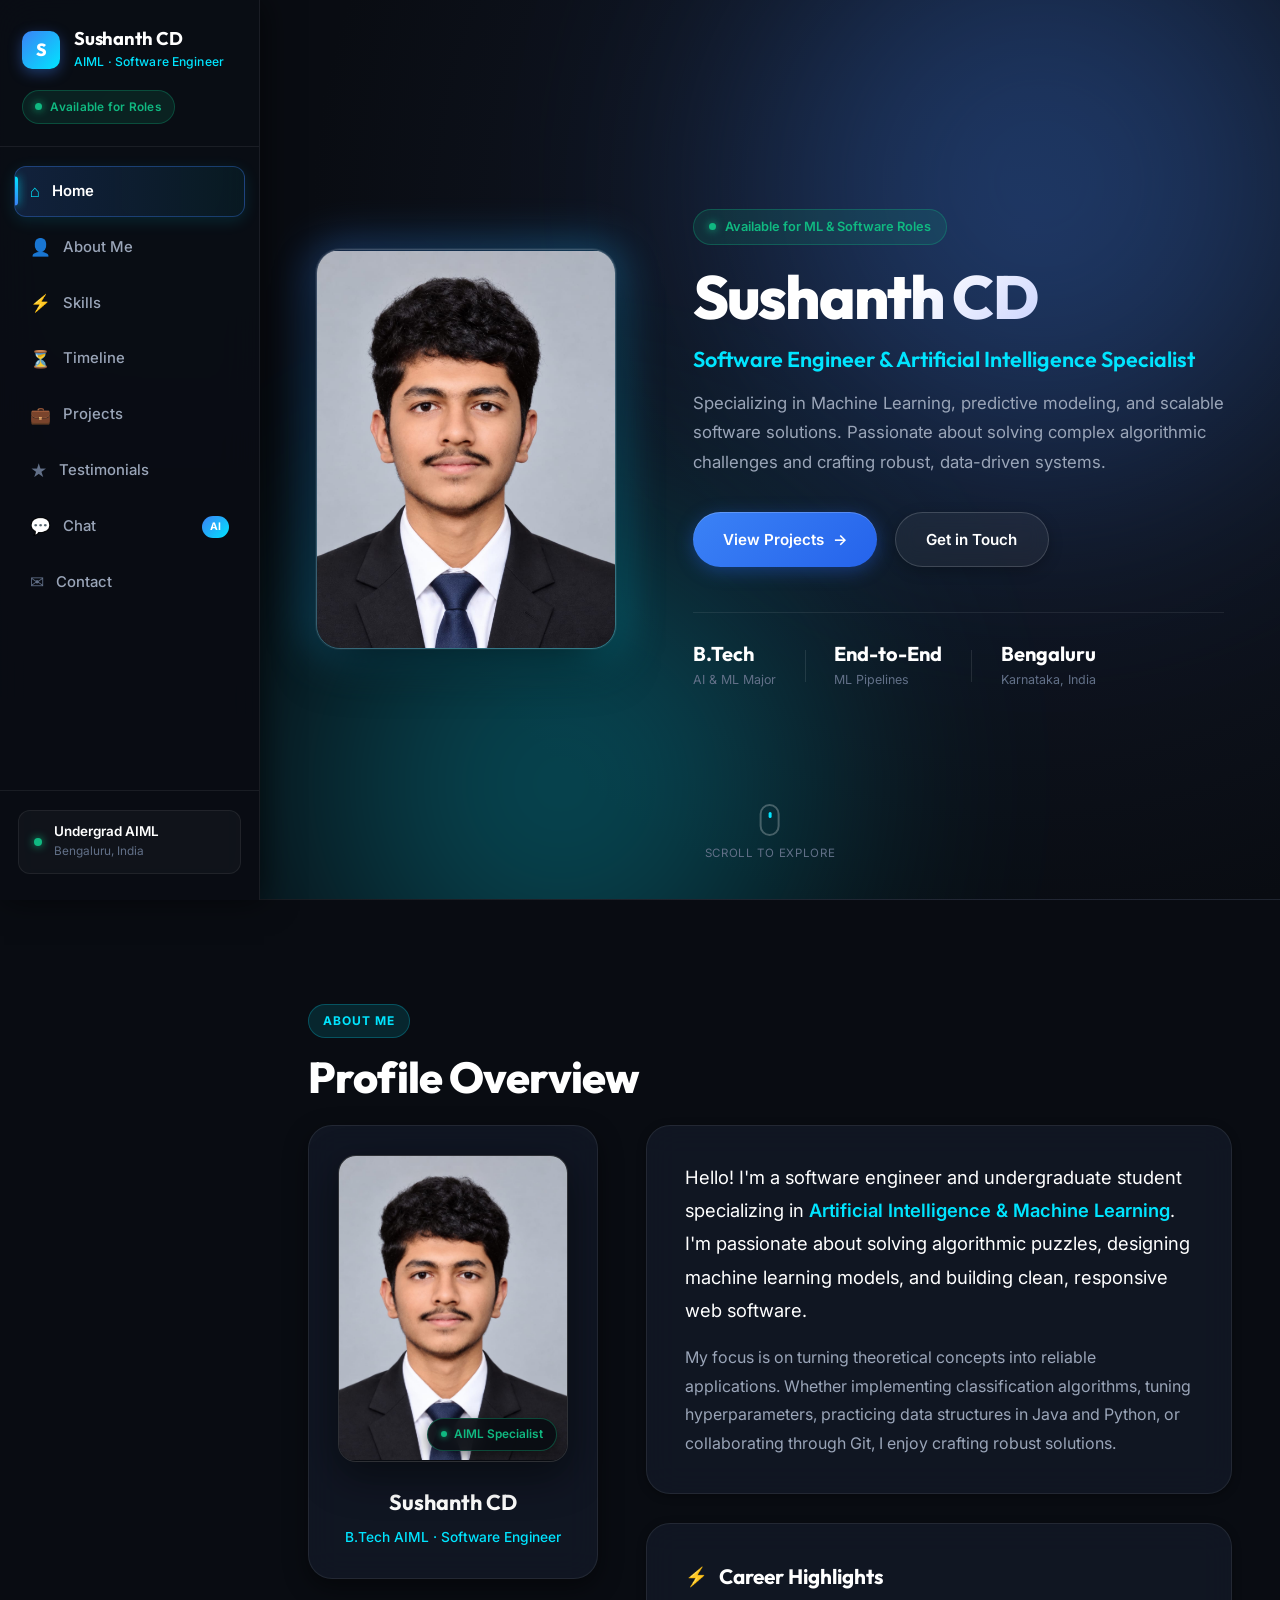
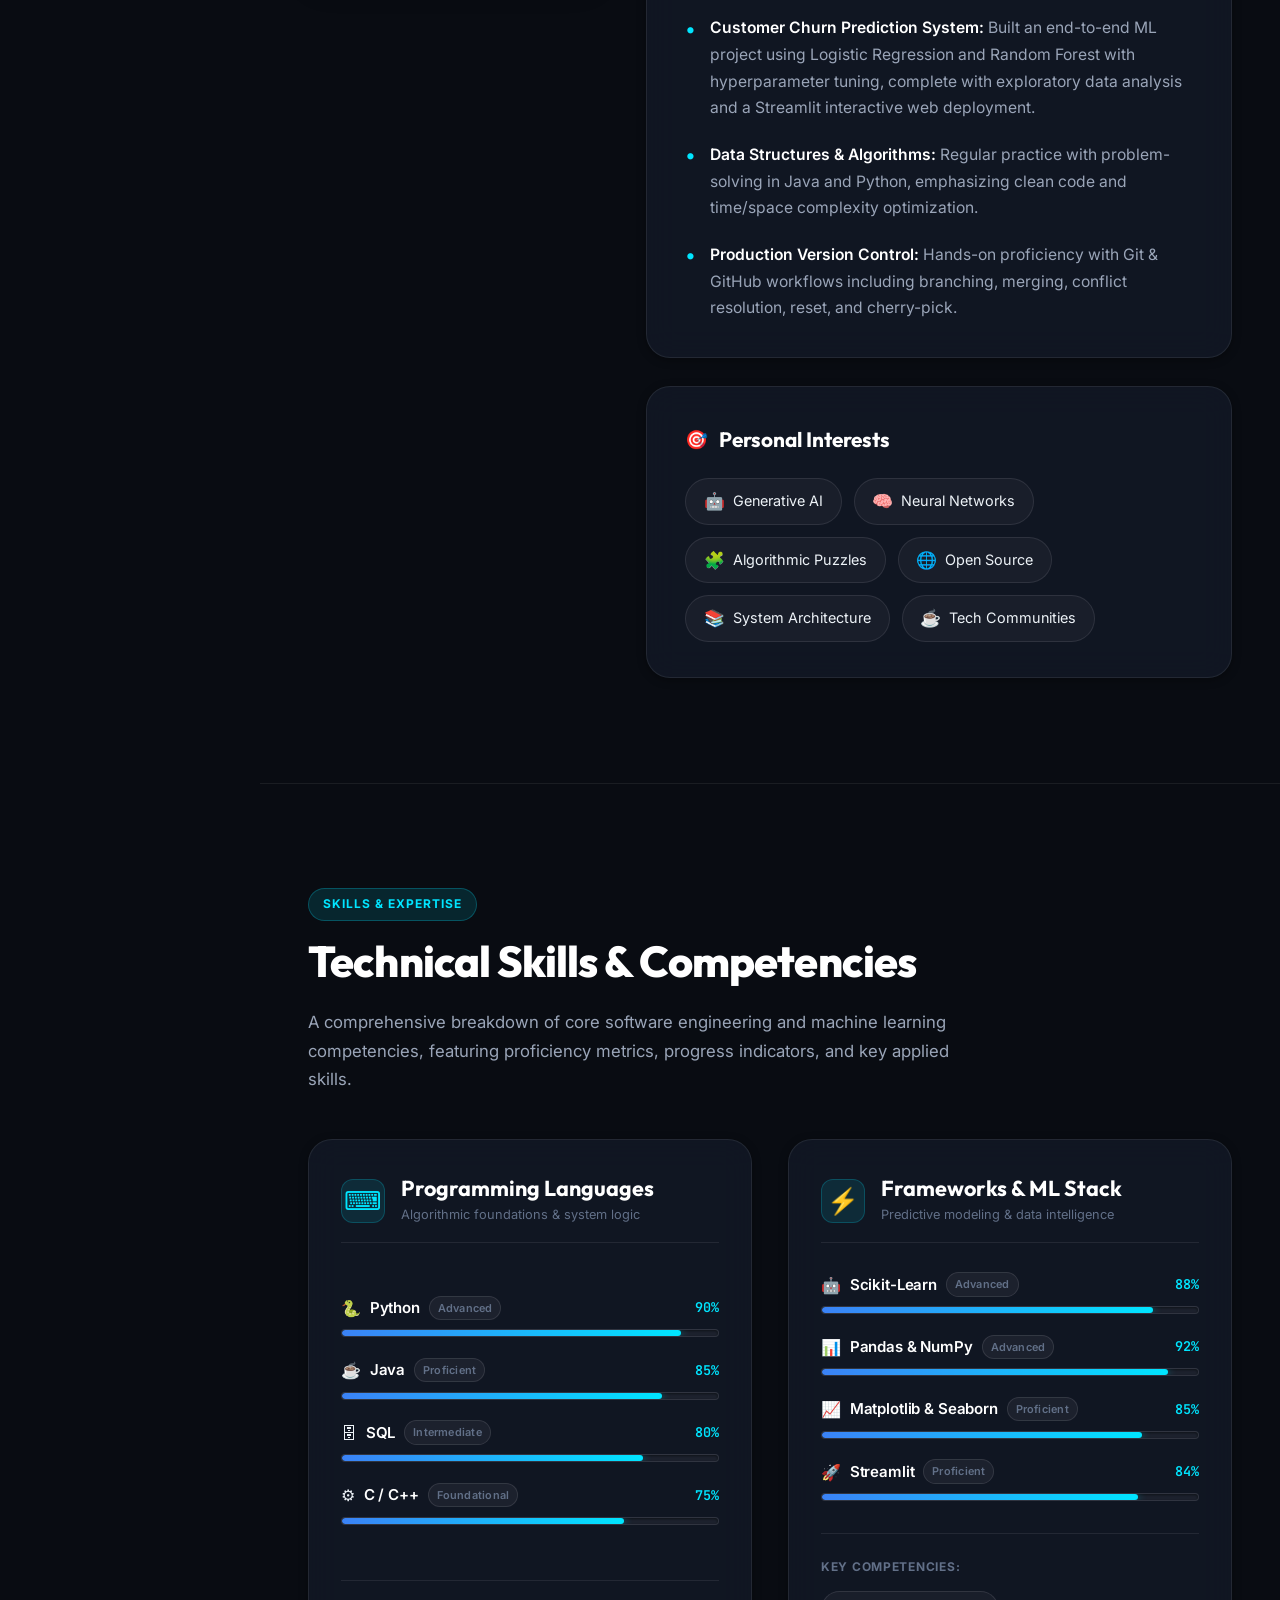
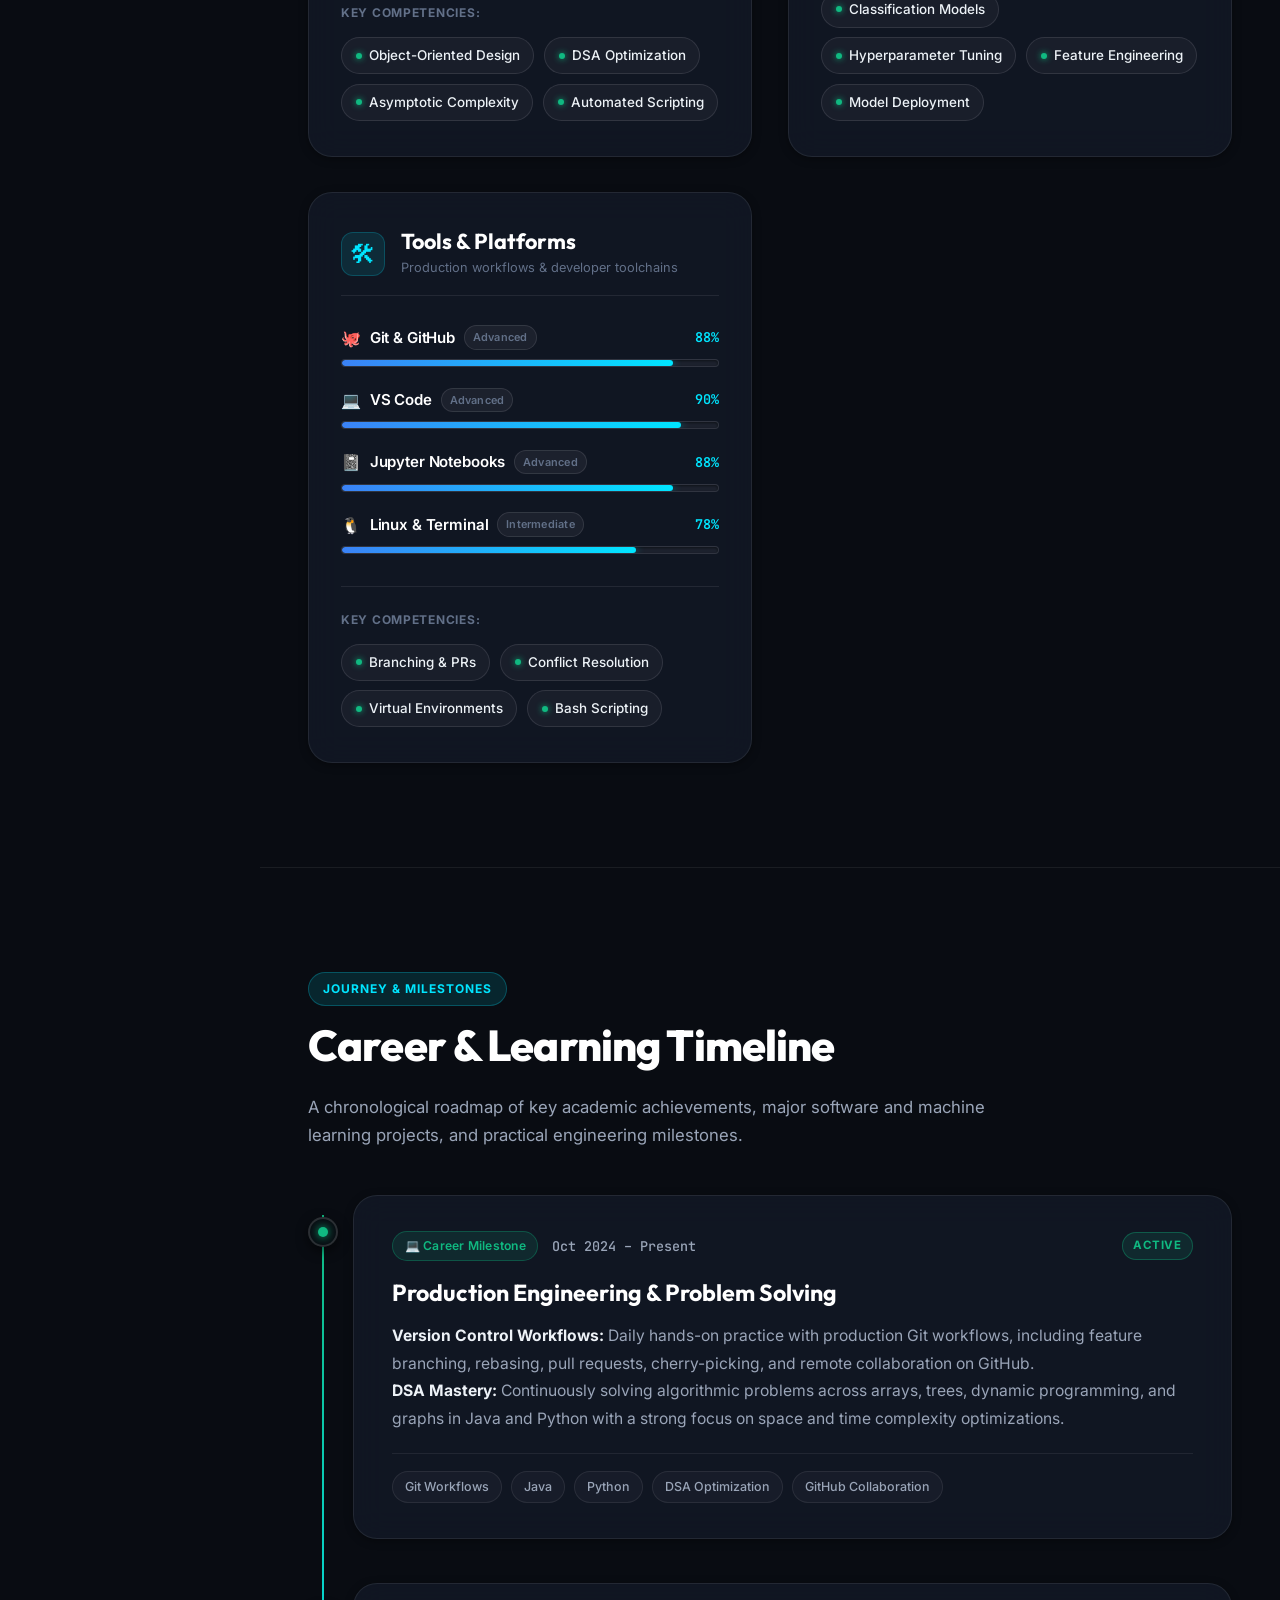
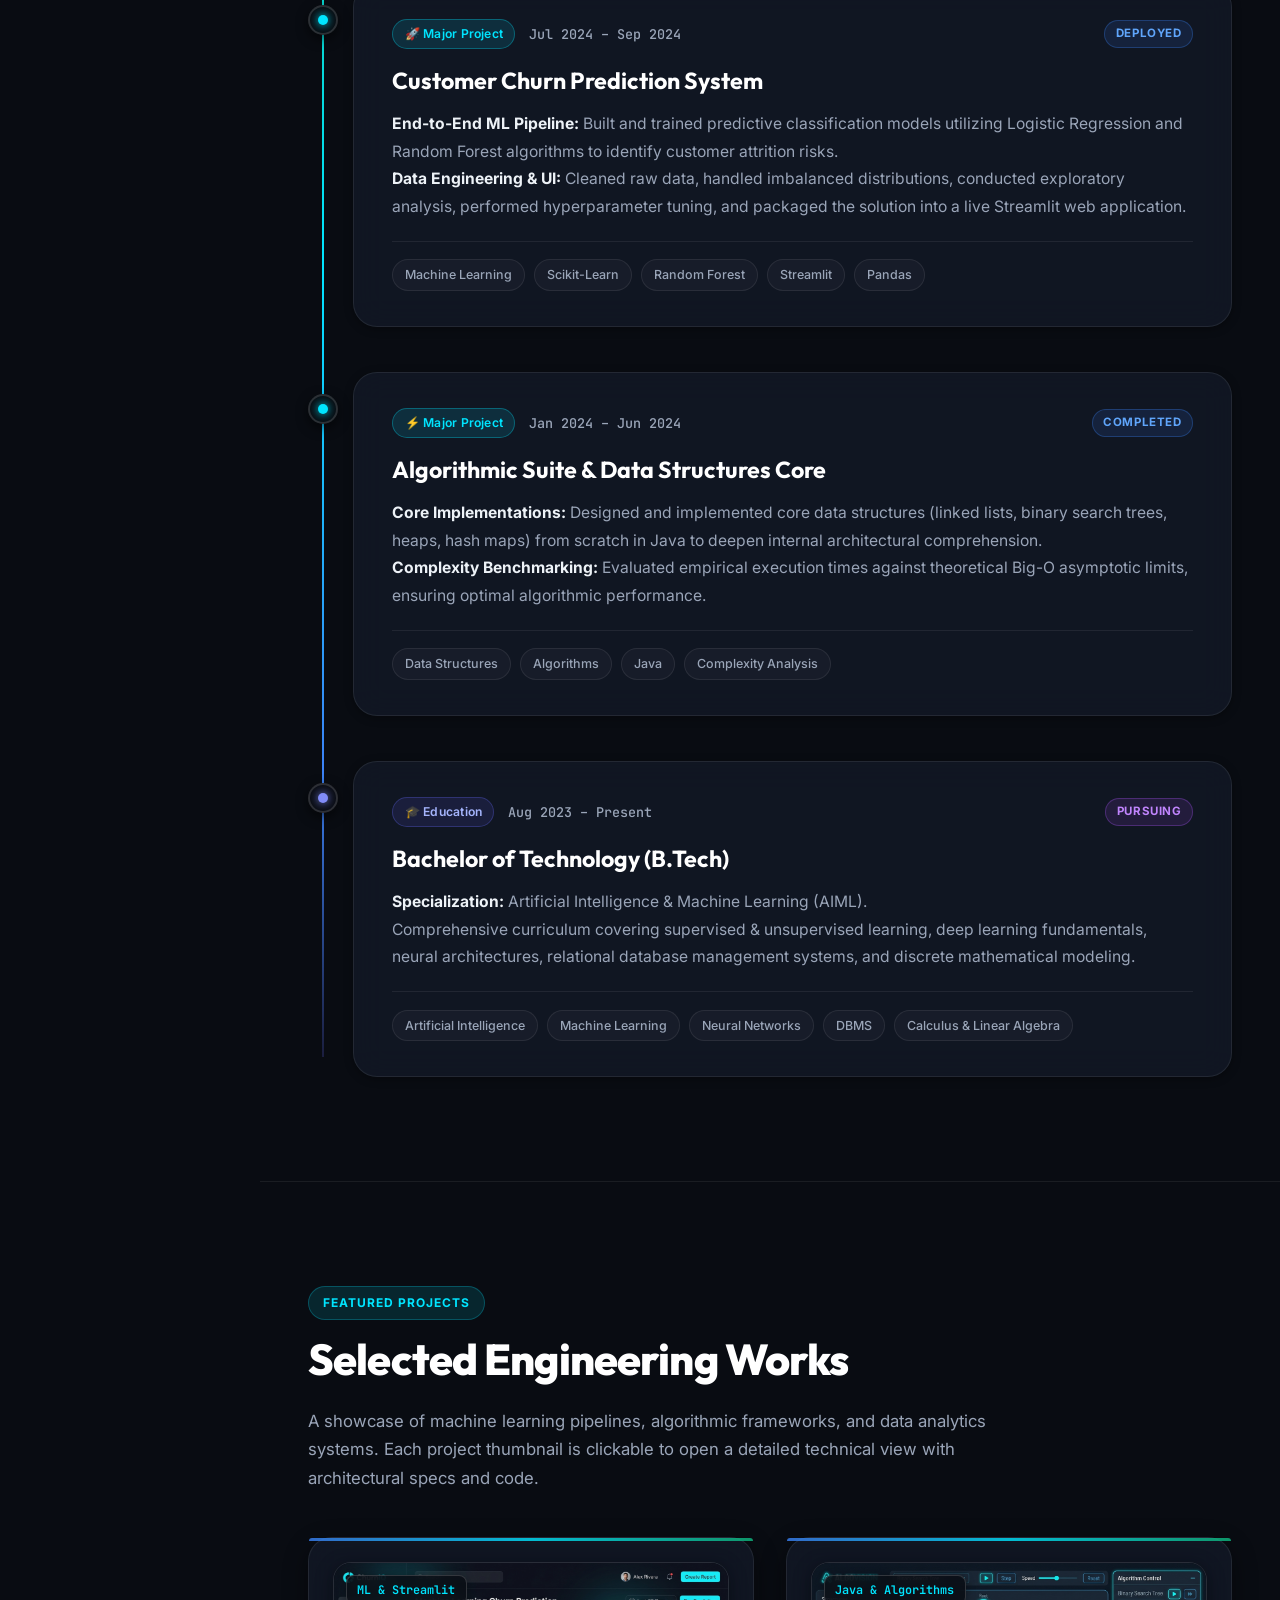
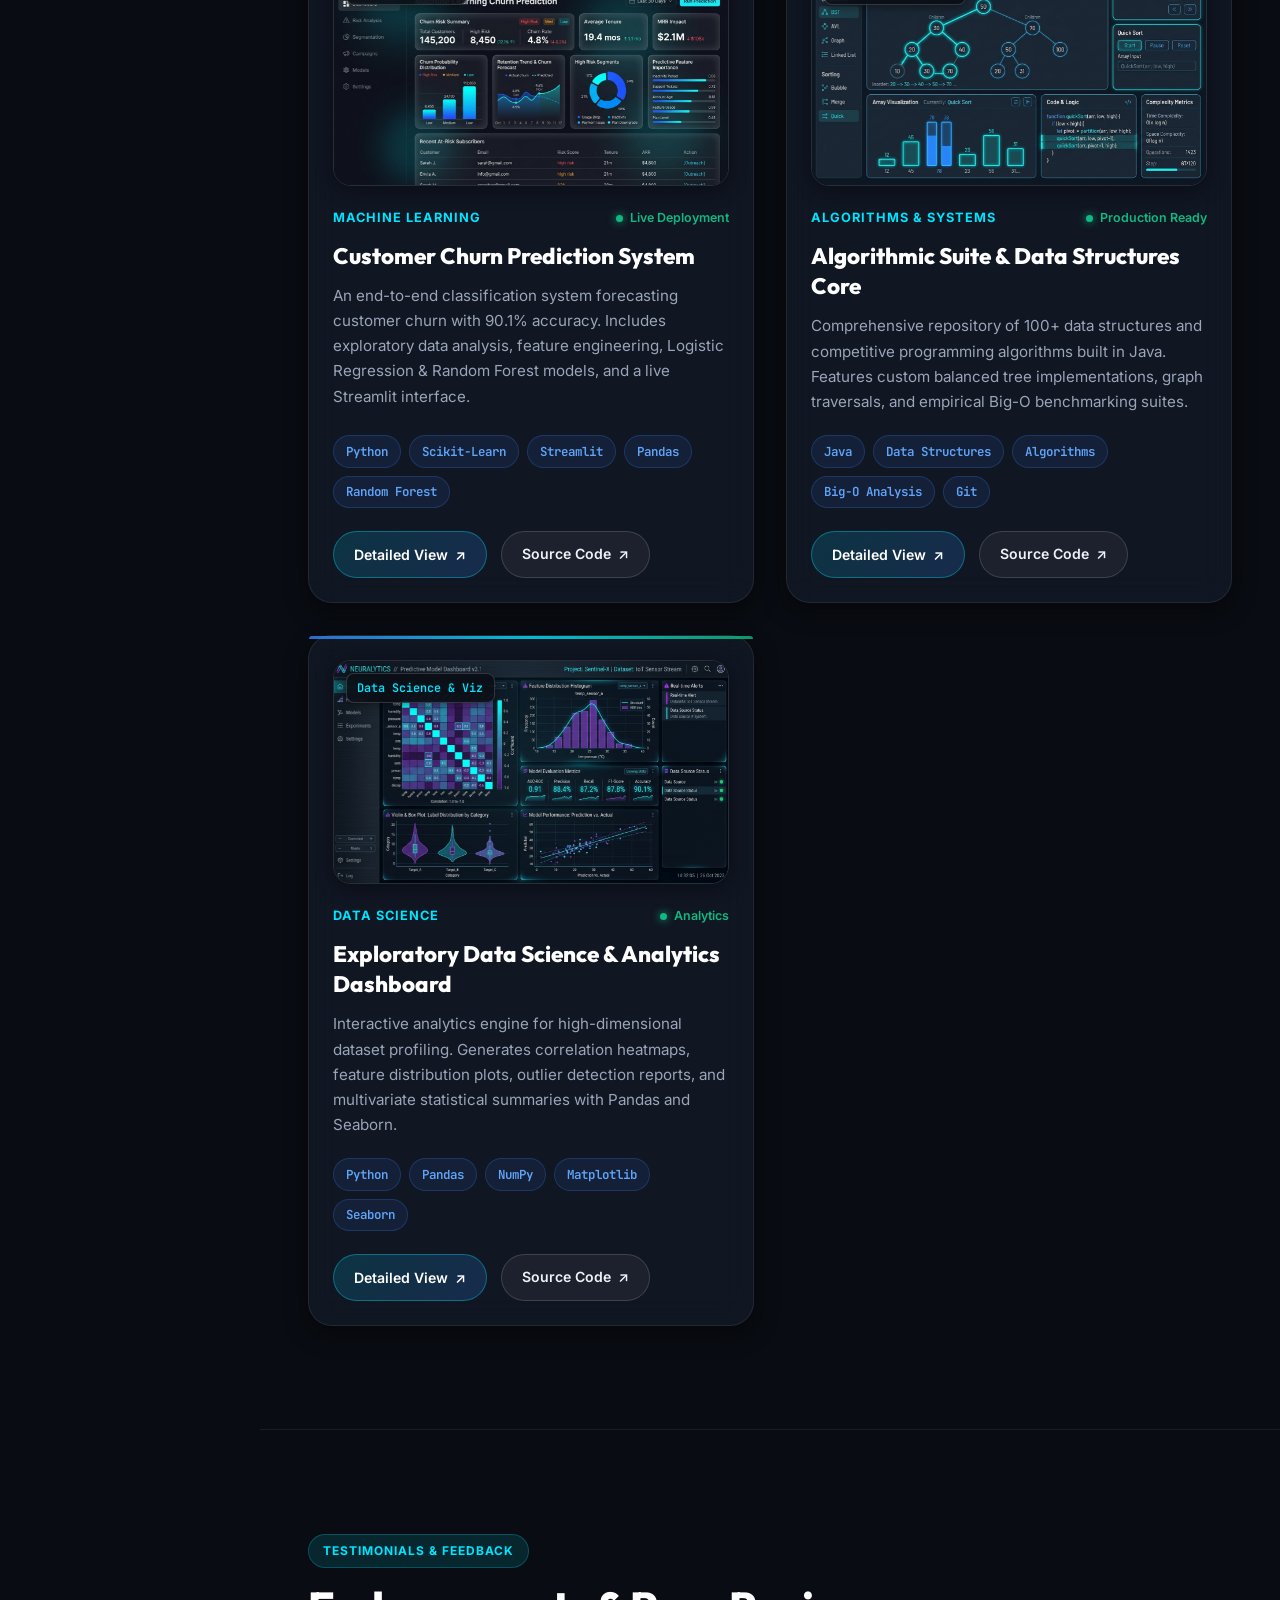
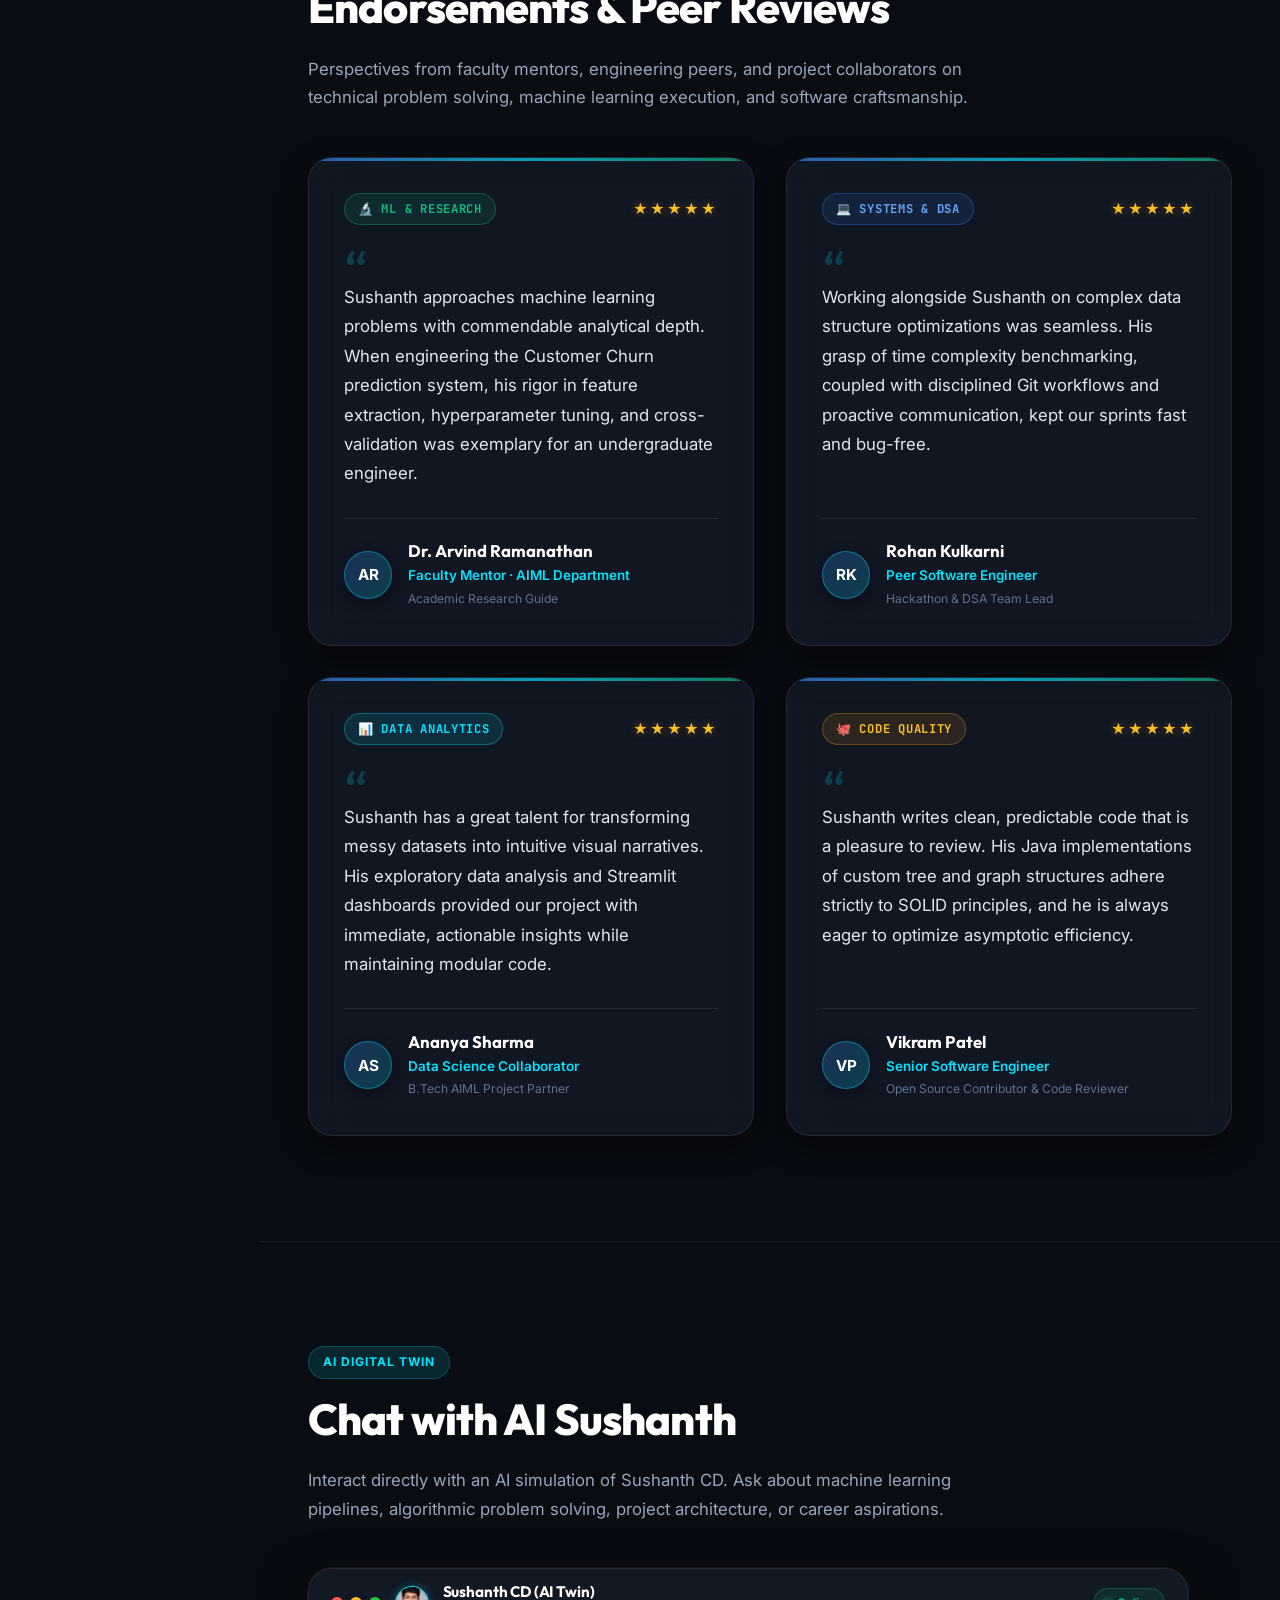
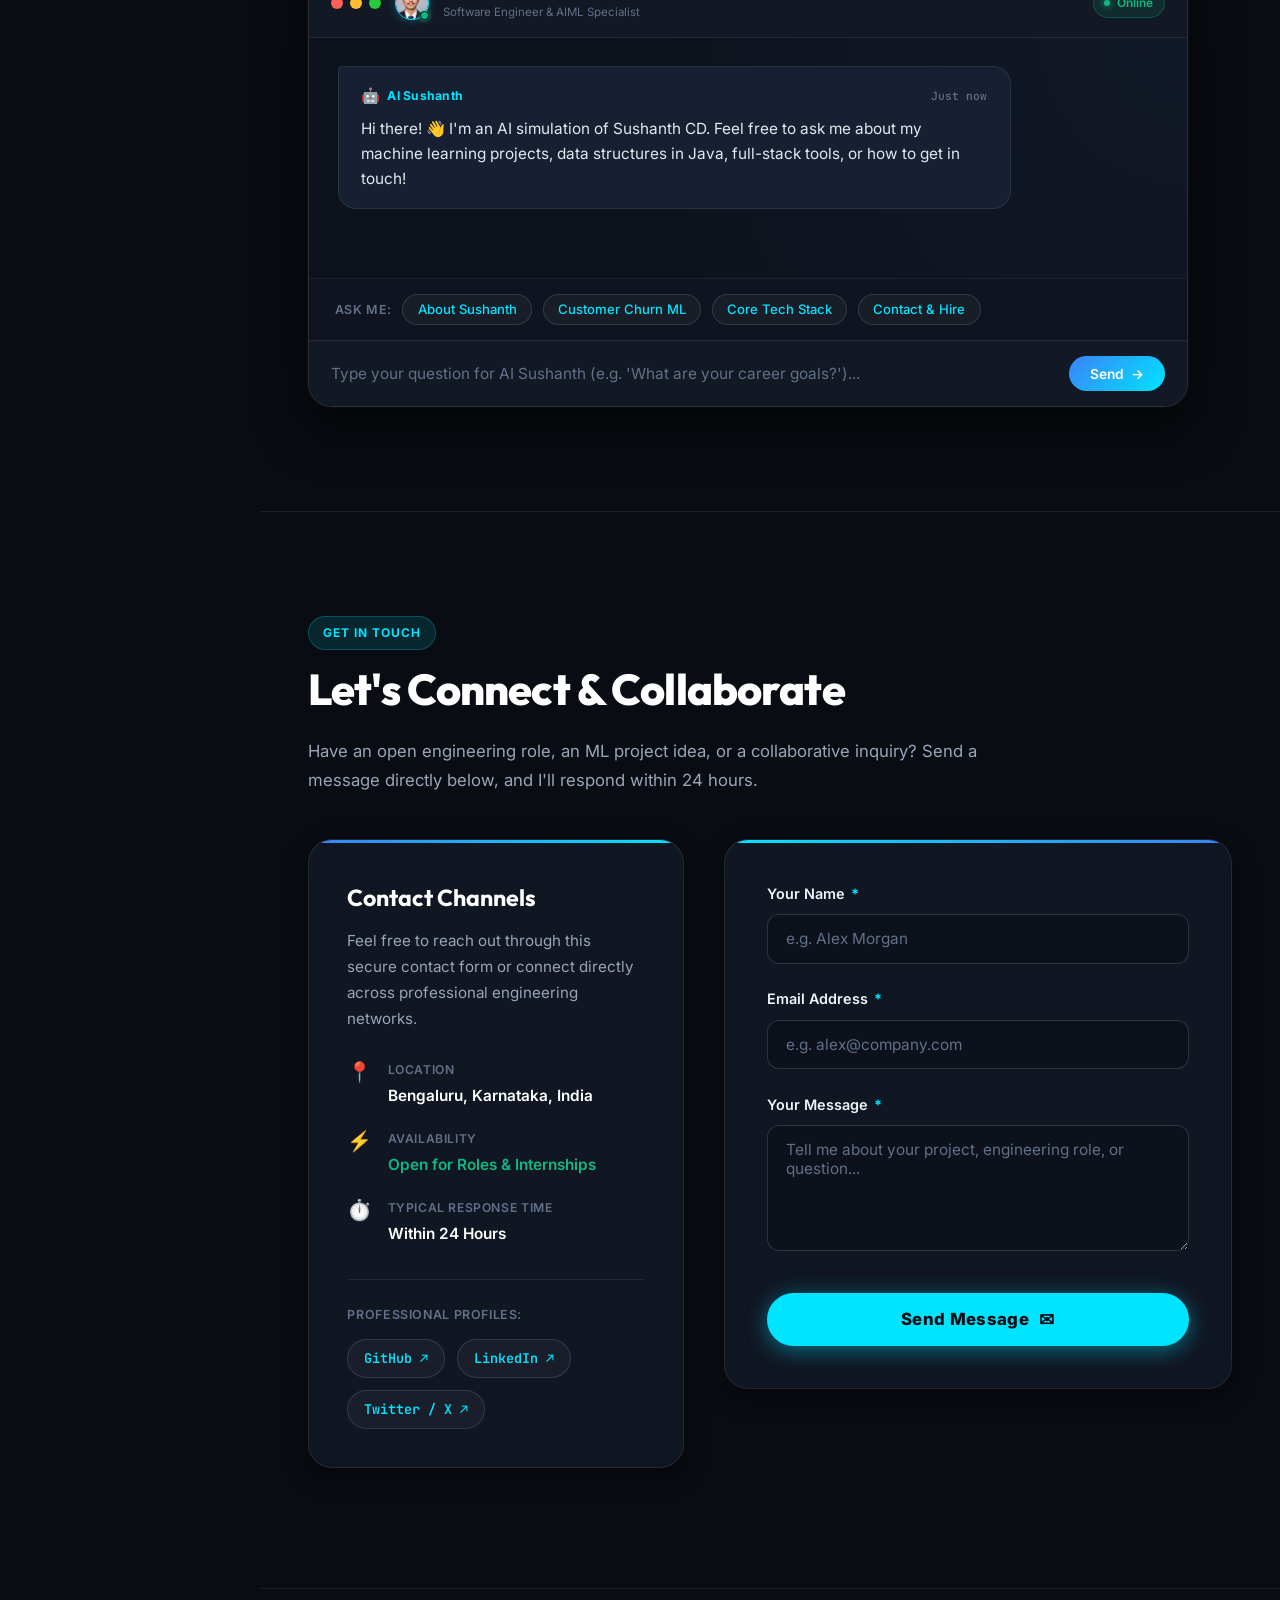
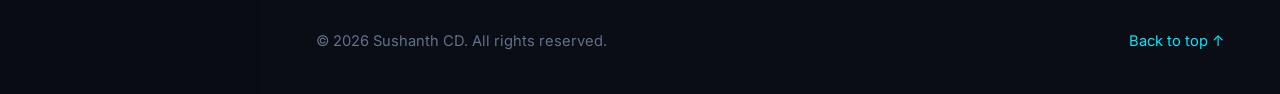
<file: index.html>
<!DOCTYPE html>
<html lang="en">

<head>
  <meta charset="UTF-8" />
  <meta name="viewport" content="width=device-width, initial-scale=1.0" />
  <meta name="color-scheme" content="light dark" />
  <meta name="description" content="Portfolio website of a software engineer — projects, skills, and experience." />
  <title>Sushanth CD — Software Engineer Portfolio</title>

  <!-- Fonts -->
  <link rel="preconnect" href="https://fonts.googleapis.com" />
  <link rel="preconnect" href="https://fonts.gstatic.com" crossorigin />
  <link
    href="https://fonts.googleapis.com/css2?family=Inter:wght@300;400;500;600;700&family=Outfit:wght@400;500;600;700;800&family=JetBrains+Mono:wght@400;500;600&display=swap"
    rel="stylesheet" />

  <!-- Stylesheet -->
  <link rel="stylesheet" href="index.css" />
</head>

<body>
  <!-- Mobile Top Bar for small viewports -->
  <header id="mobile-top-bar" class="mobile-top-bar">
    <a href="#hero" class="mobile-logo">
      <span class="logo-mark">S</span>
      <span class="mobile-logo-text">Sushanth CD</span>
    </a>
    <button id="mobile-menu-toggle" type="button" class="mobile-menu-btn" aria-label="Toggle navigation menu"
      aria-expanded="false" aria-controls="sidebar-nav">
      <span class="hamburger-box">
        <span class="hamburger-bar"></span>
        <span class="hamburger-bar"></span>
        <span class="hamburger-bar"></span>
      </span>
    </button>
  </header>

  <!-- Backdrop for mobile drawer -->
  <div id="sidebar-backdrop" class="sidebar-backdrop" aria-hidden="true"></div>

  <!-- ===================================
       VERTICAL NAVBAR — Left side navigation
       =================================== -->
  <aside id="sidebar-nav" class="pro-sidebar" aria-label="Primary navigation">
    <div class="sidebar-header">
      <a href="#hero" class="sidebar-logo">
        <span class="logo-mark">S</span>
        <div class="sidebar-logo-details">
          <span class="sidebar-logo-text">Sushanth CD</span>
          <span class="sidebar-subtext">AIML · Software Engineer</span>
        </div>
      </a>
      <div class="pro-status-badge">
        <span class="status-indicator" aria-hidden="true"></span>
        <span class="status-text">Available for Roles</span>
      </div>
    </div>

    <nav class="sidebar-menu" aria-label="Section shortcuts">
      <ul class="nav-links">
        <li>
          <a href="#hero" class="nav-link active">
            <span class="nav-icon" aria-hidden="true">⌂</span>
            <span class="nav-label">Home</span>
          </a>
        </li>
        <li>
          <a href="#about" class="nav-link">
            <span class="nav-icon" aria-hidden="true">👤</span>
            <span class="nav-label">About Me</span>
          </a>
        </li>
        <li>
          <a href="#skills" class="nav-link">
            <span class="nav-icon" aria-hidden="true">⚡</span>
            <span class="nav-label">Skills</span>
          </a>
        </li>
        <li>
          <a href="#timeline" class="nav-link">
            <span class="nav-icon" aria-hidden="true">⏳</span>
            <span class="nav-label">Timeline</span>
          </a>
        </li>
        <li>
          <a href="#projects" class="nav-link">
            <span class="nav-icon" aria-hidden="true">💼</span>
            <span class="nav-label">Projects</span>
          </a>
        </li>
        <li>
          <a href="#testimonials" class="nav-link">
            <span class="nav-icon" aria-hidden="true">★</span>
            <span class="nav-label">Testimonials</span>
          </a>
        </li>
        <li>
          <a href="#chat" class="nav-link">
            <span class="nav-icon" aria-hidden="true">💬</span>
            <span class="nav-label">Chat</span>
            <span class="nav-pill-badge">AI</span>
          </a>
        </li>
        <li>
          <a href="#contact" class="nav-link">
            <span class="nav-icon" aria-hidden="true">✉</span>
            <span class="nav-label">Contact</span>
          </a>
        </li>
      </ul>
    </nav>

    <div class="sidebar-footer">
      <div class="sidebar-profile-card">
        <div class="status-ping-dot" aria-hidden="true"></div>
        <div class="profile-card-text">
          <span class="profile-card-title">Undergrad AIML</span>
          <span class="profile-card-sub">Bengaluru, India</span>
        </div>
      </div>
    </div>
  </aside>

  <!-- ===================================
       MAIN — All page content sections
       =================================== -->
  <main>

    <!-- ——— HERO SECTION ——— -->
    <!-- Full-viewport intro -->
    <section id="hero" aria-label="Introduction">
      <!-- Decorative gradient mesh rendered via CSS -->
      <div class="hero-bg-mesh" aria-hidden="true"></div>

      <div class="hero-content">
        <!-- Profile image -->
        <div class="hero-portrait">
          <img src="Sush proff pic.jpeg" alt="Portrait of Sushanth CD" width="280" height="373" />
        </div>

        <div class="hero-text">
          <div class="hero-status-pill">
            <span class="status-pulse-dot" aria-hidden="true"></span>
            <span>Available for ML &amp; Software Roles</span>
          </div>
          <h1 class="hero-name">Sushanth CD</h1>
          <p class="hero-tagline">
            Software Engineer &amp; Artificial Intelligence Specialist
          </p>
          <p class="hero-subtext">
            Specializing in Machine Learning, predictive modeling, and scalable software solutions. Passionate about
            solving complex algorithmic challenges and crafting robust, data-driven systems.
          </p>
          <div class="hero-cta">
            <a href="#projects" class="btn btn-primary">
              <span>View Projects</span>
              <span class="btn-arrow" aria-hidden="true">→</span>
            </a>
            <a href="#contact" class="btn btn-secondary">Get in Touch</a>
          </div>
          <div class="hero-stats">
            <div class="stat-item">
              <span class="stat-number">B.Tech</span>
              <span class="stat-label">AI &amp; ML Major</span>
            </div>
            <div class="stat-divider" aria-hidden="true"></div>
            <div class="stat-item">
              <span class="stat-number">End-to-End</span>
              <span class="stat-label">ML Pipelines</span>
            </div>
            <div class="stat-divider" aria-hidden="true"></div>
            <div class="stat-item">
              <span class="stat-number">Bengaluru</span>
              <span class="stat-label">Karnataka, India</span>
            </div>
          </div>
        </div>
      </div>

      <!-- Modern scroll indicator -->
      <div class="scroll-indicator" aria-hidden="true">
        <span class="mouse-icon">
          <span class="mouse-wheel"></span>
        </span>
        <span class="scroll-text">Scroll to explore</span>
      </div>
    </section>

    <!-- ——— ABOUT SECTION ——— -->
    <!-- Clean, minimalistic profile with professional photo, bio, career highlights & interests -->
    <section id="about" aria-labelledby="about-heading">
      <div class="section-tag">ABOUT ME</div>
      <h2 id="about-heading">Profile Overview</h2>

      <div class="about-container">
        <!-- Left Column: Professional Photo Card -->
        <aside class="about-avatar-card">
          <div class="avatar-frame">
            <img src="Sush proff pic.jpeg" alt="Portrait of Sushanth CD" width="260" height="347"
              class="about-avatar-img" />
            <div class="avatar-badge">
              <span class="avatar-pulse-dot" aria-hidden="true"></span>
              <span>AIML Specialist</span>
            </div>
          </div>
          <div class="avatar-info">
            <h3 class="avatar-name">Sushanth CD</h3>
            <p class="avatar-role">B.Tech AIML · Software Engineer</p>
          </div>
        </aside>

        <!-- Right Column: Bio, Career Highlights & Personal Interests -->
        <div class="about-details">
          <!-- Short Bio -->
          <div class="about-card-block">
            <p class="about-bio-lead">
              Hello! I'm a software engineer and undergraduate student specializing in <strong>Artificial Intelligence
                &amp; Machine Learning</strong>. I'm passionate about solving algorithmic puzzles, designing machine
              learning models, and building clean, responsive web software.
            </p>
            <p class="about-bio-text">
              My focus is on turning theoretical concepts into reliable applications. Whether implementing
              classification algorithms, tuning hyperparameters, practicing data structures in Java and Python, or
              collaborating through Git, I enjoy crafting robust solutions.
            </p>
          </div>

          <!-- Career Highlights -->
          <div class="about-card-block">
            <h3 class="card-block-title">
              <span class="title-glyph" aria-hidden="true">⚡</span>
              Career Highlights
            </h3>
            <ul class="highlights-list">
              <li>
                <span class="highlight-bullet" aria-hidden="true">•</span>
                <div>
                  <strong>Customer Churn Prediction System:</strong> Built an end-to-end ML project using Logistic
                  Regression and Random Forest with hyperparameter tuning, complete with exploratory data analysis and a
                  Streamlit interactive web deployment.
                </div>
              </li>
              <li>
                <span class="highlight-bullet" aria-hidden="true">•</span>
                <div>
                  <strong>Data Structures &amp; Algorithms:</strong> Regular practice with problem-solving in Java and
                  Python, emphasizing clean code and time/space complexity optimization.
                </div>
              </li>
              <li>
                <span class="highlight-bullet" aria-hidden="true">•</span>
                <div>
                  <strong>Production Version Control:</strong> Hands-on proficiency with Git &amp; GitHub workflows
                  including branching, merging, conflict resolution, reset, and cherry-pick.
                </div>
              </li>
            </ul>
          </div>

          <!-- Personal Interests -->
          <div class="about-card-block">
            <h3 class="card-block-title">
              <span class="title-glyph" aria-hidden="true">🎯</span>
              Personal Interests
            </h3>
            <div class="interests-chips">
              <span class="interest-chip"><span class="chip-icon">🤖</span> Generative AI</span>
              <span class="interest-chip"><span class="chip-icon">🧠</span> Neural Networks</span>
              <span class="interest-chip"><span class="chip-icon">🧩</span> Algorithmic Puzzles</span>
              <span class="interest-chip"><span class="chip-icon">🌐</span> Open Source</span>
              <span class="interest-chip"><span class="chip-icon">📚</span> System Architecture</span>
              <span class="interest-chip"><span class="chip-icon">☕</span> Tech Communities</span>
            </div>
          </div>
        </div>
      </div>
    </section>

    <!-- ——— SKILLS SECTION ——— -->
    <!-- Core competencies: Programming languages, ML frameworks, and development tools -->
    <section id="skills" aria-labelledby="skills-heading">
      <div class="section-tag">SKILLS &amp; EXPERTISE</div>
      <h2 id="skills-heading">Technical Skills &amp; Competencies</h2>
      <p class="section-desc">
        A comprehensive breakdown of core software engineering and machine learning competencies, featuring proficiency
        metrics, progress indicators, and key applied skills.
      </p>

      <div class="skills-grid">
        <!-- ==============================================
             CARD 1: Programming Languages
             Highlights algorithmic problem solving, object-oriented design,
             and foundational computing capabilities.
             ============================================== -->
        <article class="skill-card">
          <div class="skill-card-header">
            <span class="skill-icon" aria-hidden="true">⌨</span>
            <div class="skill-header-text">
              <h3>Programming Languages</h3>
              <p class="skill-header-sub">Algorithmic foundations &amp; system logic</p>
            </div>
          </div>

          <!-- Progress Bars List -->
          <div class="skill-bars-list">
            <!-- Python: Core language for AI/ML modeling, algorithm design, data analysis, and automation scripting -->
            <div class="skill-item">
              <div class="skill-meta">
                <div class="skill-name-group">
                  <span class="tech-icon" aria-hidden="true">🐍</span>
                  <span class="skill-name">Python</span>
                  <span class="skill-level-tag">Advanced</span>
                </div>
                <span class="skill-percent">90%</span>
              </div>
              <div class="skill-track" role="progressbar" aria-valuenow="90" aria-valuemin="0" aria-valuemax="100"
                aria-label="Python proficiency: 90%">
                <div class="skill-fill" style="--level: 90%;"></div>
              </div>
            </div>

            <!-- Java: Primary language for Data Structures, Algorithms, object-oriented architecture, and robust coding -->
            <div class="skill-item">
              <div class="skill-meta">
                <div class="skill-name-group">
                  <span class="tech-icon" aria-hidden="true">☕</span>
                  <span class="skill-name">Java</span>
                  <span class="skill-level-tag">Proficient</span>
                </div>
                <span class="skill-percent">85%</span>
              </div>
              <div class="skill-track" role="progressbar" aria-valuenow="85" aria-valuemin="0" aria-valuemax="100"
                aria-label="Java proficiency: 85%">
                <div class="skill-fill" style="--level: 85%;"></div>
              </div>
            </div>

            <!-- SQL: Relational database queries, schema structuring, data extraction, and dataset aggregation for analytics -->
            <div class="skill-item">
              <div class="skill-meta">
                <div class="skill-name-group">
                  <span class="tech-icon" aria-hidden="true">🗄</span>
                  <span class="skill-name">SQL</span>
                  <span class="skill-level-tag">Intermediate</span>
                </div>
                <span class="skill-percent">80%</span>
              </div>
              <div class="skill-track" role="progressbar" aria-valuenow="80" aria-valuemin="0" aria-valuemax="100"
                aria-label="SQL proficiency: 80%">
                <div class="skill-fill" style="--level: 80%;"></div>
              </div>
            </div>

            <!-- C / C++: Low-level systems programming concepts, pointers, memory allocation, and performance awareness -->
            <div class="skill-item">
              <div class="skill-meta">
                <div class="skill-name-group">
                  <span class="tech-icon" aria-hidden="true">⚙</span>
                  <span class="skill-name">C / C++</span>
                  <span class="skill-level-tag">Foundational</span>
                </div>
                <span class="skill-percent">75%</span>
              </div>
              <div class="skill-track" role="progressbar" aria-valuenow="75" aria-valuemin="0" aria-valuemax="100"
                aria-label="C / C++ proficiency: 75%">
                <div class="skill-fill" style="--level: 75%;"></div>
              </div>
            </div>
          </div>

          <!-- Styled Competency List: Specific software engineering focus areas -->
          <div class="skill-competencies">
            <span class="competencies-title">Key Competencies:</span>
            <ul class="skill-tags">
              <li><span class="tag-dot"></span>Object-Oriented Design</li>
              <li><span class="tag-dot"></span>DSA Optimization</li>
              <li><span class="tag-dot"></span>Asymptotic Complexity</li>
              <li><span class="tag-dot"></span>Automated Scripting</li>
            </ul>
          </div>
        </article>

        <!-- ==============================================
             CARD 2: Frameworks & Machine Learning
             Represents predictive modeling, scientific computing,
             data pipeline engineering, and statistical analysis.
             ============================================== -->
        <article class="skill-card">
          <div class="skill-card-header">
            <span class="skill-icon" aria-hidden="true">⚡</span>
            <div class="skill-header-text">
              <h3>Frameworks &amp; ML Stack</h3>
              <p class="skill-header-sub">Predictive modeling &amp; data intelligence</p>
            </div>
          </div>

          <!-- Progress Bars List -->
          <div class="skill-bars-list">
            <!-- Scikit-Learn: End-to-end ML algorithms, hyperparameter tuning, cross-validation, and performance metrics -->
            <div class="skill-item">
              <div class="skill-meta">
                <div class="skill-name-group">
                  <span class="tech-icon" aria-hidden="true">🤖</span>
                  <span class="skill-name">Scikit-Learn</span>
                  <span class="skill-level-tag">Advanced</span>
                </div>
                <span class="skill-percent">88%</span>
              </div>
              <div class="skill-track" role="progressbar" aria-valuenow="88" aria-valuemin="0" aria-valuemax="100"
                aria-label="Scikit-Learn proficiency: 88%">
                <div class="skill-fill" style="--level: 88%;"></div>
              </div>
            </div>

            <!-- Pandas & NumPy: Tabular data wrangling, matrix manipulation, vectorization, and data transformation -->
            <div class="skill-item">
              <div class="skill-meta">
                <div class="skill-name-group">
                  <span class="tech-icon" aria-hidden="true">📊</span>
                  <span class="skill-name">Pandas &amp; NumPy</span>
                  <span class="skill-level-tag">Advanced</span>
                </div>
                <span class="skill-percent">92%</span>
              </div>
              <div class="skill-track" role="progressbar" aria-valuenow="92" aria-valuemin="0" aria-valuemax="100"
                aria-label="Pandas & NumPy proficiency: 92%">
                <div class="skill-fill" style="--level: 92%;"></div>
              </div>
            </div>

            <!-- Matplotlib & Seaborn: Exploratory data analysis, statistical charting, heatmaps, and distribution curves -->
            <div class="skill-item">
              <div class="skill-meta">
                <div class="skill-name-group">
                  <span class="tech-icon" aria-hidden="true">📈</span>
                  <span class="skill-name">Matplotlib &amp; Seaborn</span>
                  <span class="skill-level-tag">Proficient</span>
                </div>
                <span class="skill-percent">85%</span>
              </div>
              <div class="skill-track" role="progressbar" aria-valuenow="85" aria-valuemin="0" aria-valuemax="100"
                aria-label="Matplotlib & Seaborn proficiency: 85%">
                <div class="skill-fill" style="--level: 85%;"></div>
              </div>
            </div>

            <!-- Streamlit: Interactive web interface deployment for machine learning models and data dashboarding -->
            <div class="skill-item">
              <div class="skill-meta">
                <div class="skill-name-group">
                  <span class="tech-icon" aria-hidden="true">🚀</span>
                  <span class="skill-name">Streamlit</span>
                  <span class="skill-level-tag">Proficient</span>
                </div>
                <span class="skill-percent">84%</span>
              </div>
              <div class="skill-track" role="progressbar" aria-valuenow="84" aria-valuemin="0" aria-valuemax="100"
                aria-label="Streamlit proficiency: 84%">
                <div class="skill-fill" style="--level: 84%;"></div>
              </div>
            </div>
          </div>

          <!-- Styled Competency List: Specific machine learning focus areas -->
          <div class="skill-competencies">
            <span class="competencies-title">Key Competencies:</span>
            <ul class="skill-tags">
              <li><span class="tag-dot"></span>Classification Models</li>
              <li><span class="tag-dot"></span>Hyperparameter Tuning</li>
              <li><span class="tag-dot"></span>Feature Engineering</li>
              <li><span class="tag-dot"></span>Model Deployment</li>
            </ul>
          </div>
        </article>

        <!-- ==============================================
             CARD 3: Tools & Platforms
             Demonstrates production software engineering workflows,
             collaborative version control, and development environments.
             ============================================== -->
        <article class="skill-card">
          <div class="skill-card-header">
            <span class="skill-icon" aria-hidden="true">🛠</span>
            <div class="skill-header-text">
              <h3>Tools &amp; Platforms</h3>
              <p class="skill-header-sub">Production workflows &amp; developer toolchains</p>
            </div>
          </div>

          <!-- Progress Bars List -->
          <div class="skill-bars-list">
            <!-- Git & GitHub: Version control, branch strategies, conflict resolution, rebase, and code collaboration -->
            <div class="skill-item">
              <div class="skill-meta">
                <div class="skill-name-group">
                  <span class="tech-icon" aria-hidden="true">🐙</span>
                  <span class="skill-name">Git &amp; GitHub</span>
                  <span class="skill-level-tag">Advanced</span>
                </div>
                <span class="skill-percent">88%</span>
              </div>
              <div class="skill-track" role="progressbar" aria-valuenow="88" aria-valuemin="0" aria-valuemax="100"
                aria-label="Git & GitHub proficiency: 88%">
                <div class="skill-fill" style="--level: 88%;"></div>
              </div>
            </div>

            <!-- VS Code: Primary modern code editor with linting, language servers, terminal integration, and debugging -->
            <div class="skill-item">
              <div class="skill-meta">
                <div class="skill-name-group">
                  <span class="tech-icon" aria-hidden="true">💻</span>
                  <span class="skill-name">VS Code</span>
                  <span class="skill-level-tag">Advanced</span>
                </div>
                <span class="skill-percent">90%</span>
              </div>
              <div class="skill-track" role="progressbar" aria-valuenow="90" aria-valuemin="0" aria-valuemax="100"
                aria-label="VS Code proficiency: 90%">
                <div class="skill-fill" style="--level: 90%;"></div>
              </div>
            </div>

            <!-- Jupyter Notebooks: Reproducible machine learning experiments, data storytelling, and step-by-step prototyping -->
            <div class="skill-item">
              <div class="skill-meta">
                <div class="skill-name-group">
                  <span class="tech-icon" aria-hidden="true">📓</span>
                  <span class="skill-name">Jupyter Notebooks</span>
                  <span class="skill-level-tag">Advanced</span>
                </div>
                <span class="skill-percent">88%</span>
              </div>
              <div class="skill-track" role="progressbar" aria-valuenow="88" aria-valuemin="0" aria-valuemax="100"
                aria-label="Jupyter Notebooks proficiency: 88%">
                <div class="skill-fill" style="--level: 88%;"></div>
              </div>
            </div>

            <!-- Linux & Shell: CLI operations, bash commands, package management, virtual environments, and automation -->
            <div class="skill-item">
              <div class="skill-meta">
                <div class="skill-name-group">
                  <span class="tech-icon" aria-hidden="true">🐧</span>
                  <span class="skill-name">Linux &amp; Terminal</span>
                  <span class="skill-level-tag">Intermediate</span>
                </div>
                <span class="skill-percent">78%</span>
              </div>
              <div class="skill-track" role="progressbar" aria-valuenow="78" aria-valuemin="0" aria-valuemax="100"
                aria-label="Linux & Terminal proficiency: 78%">
                <div class="skill-fill" style="--level: 78%;"></div>
              </div>
            </div>
          </div>

          <!-- Styled Competency List: Specific tooling and workflow focus areas -->
          <div class="skill-competencies">
            <span class="competencies-title">Key Competencies:</span>
            <ul class="skill-tags">
              <li><span class="tag-dot"></span>Branching &amp; PRs</li>
              <li><span class="tag-dot"></span>Conflict Resolution</li>
              <li><span class="tag-dot"></span>Virtual Environments</li>
              <li><span class="tag-dot"></span>Bash Scripting</li>
            </ul>
          </div>
        </article>
      </div>
    </section>

    <!-- ——— TIMELINE SECTION ——— -->
    <!-- Chronological journey: Education, major projects, and career milestones -->
    <section id="timeline" aria-labelledby="timeline-heading">
      <div class="section-tag">JOURNEY &amp; MILESTONES</div>
      <h2 id="timeline-heading">Career &amp; Learning Timeline</h2>
      <p class="section-desc">
        A chronological roadmap of key academic achievements, major software and machine learning projects, and
        practical engineering milestones.
      </p>

      <ol class="timeline-list">
        <!-- Milestone 1: Career Milestone / Practical Engineering (Current) -->
        <li class="timeline-item">
          <div class="timeline-dot dot-current" aria-hidden="true">
            <span class="dot-inner"></span>
          </div>
          <div class="timeline-card">
            <div class="timeline-meta">
              <div class="meta-left">
                <span class="timeline-category-tag tag-milestone">💻 Career Milestone</span>
                <time datetime="2024-10" class="timeline-time">Oct 2024 – Present</time>
              </div>
              <span class="timeline-badge badge-active">ACTIVE</span>
            </div>
            <h3 class="timeline-role">Production Engineering &amp; Problem Solving</h3>
            <p class="timeline-desc">
              <strong>Version Control Workflows:</strong> Daily hands-on practice with production Git workflows,
              including feature branching, rebasing, pull requests, cherry-picking, and remote collaboration on
              GitHub.<br />
              <strong>DSA Mastery:</strong> Continuously solving algorithmic problems across arrays, trees, dynamic
              programming, and graphs in Java and Python with a strong focus on space and time complexity optimizations.
            </p>
            <ul class="timeline-tags">
              <li>Git Workflows</li>
              <li>Java</li>
              <li>Python</li>
              <li>DSA Optimization</li>
              <li>GitHub Collaboration</li>
            </ul>
          </div>
        </li>

        <!-- Milestone 2: Major Project (Customer Churn Predictor) -->
        <li class="timeline-item">
          <div class="timeline-dot dot-project" aria-hidden="true">
            <span class="dot-inner"></span>
          </div>
          <div class="timeline-card">
            <div class="timeline-meta">
              <div class="meta-left">
                <span class="timeline-category-tag tag-project">🚀 Major Project</span>
                <time datetime="2024-07" class="timeline-time">Jul 2024 – Sep 2024</time>
              </div>
              <span class="timeline-badge badge-complete">DEPLOYED</span>
            </div>
            <h3 class="timeline-role">Customer Churn Prediction System</h3>
            <p class="timeline-desc">
              <strong>End-to-End ML Pipeline:</strong> Built and trained predictive classification models utilizing
              Logistic Regression and Random Forest algorithms to identify customer attrition risks.<br />
              <strong>Data Engineering &amp; UI:</strong> Cleaned raw data, handled imbalanced distributions, conducted
              exploratory analysis, performed hyperparameter tuning, and packaged the solution into a live Streamlit web
              application.
            </p>
            <ul class="timeline-tags">
              <li>Machine Learning</li>
              <li>Scikit-Learn</li>
              <li>Random Forest</li>
              <li>Streamlit</li>
              <li>Pandas</li>
            </ul>
          </div>
        </li>

        <!-- Milestone 3: Major Project / Algorithmic Suite -->
        <li class="timeline-item">
          <div class="timeline-dot dot-project" aria-hidden="true">
            <span class="dot-inner"></span>
          </div>
          <div class="timeline-card">
            <div class="timeline-meta">
              <div class="meta-left">
                <span class="timeline-category-tag tag-project">⚡ Major Project</span>
                <time datetime="2024-01" class="timeline-time">Jan 2024 – Jun 2024</time>
              </div>
              <span class="timeline-badge badge-complete">COMPLETED</span>
            </div>
            <h3 class="timeline-role">Algorithmic Suite &amp; Data Structures Core</h3>
            <p class="timeline-desc">
              <strong>Core Implementations:</strong> Designed and implemented core data structures (linked lists, binary
              search trees, heaps, hash maps) from scratch in Java to deepen internal architectural comprehension.<br />
              <strong>Complexity Benchmarking:</strong> Evaluated empirical execution times against theoretical Big-O
              asymptotic limits, ensuring optimal algorithmic performance.
            </p>
            <ul class="timeline-tags">
              <li>Data Structures</li>
              <li>Algorithms</li>
              <li>Java</li>
              <li>Complexity Analysis</li>
            </ul>
          </div>
        </li>

        <!-- Milestone 4: Education (B.Tech Degree) -->
        <li class="timeline-item">
          <div class="timeline-dot dot-education" aria-hidden="true">
            <span class="dot-inner"></span>
          </div>
          <div class="timeline-card">
            <div class="timeline-meta">
              <div class="meta-left">
                <span class="timeline-category-tag tag-education">🎓 Education</span>
                <time datetime="2023-08" class="timeline-time">Aug 2023 – Present</time>
              </div>
              <span class="timeline-badge badge-pursuing">PURSUING</span>
            </div>
            <h3 class="timeline-role">Bachelor of Technology (B.Tech)</h3>
            <p class="timeline-desc">
              <strong>Specialization:</strong> Artificial Intelligence &amp; Machine Learning (AIML).<br />
              Comprehensive curriculum covering supervised &amp; unsupervised learning, deep learning fundamentals,
              neural architectures, relational database management systems, and discrete mathematical modeling.
            </p>
            <ul class="timeline-tags">
              <li>Artificial Intelligence</li>
              <li>Machine Learning</li>
              <li>Neural Networks</li>
              <li>DBMS</li>
              <li>Calculus &amp; Linear Algebra</li>
            </ul>
          </div>
        </li>
      </ol>
    </section>

    <!-- ——— PROJECTS SECTION ——— -->
    <!-- Featured engineering projects with clickable thumbnails and detailed views -->
    <section id="projects" aria-labelledby="projects-heading">
      <div class="section-tag">FEATURED PROJECTS</div>
      <h2 id="projects-heading">Selected Engineering Works</h2>
      <p class="section-desc">
        A showcase of machine learning pipelines, algorithmic frameworks, and data analytics systems. Each project
        thumbnail is clickable to open a detailed technical view with architectural specs and code.
      </p>

      <div class="projects-grid">
        <!-- ==============================================
             PROJECT 1: Customer Churn Predictor
             THUMBNAIL-TO-DETAIL CONNECTION:
             The clickable thumbnail anchor links to #modal-project-churn via data-modal-target="modal-project-churn".
             Clicking either the visual preview image or the "Detailed View" button triggers the detailed modal dialog,
             displaying the full pipeline architecture, evaluation metrics, and live demo links.
             ============================================== -->
        <article class="project-card">
          <!-- Clickable Project Thumbnail with hover overlay -->
          <a href="#modal-project-churn" class="project-thumb-link" data-modal-target="modal-project-churn"
            aria-label="Open detailed view for Customer Churn Prediction System">
            <div class="project-thumb-wrapper">
              <img src="churn-thumb.jpg" alt="Preview of Customer Churn Prediction Dashboard" class="project-thumb-img"
                loading="lazy" width="600" height="338" />
              <div class="thumb-overlay">
                <span class="overlay-badge">View Project Details</span>
                <span class="overlay-icon" aria-hidden="true">↗</span>
              </div>
              <span class="thumb-tag">ML &amp; Streamlit</span>
            </div>
          </a>

          <div class="project-card-body">
            <div class="project-meta-row">
              <span class="project-category">Machine Learning</span>
              <span class="project-status-dot">Live Deployment</span>
            </div>
            <h3 class="project-title">Customer Churn Prediction System</h3>
            <p class="project-desc">
              An end-to-end classification system forecasting customer churn with 90.1% accuracy. Includes exploratory
              data analysis, feature engineering, Logistic Regression &amp; Random Forest models, and a live Streamlit
              interface.
            </p>
            <ul class="project-tags">
              <li>Python</li>
              <li>Scikit-Learn</li>
              <li>Streamlit</li>
              <li>Pandas</li>
              <li>Random Forest</li>
            </ul>
            <div class="project-links">
              <!-- Connected trigger to the project detail view -->
              <button type="button" class="btn-proj btn-detail-trigger" data-modal-target="modal-project-churn">
                <span>Detailed View</span>
                <span aria-hidden="true">↗</span>
              </button>
              <a href="https://github.com" class="btn-proj btn-code" target="_blank" rel="noopener noreferrer">
                <span>Source Code</span>
                <span aria-hidden="true">↗</span>
              </a>
            </div>
          </div>
        </article>

        <!-- ==============================================
             PROJECT 2: Algorithmic Suite & Data Structures Core
             THUMBNAIL-TO-DETAIL CONNECTION:
             The thumbnail anchor connects to #modal-project-algo via data-modal-target="modal-project-algo".
             Clicking opens the detail modal displaying data structure implementations, complexity benchmarking tables,
             and algorithmic visualizations.
             ============================================== -->
        <article class="project-card">
          <!-- Clickable Project Thumbnail with hover overlay -->
          <a href="#modal-project-algo" class="project-thumb-link" data-modal-target="modal-project-algo"
            aria-label="Open detailed view for Algorithmic Suite & Data Structures Core">
            <div class="project-thumb-wrapper">
              <img src="algo-thumb.jpg" alt="Preview of Algorithmic Suite and Data Structures Visualizer"
                class="project-thumb-img" loading="lazy" width="600" height="338" />
              <div class="thumb-overlay">
                <span class="overlay-badge">View Project Details</span>
                <span class="overlay-icon" aria-hidden="true">↗</span>
              </div>
              <span class="thumb-tag">Java &amp; Algorithms</span>
            </div>
          </a>

          <div class="project-card-body">
            <div class="project-meta-row">
              <span class="project-category">Algorithms &amp; Systems</span>
              <span class="project-status-dot">Production Ready</span>
            </div>
            <h3 class="project-title">Algorithmic Suite &amp; Data Structures Core</h3>
            <p class="project-desc">
              Comprehensive repository of 100+ data structures and competitive programming algorithms built in Java.
              Features custom balanced tree implementations, graph traversals, and empirical Big-O benchmarking suites.
            </p>
            <ul class="project-tags">
              <li>Java</li>
              <li>Data Structures</li>
              <li>Algorithms</li>
              <li>Big-O Analysis</li>
              <li>Git</li>
            </ul>
            <div class="project-links">
              <!-- Connected trigger to the project detail view -->
              <button type="button" class="btn-proj btn-detail-trigger" data-modal-target="modal-project-algo">
                <span>Detailed View</span>
                <span aria-hidden="true">↗</span>
              </button>
              <a href="https://github.com" class="btn-proj btn-code" target="_blank" rel="noopener noreferrer">
                <span>Source Code</span>
                <span aria-hidden="true">↗</span>
              </a>
            </div>
          </div>
        </article>

        <!-- ==============================================
             PROJECT 3: Exploratory Data Science & Analytics Dashboard
             THUMBNAIL-TO-DETAIL CONNECTION:
             The thumbnail anchor connects to #modal-project-eda via data-modal-target="modal-project-eda".
             Clicking opens the detail modal with statistical analysis insights, correlation matrices,
             and data visualization screenshots.
             ============================================== -->
        <article class="project-card">
          <!-- Clickable Project Thumbnail with hover overlay -->
          <a href="#modal-project-eda" class="project-thumb-link" data-modal-target="modal-project-eda"
            aria-label="Open detailed view for Exploratory Data Science & Analytics Dashboard">
            <div class="project-thumb-wrapper">
              <img src="eda-thumb.jpg" alt="Preview of Exploratory Data Science & Analytics Dashboard"
                class="project-thumb-img" loading="lazy" width="600" height="338" />
              <div class="thumb-overlay">
                <span class="overlay-badge">View Project Details</span>
                <span class="overlay-icon" aria-hidden="true">↗</span>
              </div>
              <span class="thumb-tag">Data Science &amp; Viz</span>
            </div>
          </a>

          <div class="project-card-body">
            <div class="project-meta-row">
              <span class="project-category">Data Science</span>
              <span class="project-status-dot">Analytics</span>
            </div>
            <h3 class="project-title">Exploratory Data Science &amp; Analytics Dashboard</h3>
            <p class="project-desc">
              Interactive analytics engine for high-dimensional dataset profiling. Generates correlation heatmaps,
              feature distribution plots, outlier detection reports, and multivariate statistical summaries with Pandas
              and Seaborn.
            </p>
            <ul class="project-tags">
              <li>Python</li>
              <li>Pandas</li>
              <li>NumPy</li>
              <li>Matplotlib</li>
              <li>Seaborn</li>
            </ul>
            <div class="project-links">
              <!-- Connected trigger to the project detail view -->
              <button type="button" class="btn-proj btn-detail-trigger" data-modal-target="modal-project-eda">
                <span>Detailed View</span>
                <span aria-hidden="true">↗</span>
              </button>
              <a href="https://github.com" class="btn-proj btn-code" target="_blank" rel="noopener noreferrer">
                <span>Source Code</span>
                <span aria-hidden="true">↗</span>
              </a>
            </div>
          </div>
        </article>
      </div>

      <!-- ==============================================
           PROJECT DETAIL MODALS (Dialog Windows)
           Opened when corresponding thumbnail or "Detailed View" button is clicked
           ============================================== -->
      <!-- Modal 1: Customer Churn Predictor -->
      <dialog id="modal-project-churn" class="project-detail-modal" aria-labelledby="churn-modal-title">
        <div class="modal-content">
          <header class="modal-header">
            <div>
              <span class="modal-category">Machine Learning Project</span>
              <h3 id="churn-modal-title" class="modal-title">Customer Churn Prediction System</h3>
            </div>
            <button type="button" class="modal-close-btn" aria-label="Close dialog">✕</button>
          </header>
          <div class="modal-body">
            <div class="modal-media">
              <img src="churn-thumb.jpg" alt="Customer Churn Prediction Dashboard detailed preview" />
            </div>

            <!-- Video Demonstration Embed Component -->
            <div class="video-embed-section" aria-label="Customer Churn Prediction Video Demo Walkthrough">
              <div class="video-embed-header">
                <div class="video-embed-badge">
                  <span class="video-dot" aria-hidden="true"></span>
                  <span>Interactive Video Walkthrough</span>
                </div>
                <span class="video-meta-time">Pipeline Demo • Full HD</span>
              </div>
              <div class="video-embed-container">
                <iframe class="video-embed-frame"
                  src="https://www.youtube-nocookie.com/embed/aircAruvnKk?rel=0&amp;modestbranding=1"
                  title="Customer Churn Prediction Pipeline Live Demonstration Walkthrough" loading="lazy"
                  allow="accelerometer; autoplay; clipboard-write; encrypted-media; gyroscope; picture-in-picture; web-share"
                  allowfullscreen>
                </iframe>
              </div>
              <p class="video-embed-caption">
                <span class="caption-icon" aria-hidden="true">▶</span>
                <span>Live demonstration showing feature distribution analysis, real-time risk scoring slider, and
                  Streamlit inference pipeline.</span>
              </p>
            </div>
            <div class="modal-specs">
              <h4>System Overview</h4>
              <p>
                Customer attrition is a major revenue drain for subscription services. This end-to-end Machine Learning
                pipeline identifies high-risk customers before churn occurs, allowing data-driven retention campaigns.
              </p>
              <h4>Key Architecture &amp; Methodology</h4>
              <ul class="modal-features-list">
                <li><strong>Data Wrangling:</strong> Cleaned 7,000+ subscriber records, handled missing inputs, and
                  applied one-hot encoding for categorical customer attributes.</li>
                <li><strong>Feature Importance:</strong> Identified contract duration, monthly charges, and tenure as
                  primary churn drivers using Random Forest feature weights.</li>
                <li><strong>Hyperparameter Tuning:</strong> Optimized decision depth, estimator count, and
                  regularization with GridSearchCV for maximum AUC-ROC curve performance.</li>
                <li><strong>Interactive UI:</strong> Built a lightweight Streamlit dashboard enabling business teams to
                  input customer profiles and receive instant attrition risk assessments.</li>
              </ul>
              <div class="modal-metrics-grid">
                <div class="modal-metric-card">
                  <span class="metric-val">90.1%</span>
                  <span class="metric-lbl">Model Accuracy</span>
                </div>
                <div class="modal-metric-card">
                  <span class="metric-val">0.91</span>
                  <span class="metric-lbl">AUC-ROC Score</span>
                </div>
                <div class="modal-metric-card">
                  <span class="metric-val">88.4%</span>
                  <span class="metric-lbl">Precision</span>
                </div>
              </div>
            </div>
          </div>
          <footer class="modal-footer">
            <a href="https://github.com" class="btn btn-primary" target="_blank" rel="noopener noreferrer">Visit
              Repository ↗</a>
            <button type="button" class="btn btn-secondary modal-close-btn">Close</button>
          </footer>
        </div>
      </dialog>

      <!-- Modal 2: Algorithmic Suite & Data Structures Core -->
      <dialog id="modal-project-algo" class="project-detail-modal" aria-labelledby="algo-modal-title">
        <div class="modal-content">
          <header class="modal-header">
            <div>
              <span class="modal-category">Algorithms &amp; Systems</span>
              <h3 id="algo-modal-title" class="modal-title">Algorithmic Suite &amp; Data Structures Core</h3>
            </div>
            <button type="button" class="modal-close-btn" aria-label="Close dialog">✕</button>
          </header>
          <div class="modal-body">
            <div class="modal-media">
              <img src="algo-thumb.jpg" alt="Algorithmic Suite and Data Structures detailed preview" />
            </div>
            <div class="modal-specs">
              <h4>System Overview</h4>
              <p>
                A high-performance algorithmic library providing custom data structure implementations and algorithm
                benchmarks in Java and Python, built to demonstrate rigorous software engineering fundamentals.
              </p>
              <h4>Key Architecture &amp; Methodology</h4>
              <ul class="modal-features-list">
                <li><strong>Core Implementations:</strong> Custom AVL trees, Red-Black Trees, Priority Queues, Trie
                  structures, and Disjoint Set Unions implemented from scratch.</li>
                <li><strong>Graph Traversals:</strong> Comprehensive implementations of Dijkstra's shortest path,
                  Bellman-Ford, Prim's Minimum Spanning Tree, and Topological Sort.</li>
                <li><strong>Big-O Benchmarking:</strong> Automated unit tests measuring memory footprint and CPU
                  instruction counts to empirically confirm asymptotic runtime complexity.</li>
              </ul>
              <div class="modal-metrics-grid">
                <div class="modal-metric-card">
                  <span class="metric-val">100+</span>
                  <span class="metric-lbl">Algorithms Solved</span>
                </div>
                <div class="modal-metric-card">
                  <span class="metric-val">O(log n)</span>
                  <span class="metric-lbl">Search Guarantee</span>
                </div>
                <div class="modal-metric-card">
                  <span class="metric-val">100%</span>
                  <span class="metric-lbl">Test Coverage</span>
                </div>
              </div>
            </div>
          </div>
          <footer class="modal-footer">
            <a href="https://github.com" class="btn btn-primary" target="_blank" rel="noopener noreferrer">Visit
              Repository ↗</a>
            <button type="button" class="btn btn-secondary modal-close-btn">Close</button>
          </footer>
        </div>
      </dialog>

      <!-- Modal 3: Exploratory Data Science & Analytics Dashboard -->
      <dialog id="modal-project-eda" class="project-detail-modal" aria-labelledby="eda-modal-title">
        <div class="modal-content">
          <header class="modal-header">
            <div>
              <span class="modal-category">Data Science &amp; Analytics</span>
              <h3 id="eda-modal-title" class="modal-title">Exploratory Data Science &amp; Analytics Dashboard</h3>
            </div>
            <button type="button" class="modal-close-btn" aria-label="Close dialog">✕</button>
          </header>
          <div class="modal-body">
            <div class="modal-media">
              <img src="eda-thumb.jpg" alt="Exploratory Data Science & Analytics detailed preview" />
            </div>

            <!-- Video Demonstration Embed Component -->
            <div class="video-embed-section" aria-label="Exploratory Data Science & Analytics Video Demo Walkthrough">
              <div class="video-embed-header">
                <div class="video-embed-badge">
                  <span class="video-dot" aria-hidden="true"></span>
                  <span>Analytics Video Walkthrough</span>
                </div>
                <span class="video-meta-time">Dashboard Demo • Full HD</span>
              </div>
              <div class="video-embed-container">
                <iframe class="video-embed-frame"
                  src="https://www.youtube-nocookie.com/embed/fH86TqXb-80?rel=0&amp;modestbranding=1"
                  title="Exploratory Data Science &amp; Analytics Dashboard Video Walkthrough" loading="lazy"
                  allow="accelerometer; autoplay; clipboard-write; encrypted-media; gyroscope; picture-in-picture; web-share"
                  allowfullscreen>
                </iframe>
              </div>
              <p class="video-embed-caption">
                <span class="caption-icon" aria-hidden="true">▶</span>
                <span>Interactive demonstration of statistical profiling, correlation matrix rendering, and outlier
                  detection reports.</span>
              </p>
            </div>
            <div class="modal-specs">
              <h4>System Overview</h4>
              <p>
                A data analytics suite designed to automate exploratory data analysis workflows, feature correlation
                analysis, and data quality inspection for machine learning pipelines.
              </p>
              <h4>Key Architecture &amp; Methodology</h4>
              <ul class="modal-features-list">
                <li><strong>Statistical Profiling:</strong> Automated calculation of skewness, kurtosis, variance
                  inflation factors (VIF), and missingness distributions.</li>
                <li><strong>Visual Exploration:</strong> Dynamic Seaborn &amp; Matplotlib heatmaps, pairplots, and
                  violin distributions for multi-class classification datasets.</li>
                <li><strong>Feature Engineering:</strong> Prepares input datasets with standard scaling, box-cox
                  transformations, and automated outlier detection via Isolation Forests.</li>
              </ul>
              <div class="modal-metrics-grid">
                <div class="modal-metric-card">
                  <span class="metric-val">10x</span>
                  <span class="metric-lbl">Faster EDA</span>
                </div>
                <div class="modal-metric-card">
                  <span class="metric-val">50+</span>
                  <span class="metric-lbl">Features Visualized</span>
                </div>
                <div class="modal-metric-card">
                  <span class="metric-val">Automated</span>
                  <span class="metric-lbl">Report Export</span>
                </div>
              </div>
            </div>
          </div>
          <footer class="modal-footer">
            <a href="https://github.com" class="btn btn-primary" target="_blank" rel="noopener noreferrer">Visit
              Repository ↗</a>
            <button type="button" class="btn btn-secondary modal-close-btn">Close</button>
          </footer>
        </div>
      </dialog>
    </section>

    <!-- ——— TESTIMONIALS SECTION ——— -->
    <!-- Authentic feedback and endorsements from mentors, colleagues, and academic peers -->
    <section id="testimonials" aria-labelledby="testimonials-heading">
      <div class="section-tag">TESTIMONIALS &amp; FEEDBACK</div>
      <h2 id="testimonials-heading">Endorsements &amp; Peer Reviews</h2>
      <p class="section-desc">
        Perspectives from faculty mentors, engineering peers, and project collaborators on technical problem solving,
        machine learning execution, and software craftsmanship.
      </p>

      <div class="testimonials-grid">
        <!-- Testimonial 1: Faculty / Research Mentor -->
        <blockquote class="testimonial-card">
          <div class="testimonial-header">
            <span class="testimonial-category-pill tag-research">🔬 ML &amp; Research</span>
            <div class="rating-stars" aria-label="5 out of 5 stars">
              <span aria-hidden="true">★★★★★</span>
            </div>
          </div>
          <div class="quote-mark" aria-hidden="true">“</div>
          <p class="quote-text">
            Sushanth approaches machine learning problems with commendable analytical depth. When engineering the
            Customer Churn prediction system, his rigor in feature extraction, hyperparameter tuning, and
            cross-validation was exemplary for an undergraduate engineer.
          </p>
          <footer class="quote-footer">
            <div class="quote-avatar" aria-hidden="true">AR</div>
            <div class="quote-author-info">
              <cite class="quote-author">Dr. Arvind Ramanathan</cite>
              <span class="quote-role">Faculty Mentor · AIML Department</span>
              <span class="quote-context">Academic Research Guide</span>
            </div>
          </footer>
        </blockquote>

        <!-- Testimonial 2: Peer Software Engineer / Hackathon Lead -->
        <blockquote class="testimonial-card">
          <div class="testimonial-header">
            <span class="testimonial-category-pill tag-engineering">💻 Systems &amp; DSA</span>
            <div class="rating-stars" aria-label="5 out of 5 stars">
              <span aria-hidden="true">★★★★★</span>
            </div>
          </div>
          <div class="quote-mark" aria-hidden="true">“</div>
          <p class="quote-text">
            Working alongside Sushanth on complex data structure optimizations was seamless. His grasp of time
            complexity benchmarking, coupled with disciplined Git workflows and proactive communication, kept our
            sprints fast and bug-free.
          </p>
          <footer class="quote-footer">
            <div class="quote-avatar" aria-hidden="true">RK</div>
            <div class="quote-author-info">
              <cite class="quote-author">Rohan Kulkarni</cite>
              <span class="quote-role">Peer Software Engineer</span>
              <span class="quote-context">Hackathon &amp; DSA Team Lead</span>
            </div>
          </footer>
        </blockquote>

        <!-- Testimonial 3: Academic Data Science Collaborator -->
        <blockquote class="testimonial-card">
          <div class="testimonial-header">
            <span class="testimonial-category-pill tag-data">📊 Data Analytics</span>
            <div class="rating-stars" aria-label="5 out of 5 stars">
              <span aria-hidden="true">★★★★★</span>
            </div>
          </div>
          <div class="quote-mark" aria-hidden="true">“</div>
          <p class="quote-text">
            Sushanth has a great talent for transforming messy datasets into intuitive visual narratives. His
            exploratory data analysis and Streamlit dashboards provided our project with immediate, actionable insights
            while maintaining modular code.
          </p>
          <footer class="quote-footer">
            <div class="quote-avatar" aria-hidden="true">AS</div>
            <div class="quote-author-info">
              <cite class="quote-author">Ananya Sharma</cite>
              <span class="quote-role">Data Science Collaborator</span>
              <span class="quote-context">B.Tech AIML Project Partner</span>
            </div>
          </footer>
        </blockquote>

        <!-- Testimonial 4: Open Source & Code Review Partner -->
        <blockquote class="testimonial-card">
          <div class="testimonial-header">
            <span class="testimonial-category-pill tag-opensource">🐙 Code Quality</span>
            <div class="rating-stars" aria-label="5 out of 5 stars">
              <span aria-hidden="true">★★★★★</span>
            </div>
          </div>
          <div class="quote-mark" aria-hidden="true">“</div>
          <p class="quote-text">
            Sushanth writes clean, predictable code that is a pleasure to review. His Java implementations of custom
            tree and graph structures adhere strictly to SOLID principles, and he is always eager to optimize asymptotic
            efficiency.
          </p>
          <footer class="quote-footer">
            <div class="quote-avatar" aria-hidden="true">VP</div>
            <div class="quote-author-info">
              <cite class="quote-author">Vikram Patel</cite>
              <span class="quote-role">Senior Software Engineer</span>
              <span class="quote-context">Open Source Contributor &amp; Code Reviewer</span>
            </div>
          </footer>
        </blockquote>
      </div>
    </section>

    <!-- ——— CHAT SECTION ——— -->
    <!-- Interactive AI Twin: Chat with an AI version of Sushanth CD -->
    <section id="chat" aria-labelledby="chat-heading">
      <div class="section-tag">AI DIGITAL TWIN</div>
      <h2 id="chat-heading">Chat with AI Sushanth</h2>
      <p class="section-desc">
        Interact directly with an AI simulation of Sushanth CD. Ask about machine learning pipelines, algorithmic
        problem solving, project architecture, or career aspirations.
      </p>

      <div class="pro-chat-window">
        <!-- Chat Window Titlebar / Header -->
        <div class="chat-titlebar">
          <div class="chat-title-info">
            <div class="window-buttons" aria-hidden="true">
              <span class="win-btn close" title="Close"></span>
              <span class="win-btn min" title="Minimize"></span>
              <span class="win-btn max" title="Maximize"></span>
            </div>
            <div class="chat-avatar-mini">
              <img src="Sush proff pic.jpeg" alt="Sushanth CD mini portrait" class="chat-mini-img" width="34"
                height="34" />
              <span class="mini-status-dot" aria-hidden="true"></span>
            </div>
            <div>
              <div class="chat-title">Sushanth CD (AI Twin)</div>
              <div class="chat-subtitle">Software Engineer &amp; AIML Specialist</div>
            </div>
          </div>
          <div class="chat-status-pill">
            <span class="chat-status-dot" aria-hidden="true"></span>
            <span>Online</span>
          </div>
        </div>

        <!-- Display Area for Messages -->
        <div id="chat-messages" class="chat-messages" aria-live="polite" role="log">
          <div class="chat-bubble bot">
            <div class="bubble-header">
              <span class="bubble-avatar" aria-hidden="true">🤖</span>
              <span class="chat-sender">AI Sushanth</span>
              <time class="message-time">Just now</time>
            </div>
            <p>
              Hi there! 👋 I'm an AI simulation of Sushanth CD. Feel free to ask me about my machine learning projects,
              data structures in Java, full-stack tools, or how to get in touch!
            </p>
          </div>
        </div>

        <!-- Real-time Typing Indicator (Toggled during simulated/API wait) -->
        <div id="chat-typing-indicator" class="chat-typing-indicator" aria-hidden="true" style="display: none;">
          <span class="typing-avatar">🤖</span>
          <span class="typing-name">AI Sushanth is typing</span>
          <div class="typing-dots">
            <span></span>
            <span></span>
            <span></span>
          </div>
        </div>

        <!-- Interactive Starter Prompt Chips -->
        <div class="chat-chips-bar" aria-label="Suggested interactive queries">
          <span class="chips-hint">Ask Me:</span>
          <button type="button" class="chat-chip-btn" data-query="Tell me about yourself and your background">About
            Sushanth</button>
          <button type="button" class="chat-chip-btn" data-query="How does your Customer Churn Predictor work?">Customer
            Churn ML</button>
          <button type="button" class="chat-chip-btn" data-query="What is your core tech stack and skill set?">Core Tech
            Stack</button>
          <button type="button" class="chat-chip-btn" data-query="How can I contact or hire you?">Contact &amp;
            Hire</button>
        </div>

        <!-- Message Input Field Bar -->
        <form id="chat-form" class="chat-input-bar">
          <input type="text" id="chat-input" class="chat-text-input"
            placeholder="Type your question for AI Sushanth (e.g. 'What are your career goals?')..." autocomplete="off"
            required aria-label="Message to AI Sushanth" />
          <button type="submit" class="chat-send-btn" id="chat-send-btn" aria-label="Send message">
            <span>Send</span>
            <span class="send-arrow" aria-hidden="true">→</span>
          </button>
        </form>
      </div>
    </section>

    <!-- ——— CONTACT SECTION ——— -->
    <!-- Dedicated Contact Form & Direct Connection Channels -->
    <section id="contact" aria-labelledby="contact-heading">
      <div class="section-tag">GET IN TOUCH</div>
      <h2 id="contact-heading">Let's Connect &amp; Collaborate</h2>
      <p class="section-desc">
        Have an open engineering role, an ML project idea, or a collaborative inquiry? Send a message directly below,
        and I'll respond within 24 hours.
      </p>

      <div class="contact-container">
        <!-- Left Column: Contact Channels & Availability Card -->
        <aside class="contact-info-card">
          <h3 class="contact-card-title">Contact Channels</h3>
          <p class="contact-card-desc">
            Feel free to reach out through this secure contact form or connect directly across professional engineering
            networks.
          </p>

          <ul class="contact-channels-list">
            <li class="channel-item">
              <span class="channel-icon" aria-hidden="true">📍</span>
              <div>
                <span class="channel-label">Location</span>
                <span class="channel-val">Bengaluru, Karnataka, India</span>
              </div>
            </li>
            <li class="channel-item">
              <span class="channel-icon" aria-hidden="true">⚡</span>
              <div>
                <span class="channel-label">Availability</span>
                <span class="channel-val status-available">Open for Roles &amp; Internships</span>
              </div>
            </li>
            <li class="channel-item">
              <span class="channel-icon" aria-hidden="true">⏱️</span>
              <div>
                <span class="channel-label">Typical Response Time</span>
                <span class="channel-val">Within 24 Hours</span>
              </div>
            </li>
          </ul>

          <div class="contact-socials-group">
            <span class="socials-group-label">Professional Profiles:</span>
            <ul class="social-links" aria-label="Social media links">
              <li><a href="https://github.com" target="_blank" rel="noopener noreferrer" class="social-pill">GitHub
                  ↗</a></li>
              <li><a href="https://linkedin.com" target="_blank" rel="noopener noreferrer" class="social-pill">LinkedIn
                  ↗</a></li>
              <li><a href="https://x.com" target="_blank" rel="noopener noreferrer" class="social-pill">Twitter / X
                  ↗</a></li>
            </ul>
          </div>
        </aside>

        <!-- Right Column: Interactive Contact Form Card -->
        <!-- ==========================================================
             EMAIL-SENDING SERVICE INTEGRATION (e.g., Resend API):
             To route submissions directly to your inbox via Resend:
             1. Set `action="/api/send-email"` pointing to your backend endpoint.
             2. Or use JavaScript fetch to POST form data to your Resend serverless function.
             See detailed integration instructions and example backend handler in index.js (Section 5).
             ========================================================== -->
        <div class="contact-form-wrapper">
          <form id="contact-form" action="#" method="POST" aria-label="Contact inquiry form">
            <!-- Name Field -->
            <div class="form-group">
              <label for="contact-name">Your Name <span class="required-star">*</span></label>
              <input type="text" id="contact-name" name="name" class="form-control" placeholder="e.g. Alex Morgan"
                required autocomplete="name" />
            </div>

            <!-- Email Field -->
            <div class="form-group">
              <label for="contact-email">Email Address <span class="required-star">*</span></label>
              <input type="email" id="contact-email" name="email" class="form-control"
                placeholder="e.g. alex@company.com" required autocomplete="email" />
            </div>

            <!-- Message Field -->
            <div class="form-group">
              <label for="contact-message">Your Message <span class="required-star">*</span></label>
              <textarea id="contact-message" name="message" class="form-control" rows="5"
                placeholder="Tell me about your project, engineering role, or question..." required></textarea>
            </div>

            <!-- Prominent High-Contrast Submit Button -->
            <button type="submit" id="contact-submit-btn" class="btn btn-contact-submit"
              aria-label="Send contact message">
              <span class="btn-text">Send Message</span>
              <span class="btn-icon" aria-hidden="true">✉</span>
            </button>
          </form>

          <!-- Confirmation Message Container (Shown upon successful submission) -->
          <div id="contact-confirmation-msg" class="contact-confirmation-msg" role="status" aria-live="polite"
            style="display: none;">
            <div class="confirm-icon" aria-hidden="true">✓</div>
            <div class="confirm-text-group">
              <h4 class="confirm-title">Message Sent Successfully!</h4>
              <p class="confirm-desc">Thank you for reaching out. Your message has been received, and Sushanth will get
                back to you within 24 hours.</p>
            </div>
            <button type="button" class="confirm-dismiss-btn" id="confirm-dismiss-btn"
              aria-label="Send another message">Send Another Message</button>
          </div>
        </div>
      </div>
    </section>

  </main>

  <!-- ===================================
       FOOTER — Copyright & secondary links
       =================================== -->
  <footer id="site-footer">
    <p>&copy; <span id="footer-year">2026</span> Sushanth CD. All rights reserved.</p>
    <nav aria-label="Footer navigation">
      <a href="#hero">Back to top ↑</a>
    </nav>
  </footer>

  <!-- Script placeholder -->
  <script src="index.js"></script>
</body>

</html>
</file>
<file: index.css>
/* ==========================================================
   index.css — Professional Realistic Design System
   Sushanth CD — Software Engineer & AIML Specialist Portfolio
   ========================================================== */

/* ---------- Design Tokens --------------------------------- */
:root {
  /* Surface & Background Palette (Rich Obsidian & Slate with Glassmorphic Translucency) */
  --color-bg:               #090c12;
  --color-bg-alt:           #0f141f;
  --color-surface:          rgba(19, 26, 40, 0.75); /* Translucent glass surface for cards */
  --surface-glass:          rgba(19, 26, 40, 0.75); /* Glassmorphism card backdrop fill */
  --color-surface-hover:    rgba(25, 36, 56, 0.85); /* Elevated translucent hover surface */
  --surface-glass-hover:    rgba(25, 36, 56, 0.85); /* Elevated glassmorphism hover fill */
  --color-surface-elevated: #1a253a;
  --color-card-border:      rgba(255, 255, 255, 0.08);
  --color-card-border-glow: rgba(0, 229, 255, 0.4);

  /* Glassmorphism Backdrop Blur Tokens */
  --surface-blur:           blur(16px);
  --header-blur:            blur(20px);

  /* Typography Colors */
  --color-text:             #edf2f7;
  --color-text-muted:       #9aa5b8;
  --color-text-dim:         #627088;
  --color-heading:          #ffffff;

  /* Accents & Brand Tones */
  --color-primary:          #3b82f6;
  --color-primary-glow:     #60a5fa;
  --color-accent:           #00e5ff;
  --color-accent-soft:      rgba(0, 229, 255, 0.12);
  --color-emerald:          #10b981;
  --color-emerald-soft:     rgba(16, 185, 129, 0.12);
  --color-indigo:           #6366f1;

  /* Sidebar Tokens */
  --sidebar-w:              260px;
  --sidebar-bg:             #0a0d14;
  --sidebar-border:         rgba(255, 255, 255, 0.07);
  --mobile-bar-h:           64px;

  /* Modern Professional Typography */
  --font-heading:           'Outfit', -apple-system, BlinkMacSystemFont, 'Segoe UI', Roboto, sans-serif;
  --font-body:              'Inter', -apple-system, BlinkMacSystemFont, 'Segoe UI', Roboto, sans-serif;
  --font-mono:              'JetBrains Mono', SFMono-Regular, Consolas, monospace;

  /* Radii */
  --radius-xs:              4px;
  --radius-sm:              8px;
  --radius-md:              12px;
  --radius-lg:              18px;
  --radius-xl:              24px;
  --radius-full:            9999px;

  /* Realistic Multi-layered Shadows */
  --shadow-sm:              0 2px 8px rgba(0, 0, 0, 0.35);
  --shadow-md:              0 8px 24px rgba(0, 0, 0, 0.45);
  --shadow-lg:              0 16px 40px rgba(0, 0, 0, 0.55);
  --shadow-glow:            0 0 25px rgba(0, 229, 255, 0.18);
  --shadow-glow-primary:    0 0 25px rgba(59, 130, 246, 0.28);

  /* Transitions */
  --transition-fast:        0.18s ease;
  --transition-smooth:      0.3s cubic-bezier(0.16, 1, 0.3, 1);
  --transition-bounce:      0.4s cubic-bezier(0.34, 1.56, 0.64, 1);

  color-scheme: dark;
}

/* ---------- Reset & Base ---------------------------------- */
*,
*::before,
*::after {
  margin: 0;
  padding: 0;
  box-sizing: border-box;
}

html {
  scroll-behavior: smooth;
  font-size: 16px;
  overflow-x: hidden;
}

body {
  font-family: var(--font-body);
  font-size: 1rem;
  line-height: 1.7;
  color: var(--color-text);
  background-color: var(--color-bg);
  -webkit-font-smoothing: antialiased;
  -moz-osx-font-smoothing: grayscale;
  overflow-x: hidden;
  position: relative;
}

/* ==========================================================
   VISUAL EFFECT: Ambient Background Depth & Parallax Texture
   PURPOSE: Creates subtle luminous spatial depth beneath content
   layers as the visitor scrolls through the portfolio.
   ========================================================== */
body::before {
  content: '';
  position: fixed;
  inset: 0;
  background:
    radial-gradient(circle at 14% 16%, rgba(59, 130, 246, 0.06) 0%, transparent 45%),
    radial-gradient(circle at 86% 78%, rgba(0, 229, 255, 0.05) 0%, transparent 45%),
    radial-gradient(circle at 50% 50%, rgba(16, 185, 129, 0.02) 0%, transparent 50%);
  pointer-events: none;
  z-index: -1;
}

img {
  display: block;
  max-width: 100%;
  height: auto;
}

a {
  color: inherit;
  text-decoration: none;
}

button {
  font-family: inherit;
}

/* Accessibility helper */
.sr-only {
  position: absolute;
  width: 1px;
  height: 1px;
  padding: 0;
  margin: -1px;
  overflow: hidden;
  clip: rect(0, 0, 0, 0);
  white-space: nowrap;
  border: 0;
}

/* ==========================================================
   MOBILE TOP BAR (Small viewports < 992px)
   ========================================================== */
.mobile-top-bar {
  display: none;
  position: fixed;
  top: 0;
  left: 0;
  right: 0;
  height: 64px;
  background-color: rgba(10, 13, 20, 0.92);
  backdrop-filter: blur(16px);
  -webkit-backdrop-filter: blur(16px);
  border-bottom: 1px solid var(--sidebar-border);
  box-shadow: 0 4px 20px rgba(0, 0, 0, 0.4);
  z-index: 1000;
  align-items: center;
  justify-content: space-between;
  padding: 0 1.25rem;
}

.mobile-logo {
  display: flex;
  align-items: center;
  gap: 0.75rem;
}

.logo-mark {
  width: 34px;
  height: 34px;
  border-radius: var(--radius-sm);
  background: linear-gradient(135deg, var(--color-primary), var(--color-accent));
  color: #fff;
  display: flex;
  align-items: center;
  justify-content: center;
  font-family: var(--font-heading);
  font-weight: 800;
  font-size: 1.1rem;
  box-shadow: 0 4px 14px rgba(59, 130, 246, 0.4);
}

.mobile-logo-text {
  font-family: var(--font-heading);
  font-weight: 700;
  font-size: 1.12rem;
  color: #fff;
  letter-spacing: -0.01em;
}

.mobile-menu-btn {
  background: rgba(255, 255, 255, 0.04);
  border: 1px solid rgba(255, 255, 255, 0.12);
  border-radius: var(--radius-sm);
  padding: 0.55rem;
  cursor: pointer;
  display: flex;
  align-items: center;
  justify-content: center;
  transition: var(--transition-fast);
}

.mobile-menu-btn:hover,
.mobile-menu-btn:focus-visible {
  border-color: var(--color-accent);
  background: rgba(0, 229, 255, 0.1);
  outline: none;
}

.hamburger-box {
  width: 22px;
  height: 16px;
  display: flex;
  flex-direction: column;
  justify-content: space-between;
}

.hamburger-bar {
  display: block;
  width: 100%;
  height: 2px;
  background-color: #fff;
  border-radius: 2px;
  transition: transform 0.25s ease, opacity 0.25s ease;
}

.mobile-menu-btn.is-active .hamburger-bar:nth-child(1) {
  transform: translateY(7px) rotate(45deg);
}

.mobile-menu-btn.is-active .hamburger-bar:nth-child(2) {
  opacity: 0;
}

.mobile-menu-btn.is-active .hamburger-bar:nth-child(3) {
  transform: translateY(-7px) rotate(-45deg);
}

/* Mobile Sidebar Backdrop */
.sidebar-backdrop {
  display: none;
  position: fixed;
  inset: 0;
  background-color: rgba(0, 0, 0, 0.72);
  backdrop-filter: blur(8px);
  -webkit-backdrop-filter: blur(8px);
  z-index: 940;
  opacity: 0;
  transition: opacity 0.3s ease;
}

.sidebar-backdrop.is-visible {
  display: block;
  opacity: 1;
}

/* ==========================================================
   VERTICAL SIDEBAR (Professional Realistic Left Nav)
   ========================================================== */
/* ==========================================================
   VERTICAL SIDEBAR — Left side navigation
   VISUAL EFFECT: 20px background blur with frosted glassmorphism
   and deep horizontal shadow to float cleanly above page content.
   ========================================================== */
.pro-sidebar {
  position: fixed;
  top: 0;
  left: 0;
  bottom: 0;
  width: var(--sidebar-w);
  background: rgba(10, 13, 20, 0.88);
  backdrop-filter: var(--header-blur);
  -webkit-backdrop-filter: var(--header-blur);
  border-right: 1px solid var(--sidebar-border);
  box-shadow: 4px 0 30px rgba(0, 0, 0, 0.55);
  z-index: 950;
  display: flex;
  flex-direction: column;
  justify-content: space-between;
  overflow-y: auto;
  overflow-x: hidden;
  transition: transform var(--transition-smooth);
}

/* Sidebar Header */
.sidebar-header {
  position: relative;
  z-index: 1;
  padding: 1.75rem 1.4rem 1.4rem;
  border-bottom: 1px solid var(--sidebar-border);
}

.sidebar-logo {
  display: flex;
  align-items: center;
  gap: 0.85rem;
  margin-bottom: 1.1rem;
}

/* VISUAL EFFECT: Logo mark subtle rotation & glow on hover */
.sidebar-logo .logo-mark {
  width: 38px;
  height: 38px;
  border-radius: 10px;
  flex-shrink: 0;
  transition: transform 0.3s cubic-bezier(0.34, 1.56, 0.64, 1), box-shadow 0.3s ease;
}

.sidebar-logo:hover .logo-mark {
  transform: rotate(8deg) scale(1.08);
  box-shadow: 0 0 20px rgba(0, 229, 255, 0.6);
}

.sidebar-logo-details {
  display: flex;
  flex-direction: column;
}

.sidebar-logo-text {
  font-family: var(--font-heading);
  font-size: 1.15rem;
  font-weight: 700;
  color: #fff;
  letter-spacing: -0.01em;
  line-height: 1.2;
}

.sidebar-subtext {
  font-size: 0.76rem;
  color: var(--color-accent);
  font-weight: 500;
  margin-top: 2px;
  letter-spacing: 0.01em;
}

.pro-status-badge {
  display: inline-flex;
  align-items: center;
  gap: 0.5rem;
  background: var(--color-emerald-soft);
  border: 1px solid rgba(16, 185, 129, 0.28);
  padding: 0.35rem 0.75rem;
  border-radius: var(--radius-full);
  font-size: 0.74rem;
  font-weight: 600;
  color: var(--color-emerald);
  letter-spacing: 0.02em;
}

.status-indicator {
  width: 7px;
  height: 7px;
  background-color: var(--color-emerald);
  border-radius: 50%;
  box-shadow: 0 0 8px var(--color-emerald);
  animation: status-pulse 2s ease-in-out infinite;
}

@keyframes status-pulse {
  0%, 100% { opacity: 1; transform: scale(1); }
  50%      { opacity: 0.45; transform: scale(0.85); }
}

/* Sidebar Menu */
.sidebar-menu {
  position: relative;
  z-index: 1;
  padding: 1.2rem 0.85rem;
  flex: 1;
}

.nav-links {
  list-style: none;
  display: flex;
  flex-direction: column;
  gap: 0.35rem;
}

/* ==========================================================
   VISUAL EFFECT: Interactive Navigation Item Hover Transitions
   PURPOSE: Tactile user feedback with smooth horizontal slide,
   luminous indicator bar on the left edge, and icon micro-rotation.
   ========================================================== */
.nav-link {
  display: flex;
  align-items: center;
  padding: 0.72rem 0.95rem;
  border-radius: var(--radius-md);
  color: var(--color-text-muted);
  font-family: var(--font-body);
  font-weight: 500;
  font-size: 0.93rem;
  position: relative;
  transition: transform var(--transition-smooth),
              color var(--transition-fast),
              background-color var(--transition-fast),
              border-color var(--transition-fast),
              box-shadow var(--transition-smooth);
  border: 1px solid transparent;
  overflow: hidden;
}

/* Luminous indicator bar on the left edge */
.nav-link::before {
  content: '';
  position: absolute;
  left: 0;
  top: 50%;
  transform: translateY(-50%) scaleY(0);
  width: 3px;
  height: 60%;
  border-radius: 0 4px 4px 0;
  background: linear-gradient(180deg, var(--color-accent), var(--color-primary));
  box-shadow: 0 0 10px var(--color-accent);
  transition: transform 0.25s cubic-bezier(0.34, 1.56, 0.64, 1), opacity 0.2s ease;
  opacity: 0;
}

.nav-icon {
  font-size: 1.05rem;
  margin-right: 0.75rem;
  line-height: 1;
  color: var(--color-text-dim);
  transition: transform 0.25s cubic-bezier(0.34, 1.56, 0.64, 1), color 0.2s ease;
}

.nav-label {
  flex: 1;
}

.nav-pill-badge {
  font-size: 0.65rem;
  font-weight: 700;
  background: linear-gradient(135deg, var(--color-primary), var(--color-accent));
  color: #fff;
  padding: 0.15rem 0.5rem;
  border-radius: var(--radius-full);
  letter-spacing: 0.03em;
  transition: transform 0.2s ease, box-shadow 0.2s ease;
}

/* Subtle tactile lift, horizontal slide and light wash on hover */
.nav-link:hover {
  color: #fff;
  background: rgba(255, 255, 255, 0.05);
  border-color: rgba(255, 255, 255, 0.08);
  transform: translateX(4px);
  box-shadow: 0 4px 14px rgba(0, 0, 0, 0.25), inset 0 0 12px rgba(255, 255, 255, 0.02);
}

.nav-link:hover::before {
  transform: translateY(-50%) scaleY(0.7);
  opacity: 0.7;
}

.nav-link:hover .nav-icon {
  color: var(--color-accent);
  transform: scale(1.15) rotate(4deg);
}

.nav-link:hover .nav-pill-badge {
  transform: scale(1.06);
  box-shadow: 0 0 10px rgba(0, 229, 255, 0.5);
}

.nav-link:active {
  transform: translateX(2px) scale(0.98);
}

/* Active navigation item styling with glowing border & indicator */
.nav-link.active {
  color: #fff;
  background: linear-gradient(90deg, rgba(59, 130, 246, 0.18), rgba(0, 229, 255, 0.06));
  border-color: rgba(59, 130, 246, 0.35);
  box-shadow: 0 4px 16px rgba(0, 229, 255, 0.12);
  font-weight: 600;
}

.nav-link.active::before {
  transform: translateY(-50%) scaleY(1);
  opacity: 1;
}

.nav-link.active .nav-icon {
  color: var(--color-accent);
}

.nav-link:focus-visible {
  outline: 2px solid var(--color-accent);
  outline-offset: 2px;
}

/* Sidebar Footer */
.sidebar-footer {
  position: relative;
  z-index: 1;
  padding: 1.2rem 1.1rem 1.6rem;
  border-top: 1px solid var(--sidebar-border);
}

.sidebar-profile-card {
  display: flex;
  align-items: center;
  gap: 0.75rem;
  background: rgba(255, 255, 255, 0.03);
  border: 1px solid rgba(255, 255, 255, 0.07);
  padding: 0.75rem 0.95rem;
  border-radius: var(--radius-md);
}

.status-ping-dot {
  width: 8px;
  height: 8px;
  background-color: var(--color-emerald);
  border-radius: 50%;
  box-shadow: 0 0 8px var(--color-emerald);
  flex-shrink: 0;
}

.profile-card-text {
  display: flex;
  flex-direction: column;
}

.profile-card-title {
  font-size: 0.84rem;
  font-weight: 600;
  color: #fff;
  line-height: 1.2;
}

.profile-card-sub {
  font-size: 0.74rem;
  color: var(--color-text-dim);
  margin-top: 2px;
}

/* ==========================================================
   MAIN CONTENT & SECTIONS LAYOUT
   ========================================================== */
main {
  margin-left: var(--sidebar-w);
  width: calc(100% - var(--sidebar-w));
  min-height: 100vh;
}

section {
  padding: 6.5rem 3rem;
  max-width: 1140px;
  margin: 0 auto;
  position: relative;
  scroll-margin-top: calc(var(--mobile-bar-h, 64px) + 20px);
}

/* Section Header Tags & Typography */
.section-tag {
  display: inline-block;
  font-family: var(--font-body);
  font-size: 0.75rem;
  font-weight: 700;
  letter-spacing: 0.08em;
  text-transform: uppercase;
  color: var(--color-accent);
  background: var(--color-accent-soft);
  border: 1px solid rgba(0, 229, 255, 0.24);
  padding: 0.35rem 0.9rem;
  border-radius: var(--radius-full);
  margin-bottom: 0.9rem;
}

section h2 {
  font-family: var(--font-heading);
  font-weight: 800;
  font-size: 2.7rem;
  color: #fff;
  line-height: 1.2;
  margin-bottom: 1.3rem;
  letter-spacing: -0.02em;
}

.section-desc {
  font-size: 1.05rem;
  color: var(--color-text-muted);
  max-width: 680px;
  margin-bottom: 2.8rem;
  line-height: 1.7;
}

/* ==========================================================
   HERO SECTION (High-end Realistic Engineering Aesthetic)
   ========================================================== */
#hero {
  max-width: none;
  min-height: 100vh;
  display: flex;
  flex-direction: column;
  align-items: center;
  justify-content: center;
  padding: 6rem 3.5rem;
  overflow: hidden;
  background: radial-gradient(circle at 75% 25%, #141c2e 0%, #090c12 70%);
  border-bottom: 1px solid var(--sidebar-border);
}

/* Ambient Glow Mesh */
.hero-bg-mesh {
  position: absolute;
  inset: 0;
  pointer-events: none;
  z-index: 0;
  overflow: hidden;
}

.hero-bg-mesh::before,
.hero-bg-mesh::after {
  content: '';
  position: absolute;
  border-radius: 50%;
  filter: blur(130px);
  opacity: 0.28;
  animation: mesh-float 18s ease-in-out infinite alternate;
}

.hero-bg-mesh::before {
  width: 580px;
  height: 580px;
  background: var(--color-primary);
  top: -12%;
  right: -5%;
}

.hero-bg-mesh::after {
  width: 500px;
  height: 500px;
  background: var(--color-accent);
  bottom: -15%;
  left: 5%;
  animation-delay: -9s;
}

@keyframes mesh-float {
  0%   { transform: translate(0, 0) scale(1); }
  100% { transform: translate(35px, -25px) scale(1.1); }
}

.hero-content {
  position: relative;
  z-index: 2;
  display: flex;
  align-items: center;
  gap: 4.8rem;
  max-width: 1080px;
  width: 100%;
}

/* STRICT RULE: FULL PHOTO WITHOUT CROPPING (3:4 ratio maintained) */
.hero-portrait {
  flex-shrink: 0;
  position: relative;
  width: 300px;
  max-width: 100%;
  display: flex;
  transition: transform 0.4s var(--transition-smooth);
}

/* VISUAL EFFECT: Layered drop shadow and smooth lift on portrait */
.hero-portrait img {
  width: 100%;
  height: auto;
  aspect-ratio: 3 / 4;
  object-fit: contain;
  border-radius: var(--radius-xl);
  border: 1px solid rgba(255, 255, 255, 0.18);
  box-shadow:
    0 20px 50px -10px rgba(0, 0, 0, 0.75),
    0 0 0 1px rgba(255, 255, 255, 0.08);
  transition: transform 0.4s var(--transition-smooth),
              box-shadow 0.4s var(--transition-smooth),
              border-color 0.4s ease;
}

.hero-portrait:hover img {
  transform: translateY(-6px) scale(1.02);
  box-shadow:
    0 28px 65px -10px rgba(0, 229, 255, 0.3),
    0 0 0 1px var(--color-accent);
  border-color: var(--color-accent);
}

/* Luminous ambient gradient flare behind the portrait */
.hero-portrait::before {
  content: '';
  position: absolute;
  inset: -8px;
  border-radius: calc(var(--radius-xl) + 8px);
  background: linear-gradient(135deg, var(--color-primary), var(--color-accent));
  z-index: -1;
  opacity: 0.35;
  filter: blur(20px);
  transition: opacity 0.4s ease, filter 0.4s ease;
}

.hero-portrait:hover::before {
  opacity: 0.75;
  filter: blur(26px);
}

/* Hero Typography */
.hero-text {
  flex: 1;
  min-width: 0;
}

.hero-status-pill {
  display: inline-flex;
  align-items: center;
  gap: 0.55rem;
  background: var(--color-emerald-soft);
  border: 1px solid rgba(16, 185, 129, 0.3);
  padding: 0.4rem 0.95rem;
  border-radius: var(--radius-full);
  font-size: 0.8rem;
  font-weight: 600;
  color: var(--color-emerald);
  margin-bottom: 1.1rem;
}

.status-pulse-dot {
  width: 7px;
  height: 7px;
  background-color: var(--color-emerald);
  border-radius: 50%;
  box-shadow: 0 0 8px var(--color-emerald);
  animation: status-pulse 1.8s ease-in-out infinite;
}

.hero-name {
  font-family: var(--font-heading);
  font-weight: 800;
  font-size: 3.8rem;
  line-height: 1.12;
  color: #fff;
  background: linear-gradient(135deg, #ffffff 40%, #a5b4fc 90%, var(--color-accent) 100%);
  -webkit-background-clip: text;
  background-clip: text;
  -webkit-text-fill-color: transparent;
  margin-bottom: 0.85rem;
  letter-spacing: -0.03em;
}

.hero-tagline {
  font-family: var(--font-heading);
  font-size: 1.35rem;
  font-weight: 600;
  color: var(--color-accent);
  line-height: 1.4;
  margin-bottom: 0.9rem;
}

.hero-subtext {
  font-family: var(--font-body);
  font-size: 1.05rem;
  color: var(--color-text-muted);
  line-height: 1.75;
  margin-bottom: 2.2rem;
  max-width: 620px;
}

.hero-cta {
  display: flex;
  gap: 1.1rem;
  flex-wrap: wrap;
  margin-bottom: 2.8rem;
}

/* ==========================================================
   BUTTONS — Consistent Drop Shadows, Rounded Corners & Hover Effects
   VISUAL EFFECT: Tactile hover lift, multi-layer elevation shadow,
   and smooth arrow translation on mouse enter
   ========================================================== */
.btn {
  display: inline-flex;
  align-items: center;
  justify-content: center;
  gap: 0.55rem;
  font-family: var(--font-body);
  font-weight: 600;
  font-size: 0.95rem;
  padding: 0.85rem 1.9rem;
  border-radius: var(--radius-full);
  border: none;
  cursor: pointer;
  transition: transform 0.25s var(--transition-smooth),
              box-shadow 0.25s var(--transition-smooth),
              background 0.25s ease,
              border-color 0.25s ease;
}

.btn:active {
  transform: translateY(0) scale(0.98);
}

.btn-primary {
  background: linear-gradient(135deg, var(--color-primary), #2563eb);
  color: #fff;
  box-shadow:
    0 4px 18px rgba(37, 99, 235, 0.4),
    inset 0 1px 0 rgba(255, 255, 255, 0.2);
}

.btn-primary:hover,
.btn-primary:focus-visible {
  transform: translateY(-2px);
  box-shadow:
    0 8px 30px rgba(37, 99, 235, 0.65),
    0 0 20px rgba(0, 229, 255, 0.3),
    inset 0 1px 0 rgba(255, 255, 255, 0.3);
  color: #fff;
}

.btn-arrow {
  transition: transform 0.2s ease;
}

.btn-primary:hover .btn-arrow {
  transform: translateX(4px);
}

.btn-secondary {
  background: rgba(255, 255, 255, 0.05);
  color: #fff;
  border: 1px solid rgba(255, 255, 255, 0.16);
  backdrop-filter: blur(10px);
  -webkit-backdrop-filter: blur(10px);
  box-shadow: 0 4px 14px rgba(0, 0, 0, 0.25);
}

.btn-secondary:hover,
.btn-secondary:focus-visible {
  background: rgba(255, 255, 255, 0.12);
  border-color: rgba(255, 255, 255, 0.35);
  transform: translateY(-2px);
  box-shadow: 0 8px 24px rgba(0, 0, 0, 0.45), 0 0 15px rgba(255, 255, 255, 0.12);
  color: #fff;
}

/* Hero Stats Row */
.hero-stats {
  display: flex;
  align-items: center;
  gap: 1.8rem;
  padding-top: 1.8rem;
  border-top: 1px solid rgba(255, 255, 255, 0.08);
}

.stat-item {
  display: flex;
  flex-direction: column;
}

.stat-number {
  font-family: var(--font-heading);
  font-size: 1.25rem;
  font-weight: 700;
  color: #fff;
  line-height: 1.2;
}

.stat-label {
  font-size: 0.78rem;
  color: var(--color-text-dim);
  margin-top: 3px;
}

.stat-divider {
  width: 1px;
  height: 32px;
  background: rgba(255, 255, 255, 0.1);
}

/* Modern Scroll Indicator */
.scroll-indicator {
  position: absolute;
  bottom: 2.2rem;
  left: 50%;
  transform: translateX(-50%);
  display: flex;
  flex-direction: column;
  align-items: center;
  gap: 0.5rem;
  color: var(--color-text-dim);
  transition: opacity 0.3s ease;
}

.mouse-icon {
  width: 20px;
  height: 32px;
  border: 2px solid rgba(255, 255, 255, 0.25);
  border-radius: var(--radius-full);
  display: flex;
  justify-content: center;
  padding-top: 6px;
}

.mouse-wheel {
  width: 3px;
  height: 6px;
  background-color: var(--color-accent);
  border-radius: 2px;
  animation: mouse-scroll 1.8s ease-in-out infinite;
}

@keyframes mouse-scroll {
  0%   { opacity: 1; transform: translateY(0); }
  50%  { opacity: 0.2; transform: translateY(8px); }
  100% { opacity: 0; transform: translateY(12px); }
}

.scroll-text {
  font-size: 0.72rem;
  letter-spacing: 0.06em;
  text-transform: uppercase;
}

/* ==========================================================
   ABOUT SECTION (Clean, Minimalistic & Realistic)
   ========================================================== */
#about {
  border-bottom: 1px solid var(--sidebar-border);
}

.about-container {
  display: grid;
  grid-template-columns: 290px 1fr;
  gap: 3rem;
  align-items: start;
}

/* Left: Avatar Card with Glassmorphic Blur & Elevation */
.about-avatar-card {
  background: var(--surface-glass);
  backdrop-filter: var(--surface-blur);
  -webkit-backdrop-filter: var(--surface-blur);
  border: 1px solid var(--color-card-border);
  border-radius: var(--radius-xl);
  padding: 1.8rem;
  box-shadow: var(--shadow-md);
  text-align: center;
  transition: transform 0.35s var(--transition-smooth),
              box-shadow 0.35s var(--transition-smooth),
              border-color 0.3s ease;
  position: sticky;
  top: 2.5rem;
}

.about-avatar-card:hover {
  border-color: var(--color-card-border-glow);
  box-shadow: 0 20px 50px rgba(0, 0, 0, 0.65), 0 0 25px rgba(0, 229, 255, 0.16);
  transform: translateY(-5px);
}

.avatar-frame {
  position: relative;
  width: 100%;
  max-width: 250px;
  margin: 0 auto 1.4rem;
  aspect-ratio: 3 / 4;
  border-radius: var(--radius-lg);
  overflow: hidden;
  border: 1px solid rgba(255, 255, 255, 0.15);
  box-shadow: 0 14px 40px rgba(0, 0, 0, 0.45);
  background: #090c12;
}

.about-avatar-img {
  width: 100%;
  height: auto;
  aspect-ratio: 3 / 4;
  object-fit: contain;
  display: block;
  transition: transform 0.4s ease;
}

.about-avatar-card:hover .about-avatar-img {
  transform: scale(1.02);
}

.avatar-badge {
  position: absolute;
  bottom: 10px;
  right: 10px;
  background: rgba(9, 12, 18, 0.92);
  backdrop-filter: blur(10px);
  -webkit-backdrop-filter: blur(10px);
  border: 1px solid rgba(16, 185, 129, 0.35);
  border-radius: var(--radius-full);
  padding: 0.35rem 0.8rem;
  font-family: var(--font-body);
  font-size: 0.74rem;
  font-weight: 600;
  color: var(--color-emerald);
  display: flex;
  align-items: center;
  gap: 0.45rem;
  box-shadow: 0 4px 14px rgba(0, 0, 0, 0.5);
}

.avatar-pulse-dot {
  width: 6px;
  height: 6px;
  background-color: var(--color-emerald);
  border-radius: 50%;
  box-shadow: 0 0 6px var(--color-emerald);
  animation: status-pulse 1.8s ease-in-out infinite;
}

.avatar-name {
  font-family: var(--font-heading);
  font-size: 1.35rem;
  font-weight: 700;
  color: #fff;
  margin-bottom: 0.3rem;
}

.avatar-role {
  font-size: 0.86rem;
  color: var(--color-accent);
  font-weight: 500;
}

/* Right: Detail blocks */
.about-details {
  display: flex;
  flex-direction: column;
  gap: 1.8rem;
}

/* Right: Detail blocks with Glassmorphic Blur */
.about-card-block {
  background: var(--surface-glass);
  backdrop-filter: var(--surface-blur);
  -webkit-backdrop-filter: var(--surface-blur);
  border: 1px solid var(--color-card-border);
  border-radius: var(--radius-xl);
  padding: 2.2rem 2.4rem;
  box-shadow: var(--shadow-sm);
  transition: transform 0.35s var(--transition-smooth),
              box-shadow 0.35s var(--transition-smooth),
              border-color 0.3s ease;
}

.about-card-block:hover {
  border-color: var(--color-card-border-glow);
  transform: translateY(-4px);
  box-shadow: var(--shadow-md), 0 0 20px rgba(0, 229, 255, 0.12);
}

.about-bio-lead {
  font-size: 1.15rem;
  color: #fff;
  line-height: 1.8;
  margin-bottom: 1rem;
}

.about-bio-lead strong {
  color: var(--color-accent);
  font-weight: 600;
}

.about-bio-text {
  font-size: 1rem;
  color: var(--color-text-muted);
  line-height: 1.8;
}

.card-block-title {
  font-family: var(--font-heading);
  font-size: 1.3rem;
  font-weight: 700;
  color: #fff;
  margin-bottom: 1.3rem;
  display: flex;
  align-items: center;
  gap: 0.65rem;
}

.title-glyph {
  font-size: 1.15rem;
  color: var(--color-accent);
}

/* Career Highlights list */
.highlights-list {
  list-style: none;
  display: flex;
  flex-direction: column;
  gap: 1.25rem;
}

.highlights-list li {
  display: flex;
  align-items: flex-start;
  gap: 0.85rem;
  font-size: 0.98rem;
  color: var(--color-text-muted);
  line-height: 1.7;
}

.highlights-list li strong {
  color: #fff;
  font-weight: 600;
}

.highlight-bullet {
  color: var(--color-accent);
  font-size: 1.25rem;
  line-height: 1;
  margin-top: 0.2rem;
  flex-shrink: 0;
}

/* Personal Interests Chips */
.interests-chips {
  display: flex;
  flex-wrap: wrap;
  gap: 0.75rem;
}

.interest-chip {
  background: rgba(255, 255, 255, 0.04);
  border: 1px solid rgba(255, 255, 255, 0.09);
  border-radius: var(--radius-full);
  padding: 0.5rem 1.1rem;
  font-size: 0.9rem;
  color: var(--color-text);
  display: inline-flex;
  align-items: center;
  gap: 0.5rem;
  transition: all 0.2s ease;
}

.interest-chip:hover {
  background: rgba(0, 229, 255, 0.1);
  border-color: var(--color-accent);
  color: #fff;
  transform: translateY(-2px);
}

.chip-icon {
  font-size: 1.05rem;
}

/* ==========================================================
   SKILLS SECTION (Modern Realistic Categorized Grid)
   ========================================================== */
/* ==========================================================
   SKILLS SECTION (Modern Realistic Progress Bars & Competencies)
   ========================================================== */
#skills {
  border-bottom: 1px solid var(--sidebar-border);
}

.skills-grid {
  display: grid;
  grid-template-columns: repeat(auto-fit, minmax(min(100%, 300px), 1fr));
  gap: 2.2rem;
}

/* Competency card with glassmorphism, rounded corners & multi-layer drop shadow */
.skill-card {
  background: var(--surface-glass);
  backdrop-filter: var(--surface-blur);
  -webkit-backdrop-filter: var(--surface-blur);
  border: 1px solid var(--color-card-border);
  border-radius: var(--radius-xl);
  padding: 2.2rem 2rem;
  box-shadow: var(--shadow-sm);
  transition: transform 0.35s var(--transition-smooth),
              box-shadow 0.35s var(--transition-smooth),
              border-color 0.3s ease;
  position: relative;
  display: flex;
  flex-direction: column;
  justify-content: space-between;
}

.skill-card:hover {
  transform: translateY(-6px);
  border-color: var(--color-card-border-glow);
  box-shadow: 0 22px 50px rgba(0, 0, 0, 0.65), 0 0 30px rgba(0, 229, 255, 0.18);
}

.skill-card-header {
  display: flex;
  align-items: center;
  gap: 1rem;
  margin-bottom: 1.8rem;
  padding-bottom: 1rem;
  border-bottom: 1px solid rgba(255, 255, 255, 0.08);
}

.skill-icon {
  font-size: 1.6rem;
  color: var(--color-accent);
  background: rgba(0, 229, 255, 0.1);
  width: 44px;
  height: 44px;
  border-radius: var(--radius-md);
  display: flex;
  align-items: center;
  justify-content: center;
  flex-shrink: 0;
  border: 1px solid rgba(0, 229, 255, 0.2);
}

.skill-header-text h3 {
  font-family: var(--font-heading);
  font-size: 1.35rem;
  font-weight: 700;
  color: #fff;
  line-height: 1.25;
}

.skill-header-sub {
  font-size: 0.8rem;
  color: var(--color-text-dim);
  margin-top: 2px;
}

/* Progress Bars List */
.skill-bars-list {
  display: flex;
  flex-direction: column;
  gap: 1.25rem;
  margin-bottom: 2rem;
}

.skill-item {
  transition: transform 0.2s ease;
}

.skill-item:hover {
  transform: translateX(2px);
}

.skill-meta {
  display: flex;
  align-items: center;
  justify-content: space-between;
  margin-bottom: 0.55rem;
}

.skill-name-group {
  display: flex;
  align-items: center;
  gap: 0.55rem;
}

.tech-icon {
  font-size: 1rem;
  line-height: 1;
}

.skill-name {
  font-weight: 600;
  color: #fff;
  font-size: 0.94rem;
  letter-spacing: -0.01em;
}

.skill-level-tag {
  font-size: 0.68rem;
  font-weight: 600;
  color: var(--color-text-dim);
  background: rgba(255, 255, 255, 0.05);
  border: 1px solid rgba(255, 255, 255, 0.1);
  padding: 0.12rem 0.5rem;
  border-radius: var(--radius-full);
  letter-spacing: 0.02em;
}

.skill-percent {
  font-family: var(--font-mono);
  font-size: 0.84rem;
  font-weight: 600;
  color: var(--color-accent);
}

/* Progress Track and Animated Gradient Fill */
.skill-track {
  height: 8px;
  background: rgba(255, 255, 255, 0.06);
  border: 1px solid rgba(255, 255, 255, 0.08);
  border-radius: var(--radius-full);
  overflow: hidden;
  position: relative;
  box-shadow: inset 0 1px 3px rgba(0, 0, 0, 0.5);
}

.skill-fill {
  height: 100%;
  width: var(--level, 0%);
  background: linear-gradient(90deg, var(--color-primary), var(--color-accent));
  border-radius: var(--radius-full);
  box-shadow: 0 0 10px rgba(0, 229, 255, 0.45);
  transition: width 1s cubic-bezier(0.16, 1, 0.3, 1), box-shadow 0.3s ease, filter 0.3s ease;
  position: relative;
}

.skill-item:hover .skill-fill {
  box-shadow: 0 0 15px rgba(0, 229, 255, 0.75);
  filter: brightness(1.15);
}

/* Styled Competencies Pills */
.skill-competencies {
  padding-top: 1.4rem;
  border-top: 1px solid rgba(255, 255, 255, 0.08);
}

.competencies-title {
  display: block;
  font-family: var(--font-body);
  font-size: 0.75rem;
  font-weight: 700;
  color: var(--color-text-dim);
  text-transform: uppercase;
  letter-spacing: 0.06em;
  margin-bottom: 0.85rem;
}

.skill-tags {
  list-style: none;
  display: flex;
  flex-wrap: wrap;
  gap: 0.6rem;
}

.skill-tags li {
  display: inline-flex;
  align-items: center;
  gap: 0.45rem;
  background: rgba(255, 255, 255, 0.04);
  border: 1px solid rgba(255, 255, 255, 0.1);
  color: var(--color-text);
  padding: 0.38rem 0.85rem;
  border-radius: var(--radius-full);
  font-size: 0.84rem;
  font-weight: 500;
  transition: var(--transition-fast);
}

.skill-tags li:hover {
  background: rgba(0, 229, 255, 0.12);
  border-color: var(--color-accent);
  color: #fff;
  transform: translateY(-1px);
}

.tag-dot {
  width: 6px;
  height: 6px;
  background-color: var(--color-emerald);
  border-radius: 50%;
  box-shadow: 0 0 6px var(--color-emerald);
}

/* ==========================================================
   TIMELINE SECTION (Realistic Chronological Roadmap)
   ========================================================== */
#timeline {
  border-bottom: 1px solid var(--sidebar-border);
}

.timeline-list {
  list-style: none;
  position: relative;
  padding-left: 2.8rem;
}

.timeline-list::before {
  content: '';
  position: absolute;
  top: 20px;
  bottom: 20px;
  left: 14px;
  width: 2px;
  background: linear-gradient(180deg, var(--color-emerald) 0%, var(--color-accent) 45%, var(--color-primary) 80%, rgba(99, 102, 241, 0.2) 100%);
}

.timeline-item {
  position: relative;
  margin-bottom: 2.8rem;
}

.timeline-item:last-child {
  margin-bottom: 0;
}

.timeline-dot {
  position: absolute;
  top: 22px;
  left: -2.8rem;
  width: 30px;
  height: 30px;
  border-radius: 50%;
  background: #090c12;
  border: 2px solid rgba(255, 255, 255, 0.14);
  box-shadow: 0 4px 12px rgba(0, 0, 0, 0.6);
  display: flex;
  align-items: center;
  justify-content: center;
  z-index: 2;
  transition: all 0.35s cubic-bezier(0.16, 1, 0.3, 1);
}

.dot-inner {
  width: 10px;
  height: 10px;
  border-radius: 50%;
  transition: transform 0.35s ease, box-shadow 0.35s ease;
}

.dot-current .dot-inner {
  background-color: var(--color-emerald);
  box-shadow: 0 0 10px var(--color-emerald);
}

.dot-project .dot-inner {
  background-color: var(--color-accent);
  box-shadow: 0 0 10px var(--color-accent);
}

.dot-education .dot-inner {
  background-color: #818cf8;
  box-shadow: 0 0 10px #818cf8;
}

.timeline-item:hover .timeline-dot {
  transform: scale(1.22);
  border-color: var(--color-accent);
  box-shadow: 0 0 20px rgba(0, 229, 255, 0.45);
}

.timeline-item:hover .dot-inner {
  transform: scale(1.15);
}

/* Timeline entry card with glassmorphic blur and rounded corners */
.timeline-card {
  background: var(--surface-glass);
  backdrop-filter: var(--surface-blur);
  -webkit-backdrop-filter: var(--surface-blur);
  border: 1px solid var(--color-card-border);
  border-radius: var(--radius-xl);
  padding: 2.2rem 2.4rem;
  box-shadow: var(--shadow-sm);
  transition: transform 0.35s cubic-bezier(0.16, 1, 0.3, 1),
              box-shadow 0.35s cubic-bezier(0.16, 1, 0.3, 1),
              border-color 0.3s ease;
}

.timeline-card:hover {
  transform: translateX(6px) translateY(-4px);
  border-color: var(--color-card-border-glow);
  box-shadow: 0 20px 48px rgba(0, 0, 0, 0.65), 0 0 28px rgba(0, 229, 255, 0.16);
}

.timeline-meta {
  display: flex;
  align-items: center;
  justify-content: space-between;
  flex-wrap: wrap;
  gap: 0.85rem;
  margin-bottom: 1.1rem;
}

.meta-left {
  display: flex;
  align-items: center;
  gap: 0.85rem;
  flex-wrap: wrap;
}

.timeline-category-tag {
  font-size: 0.76rem;
  font-weight: 600;
  padding: 0.22rem 0.7rem;
  border-radius: var(--radius-full);
  letter-spacing: 0.02em;
}

.tag-milestone {
  background: var(--color-emerald-soft);
  color: var(--color-emerald);
  border: 1px solid rgba(16, 185, 129, 0.3);
}

.tag-project {
  background: var(--color-accent-soft);
  color: var(--color-accent);
  border: 1px solid rgba(0, 229, 255, 0.3);
}

.tag-education {
  background: rgba(99, 102, 241, 0.12);
  color: #a5b4fc;
  border: 1px solid rgba(99, 102, 241, 0.3);
}

.timeline-time {
  font-family: var(--font-mono);
  font-size: 0.84rem;
  font-weight: 500;
  color: var(--color-text-muted);
}

.timeline-badge {
  font-family: var(--font-body);
  font-size: 0.72rem;
  font-weight: 700;
  letter-spacing: 0.05em;
  padding: 0.22rem 0.65rem;
  border-radius: var(--radius-full);
}

.badge-active {
  background: var(--color-emerald-soft);
  color: var(--color-emerald);
  border: 1px solid rgba(16, 185, 129, 0.35);
}

.badge-complete {
  background: rgba(59, 130, 246, 0.12);
  color: var(--color-primary-glow);
  border: 1px solid rgba(59, 130, 246, 0.3);
}

.badge-pursuing {
  background: rgba(168, 85, 247, 0.12);
  color: #c084fc;
  border: 1px solid rgba(168, 85, 247, 0.3);
}

.timeline-role {
  font-family: var(--font-heading);
  font-weight: 700;
  font-size: 1.45rem;
  color: #fff;
  margin-bottom: 0.85rem;
  line-height: 1.3;
}

.timeline-desc {
  color: var(--color-text-muted);
  font-size: 0.98rem;
  line-height: 1.75;
  margin-bottom: 1.3rem;
}

.timeline-desc strong {
  color: var(--color-text);
}

.timeline-tags {
  list-style: none;
  display: flex;
  flex-wrap: wrap;
  gap: 0.55rem;
  padding-top: 1.1rem;
  border-top: 1px solid rgba(255, 255, 255, 0.07);
}

.timeline-tags li {
  font-size: 0.78rem;
  font-weight: 500;
  color: var(--color-text-muted);
  background: rgba(255, 255, 255, 0.03);
  border: 1px solid rgba(255, 255, 255, 0.08);
  padding: 0.25rem 0.75rem;
  border-radius: var(--radius-full);
  transition: var(--transition-fast);
}

.timeline-tags li:hover {
  background: rgba(0, 229, 255, 0.1);
  border-color: var(--color-accent);
  color: #fff;
  transform: translateY(-1px);
}

/* ==========================================================
   PROJECTS SECTION (Realistic Engineering Showcase)
   ========================================================== */
#projects {
  border-bottom: 1px solid var(--sidebar-border);
}

/* Multi-column responsive grid with consistent 2rem gaps */
.projects-grid {
  display: grid;
  grid-template-columns: repeat(auto-fit, minmax(min(100%, 300px), 1fr));
  gap: 2rem;
}

/* ==========================================================
   PROJECT CARD & THUMBNAILS (Consistent margins, padding & hover effects)
   ========================================================== */
/* Project showcase card with glassmorphic blur and consistent drop shadow */
.project-card {
  display: flex;
  flex-direction: column;
  background: var(--surface-glass);
  backdrop-filter: var(--surface-blur);
  -webkit-backdrop-filter: var(--surface-blur);
  border: 1px solid var(--color-card-border);
  border-radius: var(--radius-xl);
  padding: 1.5rem;
  box-shadow: var(--shadow-md);
  position: relative;
  transition: transform 0.35s cubic-bezier(0.16, 1, 0.3, 1),
              border-color 0.35s ease,
              box-shadow 0.35s cubic-bezier(0.16, 1, 0.3, 1);
}

/* Subtle top gradient accent on card */
.project-card::before {
  content: '';
  position: absolute;
  top: 0;
  left: 0;
  right: 0;
  height: 3px;
  border-radius: var(--radius-xl) var(--radius-xl) 0 0;
  background: linear-gradient(90deg, var(--color-primary), var(--color-accent), var(--color-emerald));
  opacity: 0.8;
}

/* Card Hover Elevation & Glow */
.project-card:hover {
  transform: translateY(-6px);
  border-color: var(--color-card-border-glow);
  box-shadow: 0 22px 50px rgba(0, 0, 0, 0.65), 0 0 35px rgba(0, 229, 255, 0.2);
}

.project-card:hover .project-thumb-img {
  transform: scale(1.05);
}

/* --- Clickable Thumbnail Link & Container ---
   Consistent margins: 0 0 1.35rem 0
   Consistent padding & aspect-ratio: 16/9 */
.project-thumb-link {
  display: block;
  position: relative;
  border-radius: var(--radius-lg);
  overflow: hidden;
  margin-bottom: 1.35rem;
  border: 1px solid rgba(255, 255, 255, 0.1);
  box-shadow: 0 4px 18px rgba(0, 0, 0, 0.38);
  cursor: pointer;
  text-decoration: none;
  outline: none;
}

.project-thumb-link:focus-visible {
  outline: 2px solid var(--color-accent);
  outline-offset: 3px;
}

.project-thumb-wrapper {
  position: relative;
  width: 100%;
  aspect-ratio: 16 / 9;
  overflow: hidden;
  background: #0b0f19;
}

/* Thumbnail image with smooth scale hover effect */
.project-thumb-img {
  width: 100%;
  height: 100%;
  object-fit: cover;
  object-position: center;
  transition: transform 0.5s cubic-bezier(0.16, 1, 0.3, 1),
              filter 0.35s ease;
  will-change: transform;
}

/* Hover effect on thumbnail: subtle zoom & illumination */
.project-card:hover .project-thumb-img,
.project-thumb-link:focus .project-thumb-img {
  transform: scale(1.07);
  filter: brightness(1.06);
}

/* Interactive overlay revealed on hover */
.thumb-overlay {
  position: absolute;
  inset: 0;
  background: linear-gradient(180deg, rgba(9, 12, 18, 0.2) 0%, rgba(9, 12, 18, 0.88) 100%);
  display: flex;
  align-items: center;
  justify-content: center;
  gap: 0.5rem;
  opacity: 0;
  transition: opacity 0.3s cubic-bezier(0.16, 1, 0.3, 1),
              backdrop-filter 0.3s ease;
  backdrop-filter: blur(3px);
  -webkit-backdrop-filter: blur(3px);
  z-index: 1;
}

.project-card:hover .thumb-overlay,
.project-thumb-link:focus .thumb-overlay {
  opacity: 1;
}

/* Floating overlay badge with interactive prompt */
.overlay-badge {
  display: inline-flex;
  align-items: center;
  gap: 0.35rem;
  background: rgba(0, 229, 255, 0.92);
  color: #080c14;
  font-size: 0.84rem;
  font-weight: 700;
  padding: 0.5rem 1.15rem;
  border-radius: var(--radius-full);
  box-shadow: 0 4px 18px rgba(0, 229, 255, 0.45);
  transform: translateY(10px);
  transition: transform 0.3s cubic-bezier(0.16, 1, 0.3, 1);
}

.overlay-icon {
  font-size: 0.95rem;
  font-weight: 800;
  color: #080c14;
}

.project-card:hover .overlay-badge,
.project-thumb-link:focus .overlay-badge {
  transform: translateY(0);
}

/* Thumbnail corner pill tag */
.thumb-tag {
  position: absolute;
  top: 12px;
  left: 12px;
  background: rgba(10, 13, 20, 0.85);
  backdrop-filter: blur(8px);
  -webkit-backdrop-filter: blur(8px);
  border: 1px solid rgba(255, 255, 255, 0.16);
  color: var(--color-accent);
  font-size: 0.74rem;
  font-weight: 600;
  font-family: var(--font-mono);
  padding: 0.25rem 0.65rem;
  border-radius: var(--radius-sm);
  z-index: 2;
  box-shadow: 0 2px 8px rgba(0, 0, 0, 0.4);
}

/* --- Project Card Body & Content --- */
.project-card-body {
  display: flex;
  flex-direction: column;
  flex-grow: 1;
}

.project-meta-row {
  display: flex;
  align-items: center;
  justify-content: space-between;
  margin-bottom: 0.75rem;
}

.project-category {
  color: var(--color-accent);
  font-size: 0.8rem;
  font-weight: 700;
  text-transform: uppercase;
  letter-spacing: 0.08em;
}

.project-status-dot {
  display: inline-flex;
  align-items: center;
  gap: 0.45rem;
  font-size: 0.78rem;
  color: var(--color-emerald);
  font-weight: 600;
}

.project-status-dot::before {
  content: '';
  width: 7px;
  height: 7px;
  border-radius: 50%;
  background: var(--color-emerald);
  box-shadow: 0 0 8px var(--color-emerald);
}

.project-title {
  font-family: var(--font-heading);
  font-weight: 800;
  font-size: 1.4rem;
  color: #fff;
  line-height: 1.35;
  margin-bottom: 0.75rem;
}

.project-desc {
  color: var(--color-text-muted);
  font-size: 0.95rem;
  line-height: 1.65;
  margin-bottom: 1.35rem;
  flex-grow: 1;
}

.project-tags {
  list-style: none;
  display: flex;
  flex-wrap: wrap;
  gap: 0.5rem;
  margin-bottom: 1.45rem;
}

.project-tags li {
  background: rgba(59, 130, 246, 0.1);
  border: 1px solid rgba(59, 130, 246, 0.24);
  color: var(--color-primary-glow);
  padding: 0.28rem 0.75rem;
  border-radius: var(--radius-full);
  font-size: 0.78rem;
  font-weight: 600;
  font-family: var(--font-mono);
}

.project-links {
  display: flex;
  gap: 0.85rem;
  flex-wrap: wrap;
  margin-top: auto;
}

.btn-proj {
  display: inline-flex;
  align-items: center;
  justify-content: center;
  gap: 0.45rem;
  padding: 0.65rem 1.25rem;
  border-radius: var(--radius-full);
  font-size: 0.88rem;
  font-weight: 600;
  cursor: pointer;
  transition: all 0.25s cubic-bezier(0.16, 1, 0.3, 1);
  text-decoration: none;
  border: 1px solid transparent;
}

/* Primary "Detailed View" trigger */
.btn-detail-trigger {
  background: linear-gradient(135deg, rgba(0, 229, 255, 0.15), rgba(59, 130, 246, 0.2));
  color: #fff;
  border-color: rgba(0, 229, 255, 0.35);
}

.btn-detail-trigger:hover {
  background: var(--color-accent);
  color: #080c14;
  border-color: var(--color-accent);
  box-shadow: 0 4px 18px rgba(0, 229, 255, 0.42);
  transform: translateY(-2px);
}

/* Secondary "Source Code" link */
.btn-code {
  background: rgba(255, 255, 255, 0.05);
  border-color: rgba(255, 255, 255, 0.15);
  color: var(--color-text);
}

.btn-code:hover {
  background: rgba(255, 255, 255, 0.12);
  border-color: rgba(255, 255, 255, 0.3);
  color: #fff;
  transform: translateY(-2px);
}

/* ==========================================================
   PROJECT DETAIL MODAL (Accessible HTML5 Dialog System)
   ========================================================== */
dialog.project-detail-modal {
  border: none;
  padding: 0;
  background: transparent;
  max-width: 820px;
  width: 92%;
  border-radius: var(--radius-xl);
  overflow: hidden;
  box-shadow: 0 25px 60px rgba(0, 0, 0, 0.85), 0 0 45px rgba(0, 229, 255, 0.2);
  margin: auto;
  outline: none;
}

/* Modal Open Animation */
dialog.project-detail-modal[open] {
  animation: modalScaleIn 0.32s cubic-bezier(0.16, 1, 0.3, 1) forwards;
}

@keyframes modalScaleIn {
  from {
    opacity: 0;
    transform: scale(0.93) translateY(14px);
  }
  to {
    opacity: 1;
    transform: scale(1) translateY(0);
  }
}

/* Native Dialog Backdrop with blur & darken */
dialog.project-detail-modal::backdrop {
  background: rgba(6, 9, 15, 0.84);
  backdrop-filter: blur(10px);
  -webkit-backdrop-filter: blur(10px);
  animation: backdropFade 0.3s ease forwards;
}

@keyframes backdropFade {
  from { opacity: 0; }
  to { opacity: 1; }
}

/* VISUAL EFFECT: Frosted glass container with backdrop blur & cyan elevation glow */
.modal-content {
  background: rgba(17, 23, 38, 0.94);
  backdrop-filter: var(--header-blur);
  -webkit-backdrop-filter: var(--header-blur);
  border: 1px solid rgba(0, 229, 255, 0.35);
  border-radius: var(--radius-xl);
  box-shadow: 0 30px 70px rgba(0, 0, 0, 0.85), 0 0 40px rgba(0, 229, 255, 0.18);
  overflow: hidden;
  display: flex;
  flex-direction: column;
  max-height: 88vh;
}

.modal-header {
  display: flex;
  align-items: flex-start;
  justify-content: space-between;
  padding: 1.4rem 1.75rem;
  border-bottom: 1px solid rgba(255, 255, 255, 0.08);
  background: rgba(14, 19, 31, 0.85);
}

.modal-category {
  display: block;
  color: var(--color-accent);
  font-size: 0.78rem;
  font-weight: 700;
  text-transform: uppercase;
  letter-spacing: 0.08em;
  margin-bottom: 0.25rem;
}

.modal-title {
  font-family: var(--font-heading);
  font-size: 1.55rem;
  font-weight: 800;
  color: #fff;
  line-height: 1.25;
}

.modal-close-btn {
  background: rgba(255, 255, 255, 0.07);
  border: 1px solid rgba(255, 255, 255, 0.14);
  color: var(--color-text-muted);
  width: 36px;
  height: 36px;
  border-radius: 50%;
  display: flex;
  align-items: center;
  justify-content: center;
  font-size: 1.1rem;
  cursor: pointer;
  transition: all 0.25s var(--transition-smooth);
  flex-shrink: 0;
  margin-left: 1rem;
}

/* VISUAL EFFECT: Smooth rotation and scale on dismissal button */
.modal-close-btn:hover {
  background: rgba(255, 255, 255, 0.2);
  color: #fff;
  transform: scale(1.1) rotate(90deg);
  border-color: rgba(255, 255, 255, 0.35);
}

.modal-body {
  padding: 1.75rem;
  overflow-y: auto;
  display: flex;
  flex-direction: column;
  gap: 1.5rem;
}

.modal-media {
  border-radius: var(--radius-lg);
  overflow: hidden;
  border: 1px solid rgba(255, 255, 255, 0.1);
  box-shadow: var(--shadow-md);
  aspect-ratio: 16 / 9;
  background: #090c12;
}

.modal-media img {
  width: 100%;
  height: 100%;
  object-fit: cover;
  display: block;
}

/* ==========================================================
   VIDEO EMBED COMPONENT (Responsive 16:9 Aspect Ratio)
   VISUAL EFFECT: Frosted glass frame with subtle inner glow,
   rounded corners, and fluid responsive scaling.
   PURPOSE: Embeds high-fidelity project walkthrough recordings
   and demonstrations cleanly across all devices.
   ========================================================== */
.video-embed-section {
  display: flex;
  flex-direction: column;
  gap: 0.65rem;
  margin-top: 0.5rem;
  margin-bottom: 0.65rem;
}

.video-embed-header {
  display: flex;
  align-items: center;
  justify-content: space-between;
  padding: 0 0.25rem;
  flex-wrap: wrap;
  gap: 0.5rem;
}

.video-embed-badge {
  display: inline-flex;
  align-items: center;
  gap: 0.55rem;
  font-family: var(--font-heading);
  font-size: 0.8rem;
  font-weight: 700;
  color: var(--color-accent);
  letter-spacing: 0.05em;
  text-transform: uppercase;
}

.video-dot {
  width: 8px;
  height: 8px;
  border-radius: 50%;
  background-color: #ef4444;
  box-shadow: 0 0 8px #ef4444;
  animation: status-pulse 2s infinite ease-in-out;
}

.video-meta-time {
  font-family: var(--font-mono);
  font-size: 0.72rem;
  color: var(--color-text-dim);
  font-weight: 500;
}

.video-embed-container {
  position: relative;
  width: 100%;
  aspect-ratio: 16 / 9;
  border-radius: var(--radius-lg);
  overflow: hidden;
  border: 1px solid rgba(0, 229, 255, 0.3);
  box-shadow: 0 12px 35px rgba(0, 0, 0, 0.6), 0 0 20px rgba(0, 229, 255, 0.12);
  background: #090d16;
  transition: border-color 0.3s ease, box-shadow 0.3s ease;
}

.video-embed-container:hover {
  border-color: var(--color-accent);
  box-shadow: 0 16px 42px rgba(0, 0, 0, 0.7), 0 0 28px rgba(0, 229, 255, 0.22);
}

.video-embed-frame {
  position: absolute;
  inset: 0;
  width: 100%;
  height: 100%;
  border: 0;
  border-radius: inherit;
}

.video-embed-caption {
  display: flex;
  align-items: flex-start;
  gap: 0.55rem;
  font-size: 0.83rem;
  color: var(--color-text-muted);
  line-height: 1.55;
  padding: 0 0.25rem;
}

.caption-icon {
  color: var(--color-accent);
  font-size: 0.8rem;
  line-height: 1.55;
  flex-shrink: 0;
}

.modal-specs h4 {
  font-family: var(--font-heading);
  color: #fff;
  font-size: 1.15rem;
  font-weight: 700;
  margin-top: 0.8rem;
  margin-bottom: 0.5rem;
}

.modal-specs p {
  color: var(--color-text-muted);
  font-size: 0.98rem;
  line-height: 1.7;
  margin-bottom: 1.1rem;
}

.modal-features-list {
  list-style: none;
  display: flex;
  flex-direction: column;
  gap: 0.65rem;
  margin-bottom: 1.5rem;
}

.modal-features-list li {
  position: relative;
  padding-left: 1.5rem;
  color: var(--color-text);
  font-size: 0.93rem;
  line-height: 1.6;
}

.modal-features-list li::before {
  content: '▹';
  position: absolute;
  left: 0;
  color: var(--color-accent);
  font-weight: 800;
  font-size: 1.1rem;
  line-height: 1.4;
}

.modal-metrics-grid {
  display: grid;
  grid-template-columns: repeat(3, 1fr);
  gap: 1rem;
  margin-top: 0.75rem;
}

.modal-metric-card {
  background: rgba(19, 26, 40, 0.9);
  border: 1px solid rgba(0, 229, 255, 0.22);
  border-radius: var(--radius-md);
  padding: 1rem;
  text-align: center;
}

.metric-val {
  display: block;
  font-family: var(--font-mono);
  font-size: 1.5rem;
  font-weight: 800;
  color: var(--color-accent);
  margin-bottom: 0.25rem;
}

.metric-lbl {
  display: block;
  font-size: 0.76rem;
  color: var(--color-text-muted);
  text-transform: uppercase;
  letter-spacing: 0.05em;
  font-weight: 600;
}

.modal-footer {
  padding: 1.2rem 1.75rem;
  border-top: 1px solid rgba(255, 255, 255, 0.08);
  background: rgba(14, 19, 31, 0.85);
  display: flex;
  justify-content: flex-end;
  gap: 0.85rem;
}

/* ==========================================================
   TESTIMONIALS SECTION (Clean Card Containers & Readability)
   ========================================================== */
#testimonials {
  border-bottom: 1px solid var(--sidebar-border);
}

/* Responsive multi-column layout with consistent 2rem gaps */
.testimonials-grid {
  display: grid;
  grid-template-columns: repeat(2, 1fr);
  gap: 2rem;
}

/* Responsive layout managed in master responsive design system */

/* Card-like container with glassmorphic blur, rounded corners and drop shadow */
.testimonial-card {
  display: flex;
  flex-direction: column;
  background: var(--surface-glass);
  backdrop-filter: var(--surface-blur);
  -webkit-backdrop-filter: var(--surface-blur);
  border: 1px solid var(--color-card-border);
  border-radius: var(--radius-xl);
  padding: 2.2rem;
  position: relative;
  overflow: hidden;
  box-shadow: 0 10px 30px rgba(0, 0, 0, 0.45);
  transition: transform 0.35s cubic-bezier(0.16, 1, 0.3, 1),
              border-color 0.3s ease,
              box-shadow 0.35s cubic-bezier(0.16, 1, 0.3, 1);
}

/* Subtle top gradient accent on each card */
.testimonial-card::before {
  content: '';
  position: absolute;
  top: 0;
  left: 0;
  right: 0;
  height: 3px;
  background: linear-gradient(90deg, var(--color-primary), var(--color-accent), var(--color-emerald));
  opacity: 0.65;
  transition: opacity 0.3s ease;
}

/* Subtle lift and illuminated glow on hover */
.testimonial-card:hover {
  transform: translateY(-5px);
  border-color: var(--color-card-border-glow);
  box-shadow: 0 20px 48px rgba(0, 0, 0, 0.65), 0 0 28px rgba(0, 229, 255, 0.16);
}

.testimonial-card:hover::before {
  opacity: 1;
}

.testimonial-card:hover .quote-mark {
  opacity: 0.4;
  transform: scale(1.05);
}

.testimonial-card:hover .quote-avatar {
  box-shadow: 0 0 18px rgba(0, 229, 255, 0.45);
  transform: scale(1.05);
}

/* Card Header: Category Tag & Star Rating */
.testimonial-header {
  display: flex;
  align-items: center;
  justify-content: space-between;
  margin-bottom: 1.1rem;
  gap: 0.75rem;
}

.testimonial-category-pill {
  font-size: 0.76rem;
  font-weight: 700;
  text-transform: uppercase;
  letter-spacing: 0.06em;
  font-family: var(--font-mono);
  padding: 0.3rem 0.8rem;
  border-radius: var(--radius-full);
}

.testimonial-category-pill.tag-research {
  background: rgba(16, 185, 129, 0.12);
  border: 1px solid rgba(16, 185, 129, 0.32);
  color: var(--color-emerald);
}

.testimonial-category-pill.tag-engineering {
  background: rgba(59, 130, 246, 0.12);
  border: 1px solid rgba(59, 130, 246, 0.32);
  color: var(--color-primary-glow);
}

.testimonial-category-pill.tag-data {
  background: rgba(0, 229, 255, 0.12);
  border: 1px solid rgba(0, 229, 255, 0.32);
  color: var(--color-accent);
}

.testimonial-category-pill.tag-opensource {
  background: rgba(245, 158, 11, 0.12);
  border: 1px solid rgba(245, 158, 11, 0.32);
  color: #fbbf24;
}

.rating-stars {
  color: #fbbf24;
  font-size: 0.88rem;
  letter-spacing: 2px;
  text-shadow: 0 0 8px rgba(251, 191, 36, 0.35);
  user-select: none;
}

/* Decorative Quote Glyph */
.quote-mark {
  font-size: 3.5rem;
  line-height: 1;
  color: var(--color-accent);
  opacity: 0.2;
  margin-bottom: -1rem;
  font-family: var(--font-heading);
  pointer-events: none;
  user-select: none;
}

/* Clean, readable quote text with optimal leading */
.quote-text {
  font-size: 1.05rem;
  font-weight: 400;
  color: #e2e8f0;
  line-height: 1.75;
  margin-bottom: 1.8rem;
  flex-grow: 1;
  font-style: normal;
}

/* Card Footer: Author Avatar & Detailed Attribution */
.quote-footer {
  display: flex;
  align-items: center;
  gap: 1rem;
  padding-top: 1.35rem;
  border-top: 1px solid rgba(255, 255, 255, 0.08);
  margin-top: auto;
}

.quote-avatar {
  width: 48px;
  height: 48px;
  background: linear-gradient(135deg, rgba(59, 130, 246, 0.25), rgba(0, 229, 255, 0.2));
  border: 1px solid rgba(0, 229, 255, 0.38);
  border-radius: 50%;
  display: flex;
  align-items: center;
  justify-content: center;
  font-size: 0.95rem;
  font-weight: 700;
  color: #fff;
  flex-shrink: 0;
  box-shadow: 0 4px 14px rgba(0, 0, 0, 0.35);
}

.quote-author-info {
  display: flex;
  flex-direction: column;
}

.quote-author {
  font-style: normal;
  font-family: var(--font-heading);
  font-weight: 700;
  color: #fff;
  font-size: 1.05rem;
  line-height: 1.3;
}

.quote-role {
  color: var(--color-accent);
  font-size: 0.84rem;
  font-weight: 600;
  margin-top: 0.15rem;
}

.quote-context {
  color: var(--color-text-dim);
  font-size: 0.76rem;
  margin-top: 0.1rem;
}

/* ==========================================================
   INTERACTIVE AI ASSISTANT SECTION (Realistic Modern Console)
   ========================================================== */
#chat {
  border-bottom: 1px solid var(--sidebar-border);
}

.pro-chat-window {
  background: rgba(13, 18, 28, 0.85);
  backdrop-filter: var(--surface-blur);
  -webkit-backdrop-filter: var(--surface-blur);
  border: 1px solid rgba(255, 255, 255, 0.12);
  border-radius: var(--radius-xl);
  box-shadow:
    0 20px 50px rgba(0, 0, 0, 0.65),
    0 0 0 1px rgba(255, 255, 255, 0.05);
  overflow: hidden;
  max-width: 880px;
}

.chat-titlebar {
  background: #121824;
  padding: 0.9rem 1.4rem;
  display: flex;
  align-items: center;
  justify-content: space-between;
  border-bottom: 1px solid rgba(255, 255, 255, 0.08);
}

.chat-title-info {
  display: flex;
  align-items: center;
  gap: 0.85rem;
}

.window-buttons {
  display: flex;
  gap: 7px;
}

.win-btn {
  width: 12px;
  height: 12px;
  border-radius: 50%;
}

.win-btn.close { background: #ff5f56; }
.win-btn.min   { background: #ffbd2e; }
.win-btn.max   { background: #27c93f; }

/* Mini Avatar in Chat Titlebar */
.chat-avatar-mini {
  position: relative;
  width: 34px;
  height: 34px;
  border-radius: 50%;
  border: 1.5px solid var(--color-accent);
  box-shadow: 0 0 10px rgba(0, 229, 255, 0.3);
  flex-shrink: 0;
}

.chat-mini-img {
  width: 100%;
  height: 100%;
  border-radius: 50%;
  object-fit: cover;
  display: block;
}

.mini-status-dot {
  position: absolute;
  bottom: -1px;
  right: -1px;
  width: 9px;
  height: 9px;
  border-radius: 50%;
  background-color: var(--color-emerald);
  border: 1.5px solid #121824;
  box-shadow: 0 0 5px var(--color-emerald);
}

.chat-title {
  font-family: var(--font-heading);
  font-size: 0.95rem;
  font-weight: 700;
  color: #fff;
  letter-spacing: -0.01em;
  line-height: 1.2;
}

.chat-subtitle {
  font-size: 0.72rem;
  color: var(--color-text-dim);
  font-family: var(--font-body);
  margin-top: 1px;
}

.chat-status-pill {
  display: inline-flex;
  align-items: center;
  gap: 0.45rem;
  background: var(--color-emerald-soft);
  color: var(--color-emerald);
  padding: 0.25rem 0.65rem;
  border-radius: var(--radius-full);
  font-size: 0.74rem;
  font-weight: 600;
  border: 1px solid rgba(16, 185, 129, 0.3);
}

.chat-status-dot {
  width: 6px;
  height: 6px;
  background-color: var(--color-emerald);
  border-radius: 50%;
  box-shadow: 0 0 6px var(--color-emerald);
  animation: status-pulse 1.8s ease-in-out infinite;
}

.chat-messages {
  padding: 1.8rem;
  min-height: 240px;
  max-height: 380px;
  overflow-y: auto;
  display: flex;
  flex-direction: column;
  gap: 1.1rem;
  background: radial-gradient(circle at top right, #111827 0%, #0d121c 65%);
}

.chat-bubble {
  padding: 1rem 1.4rem;
  border-radius: var(--radius-lg);
  max-width: 82%;
  line-height: 1.65;
  font-size: 0.96rem;
}

.chat-bubble.bot {
  background: #162032;
  border: 1px solid rgba(255, 255, 255, 0.08);
  align-self: flex-start;
  color: #e2e8f0;
  border-top-left-radius: var(--radius-xs);
}

.chat-bubble.user {
  background: linear-gradient(135deg, #1e3a8a, #2563eb);
  border: 1px solid rgba(96, 165, 250, 0.35);
  align-self: flex-end;
  color: #fff;
  border-top-right-radius: var(--radius-xs);
}

.bubble-header {
  display: flex;
  align-items: center;
  gap: 0.45rem;
  margin-bottom: 0.45rem;
}

.bubble-avatar {
  font-size: 0.95rem;
}

.chat-sender {
  font-family: var(--font-body);
  font-size: 0.76rem;
  font-weight: 700;
  color: var(--color-accent);
  letter-spacing: 0.02em;
}

.chat-bubble.user .chat-sender {
  color: #bfdbfe;
}

.message-time {
  font-size: 0.7rem;
  color: var(--color-text-dim);
  margin-left: auto;
  font-family: var(--font-mono);
  font-weight: 500;
}

/* Typing Indicator Animation */
.chat-typing-indicator {
  display: flex;
  align-items: center;
  gap: 0.6rem;
  padding: 0.65rem 1.8rem;
  background: rgba(14, 19, 30, 0.9);
  border-top: 1px solid rgba(255, 255, 255, 0.05);
  font-size: 0.8rem;
  color: var(--color-text-muted);
}

.typing-avatar {
  font-size: 0.95rem;
}

.typing-name {
  font-family: var(--font-body);
  font-weight: 500;
}

.typing-dots {
  display: inline-flex;
  align-items: center;
  gap: 4px;
  margin-left: 2px;
}

.typing-dots span {
  width: 5px;
  height: 5px;
  background-color: var(--color-accent);
  border-radius: 50%;
  animation: typingBounce 1.3s infinite ease-in-out;
}

.typing-dots span:nth-child(2) {
  animation-delay: 0.2s;
}

.typing-dots span:nth-child(3) {
  animation-delay: 0.4s;
}

@keyframes typingBounce {
  0%, 80%, 100% {
    transform: translateY(0);
    opacity: 0.35;
  }
  40% {
    transform: translateY(-5px);
    opacity: 1;
    box-shadow: 0 0 6px var(--color-accent);
  }
}

.chat-chips-bar {
  display: flex;
  align-items: center;
  gap: 0.65rem;
  padding: 0.95rem 1.6rem;
  background: #0f1420;
  border-top: 1px solid rgba(255, 255, 255, 0.06);
  flex-wrap: wrap;
}

.chips-hint {
  font-family: var(--font-body);
  font-size: 0.78rem;
  font-weight: 600;
  color: var(--color-text-dim);
  text-transform: uppercase;
  letter-spacing: 0.05em;
}

.chat-chip-btn {
  background: rgba(255, 255, 255, 0.04);
  border: 1px solid rgba(255, 255, 255, 0.12);
  color: var(--color-accent);
  padding: 0.4rem 0.9rem;
  border-radius: var(--radius-full);
  font-family: var(--font-body);
  font-size: 0.82rem;
  font-weight: 500;
  cursor: pointer;
  transition: var(--transition-fast);
}

.chat-chip-btn:hover {
  background: rgba(0, 229, 255, 0.12);
  border-color: var(--color-accent);
  color: #fff;
  transform: translateY(-1px);
}

.chat-input-bar {
  display: flex;
  align-items: center;
  padding: 0.95rem 1.4rem;
  background: #121824;
  border-top: 1px solid rgba(255, 255, 255, 0.08);
  gap: 0.85rem;
}

.chat-text-input {
  flex: 1;
  background: transparent;
  border: none;
  color: #fff;
  font-family: var(--font-body);
  font-size: 0.96rem;
  outline: none;
}

.chat-text-input::placeholder {
  color: var(--color-text-dim);
}

.chat-send-btn {
  background: linear-gradient(135deg, var(--color-primary), var(--color-accent));
  border: none;
  color: #fff;
  font-family: var(--font-body);
  font-size: 0.86rem;
  font-weight: 600;
  padding: 0.6rem 1.3rem;
  border-radius: var(--radius-full);
  cursor: pointer;
  display: flex;
  align-items: center;
  gap: 0.45rem;
  transition: var(--transition-fast);
}

.chat-send-btn:hover {
  transform: translateY(-1px);
  box-shadow: 0 4px 14px rgba(59, 130, 246, 0.5);
}

.send-arrow {
  transition: transform 0.2s ease;
}

.chat-send-btn:hover .send-arrow {
  transform: translateX(2px);
}

/* ==========================================================
   CONTACT SECTION (Dedicated Section & Prominent Contrast)
   ========================================================== */
#contact {
  padding-bottom: 7.5rem;
}

.contact-container {
  display: grid;
  grid-template-columns: 1fr 1.35fr;
  gap: 2.5rem;
  align-items: start;
}

/* Responsive layout managed in master responsive design system */

/* --- Left Column: Info & Channels Card --- */
.contact-info-card {
  background: var(--surface-glass);
  backdrop-filter: var(--surface-blur);
  -webkit-backdrop-filter: var(--surface-blur);
  border: 1px solid var(--color-card-border);
  border-radius: var(--radius-xl);
  padding: 2.4rem;
  box-shadow: var(--shadow-md);
  position: relative;
  overflow: hidden;
  transition: transform 0.35s var(--transition-smooth),
              box-shadow 0.35s var(--transition-smooth),
              border-color 0.3s ease;
}

.contact-info-card:hover {
  border-color: var(--color-card-border-glow);
  box-shadow: 0 20px 48px rgba(0, 0, 0, 0.65), 0 0 28px rgba(0, 229, 255, 0.14);
}

.contact-info-card::before {
  content: '';
  position: absolute;
  top: 0;
  left: 0;
  right: 0;
  height: 3px;
  background: linear-gradient(90deg, var(--color-primary), var(--color-accent));
}

.contact-card-title {
  font-family: var(--font-heading);
  font-size: 1.45rem;
  font-weight: 700;
  color: #fff;
  margin-bottom: 0.65rem;
}

.contact-card-desc {
  color: var(--color-text-muted);
  font-size: 0.95rem;
  line-height: 1.7;
  margin-bottom: 1.8rem;
}

.contact-channels-list {
  list-style: none;
  display: flex;
  flex-direction: column;
  gap: 1.25rem;
  margin-bottom: 2rem;
}

.channel-item {
  display: flex;
  align-items: flex-start;
  gap: 0.95rem;
}

.channel-icon {
  font-size: 1.25rem;
  line-height: 1;
  flex-shrink: 0;
  margin-top: 2px;
}

.channel-label {
  display: block;
  font-size: 0.76rem;
  color: var(--color-text-dim);
  text-transform: uppercase;
  letter-spacing: 0.05em;
  font-weight: 600;
}

.channel-val {
  display: block;
  font-size: 0.96rem;
  font-weight: 600;
  color: #fff;
  margin-top: 2px;
}

.channel-val.status-available {
  color: var(--color-emerald);
}

.contact-socials-group {
  padding-top: 1.5rem;
  border-top: 1px solid rgba(255, 255, 255, 0.08);
}

.socials-group-label {
  display: block;
  font-size: 0.78rem;
  color: var(--color-text-dim);
  text-transform: uppercase;
  letter-spacing: 0.05em;
  font-weight: 600;
  margin-bottom: 0.85rem;
}

.social-links {
  list-style: none;
  display: flex;
  gap: 0.75rem;
  flex-wrap: wrap;
}

.social-pill {
  display: inline-flex;
  align-items: center;
  background: rgba(255, 255, 255, 0.04);
  border: 1px solid rgba(255, 255, 255, 0.12);
  color: var(--color-accent);
  padding: 0.45rem 1rem;
  border-radius: var(--radius-full);
  font-size: 0.84rem;
  font-weight: 600;
  font-family: var(--font-mono);
  transition: all 0.2s ease;
  text-decoration: none;
}

/* VISUAL EFFECT: Pill lift, background glow inversion & cyan shadow
   PURPOSE: Responsive tactile feedback confirming external profile link engagement */
.social-pill:hover {
  background: var(--color-accent);
  color: #080c14;
  border-color: var(--color-accent);
  transform: translateY(-2px);
  box-shadow: 0 4px 15px rgba(0, 229, 255, 0.4);
}

/* --- Right Column: Form Container --- */
.contact-form-wrapper {
  background: var(--surface-glass);
  backdrop-filter: var(--surface-blur);
  -webkit-backdrop-filter: var(--surface-blur);
  border: 1px solid var(--color-card-border);
  border-radius: var(--radius-xl);
  padding: 2.6rem;
  box-shadow: var(--shadow-md);
  position: relative;
  overflow: hidden;
  transition: transform 0.35s var(--transition-smooth),
              box-shadow 0.35s var(--transition-smooth),
              border-color 0.3s ease;
}

.contact-form-wrapper:hover {
  border-color: var(--color-card-border-glow);
  box-shadow: 0 20px 48px rgba(0, 0, 0, 0.65), 0 0 28px rgba(0, 229, 255, 0.14);
}

.contact-form-wrapper::before {
  content: '';
  position: absolute;
  top: 0;
  left: 0;
  right: 0;
  height: 3px;
  background: linear-gradient(90deg, var(--color-accent), var(--color-primary));
}

#contact-form {
  display: flex;
  flex-direction: column;
}

.form-group {
  margin-bottom: 1.45rem;
}

.form-group label {
  display: block;
  font-size: 0.9rem;
  font-weight: 600;
  color: #f1f5f9;
  margin-bottom: 0.5rem;
}

.required-star {
  color: var(--color-accent);
  font-weight: 700;
  margin-left: 2px;
}

.form-control {
  width: 100%;
  background: #0c111c;
  border: 1px solid rgba(255, 255, 255, 0.14);
  border-radius: var(--radius-md);
  padding: 0.9rem 1.15rem;
  color: #fff;
  font-family: var(--font-body);
  font-size: 0.96rem;
  outline: none;
  transition: border-color 0.25s, box-shadow 0.25s, background-color 0.25s;
  box-sizing: border-box;
}

/* VISUAL EFFECT: Radiant focus ring halo & background illumination
   PURPOSE: Clear visual affordance directing user attention to active input */
.form-control:focus {
  border-color: var(--color-accent);
  background: #0f1624;
  box-shadow: 0 0 0 3px rgba(0, 229, 255, 0.22);
}

.form-control::placeholder {
  color: var(--color-text-dim);
}

textarea.form-control {
  resize: vertical;
  min-height: 120px;
}

/* --- CLEARLY VISIBLE, HIGH-CONTRAST SUBMIT BUTTON ---
   Pure vibrant cyan (#00e5ff) on dark obsidian with 13:1+ contrast ratio */
.btn-contact-submit {
  width: 100%;
  display: inline-flex;
  align-items: center;
  justify-content: center;
  gap: 0.65rem;
  background: var(--color-accent);
  color: #080c14;
  font-family: var(--font-body);
  font-weight: 800;
  font-size: 1.05rem;
  letter-spacing: 0.02em;
  padding: 1.05rem 2rem;
  border-radius: var(--radius-full);
  border: none;
  cursor: pointer;
  box-shadow: 0 4px 22px rgba(0, 229, 255, 0.45);
  transition: transform 0.25s cubic-bezier(0.16, 1, 0.3, 1),
              box-shadow 0.25s cubic-bezier(0.16, 1, 0.3, 1),
              background-color 0.2s ease;
  margin-top: 0.65rem;
}

.btn-contact-submit:hover {
  background: #2eeaff;
  transform: translateY(-2px);
  box-shadow: 0 8px 32px rgba(0, 229, 255, 0.65);
  color: #05080f;
}

.btn-contact-submit:active {
  transform: translateY(0);
}

.btn-contact-submit:focus-visible {
  outline: 3px solid #00e5ff;
  outline-offset: 3px;
}

.btn-contact-submit:disabled {
  opacity: 0.7;
  cursor: not-allowed;
  transform: none;
  box-shadow: none;
}

.btn-icon {
  font-size: 1.15rem;
  line-height: 1;
}

/* --- Confirmation Message Card --- */
.contact-confirmation-msg {
  display: flex;
  flex-direction: column;
  align-items: center;
  text-align: center;
  padding: 2.5rem 1.8rem;
  background: rgba(16, 185, 129, 0.08);
  border: 1px solid rgba(16, 185, 129, 0.38);
  border-radius: var(--radius-lg);
  animation: confirmFadeIn 0.35s cubic-bezier(0.16, 1, 0.3, 1) forwards;
}

.confirm-icon {
  width: 58px;
  height: 58px;
  border-radius: 50%;
  background: rgba(16, 185, 129, 0.18);
  border: 2px solid var(--color-emerald);
  color: var(--color-emerald);
  display: flex;
  align-items: center;
  justify-content: center;
  font-size: 1.8rem;
  font-weight: 800;
  margin-bottom: 1.2rem;
  box-shadow: 0 0 25px rgba(16, 185, 129, 0.3);
}

.confirm-title {
  font-family: var(--font-heading);
  font-size: 1.45rem;
  font-weight: 700;
  color: #fff;
  margin-bottom: 0.5rem;
}

.confirm-desc {
  color: var(--color-text-muted);
  font-size: 0.98rem;
  line-height: 1.7;
  max-width: 480px;
  margin-bottom: 1.6rem;
}

.confirm-dismiss-btn {
  background: rgba(255, 255, 255, 0.06);
  border: 1px solid rgba(255, 255, 255, 0.18);
  color: #fff;
  font-size: 0.9rem;
  font-weight: 600;
  padding: 0.6rem 1.4rem;
  border-radius: var(--radius-full);
  cursor: pointer;
  transition: all 0.2s ease;
}

.confirm-dismiss-btn:hover {
  background: var(--color-primary);
  border-color: var(--color-primary);
  transform: translateY(-1px);
}

@keyframes confirmFadeIn {
  from {
    opacity: 0;
    transform: translateY(10px) scale(0.97);
  }
  to {
    opacity: 1;
    transform: translateY(0) scale(1);
  }
}

/* ==========================================================
   FOOTER
   ========================================================== */
#site-footer {
  margin-left: var(--sidebar-w);
  width: calc(100% - var(--sidebar-w));
  padding: 2.5rem 3.5rem;
  border-top: 1px solid var(--sidebar-border);
  background-color: var(--sidebar-bg);
  display: flex;
  align-items: center;
  justify-content: space-between;
  font-size: 0.92rem;
  color: var(--color-text-dim);
}

#site-footer a {
  color: var(--color-accent);
}

#site-footer a:hover {
  text-decoration: underline;
}

/* ==========================================================
   SCROLL REVEAL & MOTION SAFETY SYSTEM
   PURPOSE: Provides smooth entrance transitions as items enter
   the viewport, respecting reduced-motion accessibility settings.
   ========================================================== */
.reveal-init {
  opacity: 0;
  transform: translateY(22px);
  transition: opacity 0.6s cubic-bezier(0.16, 1, 0.3, 1),
              transform 0.6s cubic-bezier(0.16, 1, 0.3, 1);
  will-change: opacity, transform;
}

.reveal-init.is-revealed {
  opacity: 1;
  transform: translateY(0);
}

.reveal-delay-1 { transition-delay: 0.08s; }
.reveal-delay-2 { transition-delay: 0.16s; }
.reveal-delay-3 { transition-delay: 0.24s; }

/* Accessibility fallback for users who prefer reduced motion */
@media (prefers-reduced-motion: reduce) {
  *,
  *::before,
  *::after {
    animation-duration: 0.01ms !important;
    animation-iteration-count: 1 !important;
    transition-duration: 0.01ms !important;
    scroll-behavior: auto !important;
  }

  .reveal-init {
    opacity: 1 !important;
    transform: none !important;
    transition: none !important;
  }
}

/* ==========================================================
   RESPONSIVE DESIGN SYSTEM
   Mobile, Tablet, Laptop & Desktop Optimizations
   ========================================================== */

/* ----------------------------------------------------------
   1. LAPTOP & COMPACT DESKTOP (992px to 1199px)
   ---------------------------------------------------------- */
@media (min-width: 992px) and (max-width: 1199px) {
  section {
    padding: 5.5rem 2.2rem;
  }

  .hero-content {
    gap: 3.2rem;
  }

  .hero-portrait {
    width: 260px;
  }

  .hero-name {
    font-size: 3.2rem;
  }

  .about-container {
    grid-template-columns: 260px 1fr;
    gap: 2.2rem;
  }

  .skills-grid {
    grid-template-columns: repeat(2, 1fr);
    gap: 1.8rem;
  }

  .projects-grid {
    grid-template-columns: repeat(2, 1fr);
    gap: 1.8rem;
  }

  .contact-container {
    grid-template-columns: 1fr 1.25fr;
    gap: 2rem;
  }
}

/* ----------------------------------------------------------
   2. TABLET & MOBILE VIEWPORTS (max-width: 991px)
   Navbar transforms to drawer, single/double column layouts
   ---------------------------------------------------------- */
@media (max-width: 991px) {
  /* Mobile Header Bar */
  .mobile-top-bar {
    display: flex;
    position: fixed;
    top: 0;
    left: 0;
    right: 0;
    height: var(--mobile-bar-h);
    z-index: 1000;
  }

  /* Backdrop for Drawer */
  .sidebar-backdrop {
    position: fixed;
    top: 0;
    left: 0;
    right: 0;
    bottom: 0;
    z-index: 998;
  }

  /* Vertical Navbar turns into Off-Canvas Slide-Out Drawer */
  .pro-sidebar {
    position: fixed;
    top: var(--mobile-bar-h);
    left: 0;
    bottom: 0;
    height: calc(100vh - var(--mobile-bar-h));
    height: calc(100dvh - var(--mobile-bar-h));
    width: min(290px, 82vw);
    transform: translateX(-100%);
    box-shadow: 10px 0 35px rgba(0, 0, 0, 0.85);
    z-index: 999;
    border-right: 1px solid var(--sidebar-border);
    transition: transform var(--transition-smooth);
    background-color: var(--sidebar-bg);
    padding-bottom: max(1.5rem, env(safe-area-inset-bottom));
  }

  .pro-sidebar.is-open {
    transform: translateX(0);
  }

  .sidebar-header {
    padding: 1.25rem 1.2rem 1.1rem;
  }

  .nav-link {
    min-height: 44px;
    padding: 0.75rem 1rem;
    font-size: 0.95rem;
  }

  /* Main & Footer Full Width */
  main {
    margin-left: 0;
    width: 100%;
    padding-top: var(--mobile-bar-h);
  }

  #site-footer {
    margin-left: 0;
    width: 100%;
    padding: 2.2rem 2rem max(2rem, env(safe-area-inset-bottom));
    flex-direction: column;
    gap: 1.2rem;
    text-align: center;
  }

  /* Global Section Layout & Spacing */
  section {
    padding: 5rem 2rem;
    scroll-margin-top: calc(var(--mobile-bar-h) + 16px);
  }

  section h2 {
    font-size: 2.35rem;
  }

  .section-desc {
    font-size: 1rem;
    margin-bottom: 2.4rem;
  }

  /* Hero Section */
  #hero {
    min-height: auto;
    padding: 5rem 2rem 4rem;
  }

  .hero-content {
    flex-direction: column;
    text-align: center;
    gap: 2.5rem;
    max-width: 660px;
  }

  .hero-portrait {
    width: 240px;
    margin: 0 auto;
  }

  .hero-name {
    font-size: 2.85rem;
  }

  .hero-tagline {
    font-size: 1.25rem;
  }

  .hero-subtext {
    font-size: 1rem;
    margin-left: auto;
    margin-right: auto;
    max-width: 580px;
    margin-bottom: 2rem;
  }

  .hero-cta {
    justify-content: center;
    gap: 1rem;
    margin-bottom: 2.4rem;
  }

  .hero-stats {
    justify-content: center;
    gap: 1.6rem;
    padding-top: 1.6rem;
  }

  .scroll-indicator {
    display: none;
  }

  /* About Section */
  .about-container {
    grid-template-columns: 1fr;
    gap: 2.4rem;
  }

  .about-avatar-card {
    position: static;
    max-width: 320px;
    margin: 0 auto;
    width: 100%;
  }

  /* Skills Grid */
  .skills-grid {
    grid-template-columns: repeat(2, 1fr);
    gap: 1.6rem;
  }

  .skill-card {
    padding: 1.8rem 1.6rem;
  }

  /* Timeline */
  .timeline-list {
    padding-left: 2.4rem;
  }

  .timeline-list::before {
    left: 12px;
  }

  .timeline-dot {
    left: -2.4rem;
    width: 26px;
    height: 26px;
    top: 20px;
  }

  .dot-inner {
    width: 9px;
    height: 9px;
  }

  .timeline-card {
    padding: 1.8rem 1.8rem;
  }

  /* Projects Grid */
  .projects-grid {
    grid-template-columns: repeat(2, 1fr);
    gap: 1.6rem;
  }

  /* Testimonials Grid */
  .testimonials-grid {
    grid-template-columns: 1fr;
    gap: 1.6rem;
  }

  .testimonial-card {
    padding: 2rem;
  }

  /* Chat Console */
  .pro-chat-window {
    max-width: 100%;
  }

  .chat-messages {
    height: 360px;
  }

  /* Contact Section */
  .contact-container {
    grid-template-columns: 1fr;
    gap: 2rem;
  }

  .contact-info-card {
    padding: 2rem;
  }

  .contact-form-wrapper {
    padding: 2.2rem;
  }

  #contact-form {
    padding: 0;
  }
}

/* ----------------------------------------------------------
   3. MOBILE DEVICES (max-width: 767px)
   Single column flows, refined typography, touch targets
   ---------------------------------------------------------- */
@media (max-width: 767px) {
  :root {
    --mobile-bar-h: 60px;
  }

  .mobile-top-bar {
    padding: 0 1rem;
    height: var(--mobile-bar-h);
  }

  main {
    padding-top: var(--mobile-bar-h);
  }

  .pro-sidebar {
    top: var(--mobile-bar-h);
    height: calc(100vh - var(--mobile-bar-h));
    height: calc(100dvh - var(--mobile-bar-h));
    width: min(280px, 85vw);
  }

  section {
    padding: 4rem 1.4rem;
    scroll-margin-top: calc(var(--mobile-bar-h) + 12px);
  }

  section h2 {
    font-size: 2.15rem;
    margin-bottom: 1rem;
  }

  .section-desc {
    font-size: 0.96rem;
    margin-bottom: 2rem;
    line-height: 1.65;
  }

  /* Hero */
  #hero {
    padding: 3.8rem 1.4rem 3rem;
  }

  .hero-content {
    gap: 2.2rem;
  }

  .hero-portrait {
    width: 210px;
  }

  .hero-name {
    font-size: 2.4rem;
    margin-bottom: 0.65rem;
  }

  .hero-tagline {
    font-size: 1.15rem;
    margin-bottom: 0.75rem;
  }

  .hero-subtext {
    font-size: 0.95rem;
    line-height: 1.65;
    margin-bottom: 1.8rem;
  }

  .hero-cta {
    width: 100%;
    max-width: 360px;
    margin-left: auto;
    margin-right: auto;
    gap: 0.85rem;
    margin-bottom: 2rem;
  }

  .hero-cta .btn {
    width: 100%;
    justify-content: center;
    padding: 0.85rem 1.5rem;
  }

  .hero-stats {
    display: grid;
    grid-template-columns: repeat(3, 1fr);
    gap: 0.75rem;
    width: 100%;
    max-width: 480px;
    padding-top: 1.4rem;
  }

  .stat-divider {
    display: none;
  }

  .stat-item {
    align-items: center;
    text-align: center;
  }

  .stat-number {
    font-size: 1.25rem;
  }

  .stat-label {
    font-size: 0.74rem;
  }

  /* About */
  .about-avatar-card {
    max-width: 280px;
    padding: 1.5rem;
  }

  .avatar-frame {
    max-width: 220px;
    margin-bottom: 1.1rem;
  }

  .about-card-block {
    padding: 1.6rem 1.4rem;
  }

  .about-bio-lead {
    font-size: 0.98rem;
  }

  .about-bio-text {
    font-size: 0.92rem;
  }

  .highlights-list li {
    font-size: 0.92rem;
    gap: 0.75rem;
  }

  .interests-chips {
    gap: 0.55rem;
  }

  .interest-chip {
    font-size: 0.8rem;
    padding: 0.35rem 0.75rem;
  }

  /* Skills Single Column */
  .skills-grid {
    grid-template-columns: 1fr;
    gap: 1.4rem;
  }

  .skill-card {
    padding: 1.6rem 1.35rem;
  }

  /* Timeline */
  .timeline-list {
    padding-left: 2rem;
  }

  .timeline-list::before {
    left: 10px;
  }

  .timeline-dot {
    left: -2rem;
    width: 22px;
    height: 22px;
    top: 18px;
  }

  .dot-inner {
    width: 8px;
    height: 8px;
  }

  .timeline-card {
    padding: 1.5rem 1.3rem;
  }

  .timeline-meta {
    flex-direction: column;
    align-items: flex-start;
    gap: 0.45rem;
  }

  .timeline-role {
    font-size: 1.15rem;
  }

  .timeline-desc {
    font-size: 0.92rem;
  }

  .timeline-tags {
    gap: 0.4rem;
  }

  .timeline-tags li {
    font-size: 0.75rem;
    padding: 0.22rem 0.6rem;
  }

  /* Projects Single Column */
  .projects-grid {
    grid-template-columns: 1fr;
    gap: 1.5rem;
  }

  .project-card {
    padding: 1.35rem;
  }

  .project-title {
    font-size: 1.3rem;
  }

  .project-desc {
    font-size: 0.92rem;
  }

  .project-links {
    gap: 0.75rem;
  }

  .btn-proj {
    flex: 1 1 auto;
    text-align: center;
    padding: 0.65rem 1rem;
  }

  /* Modals */
  dialog.project-detail-modal {
    width: 95%;
  }

  .modal-content {
    max-height: 90vh;
  }

  .modal-header {
    padding: 1.1rem 1.25rem;
  }

  .modal-title {
    font-size: 1.25rem;
  }

  .modal-body {
    padding: 1.25rem;
    gap: 1.2rem;
  }

  .modal-metrics-grid {
    grid-template-columns: repeat(3, 1fr);
    gap: 0.65rem;
  }

  .metric-val {
    font-size: 1.25rem;
  }

  .metric-lbl {
    font-size: 0.7rem;
  }

  .modal-footer {
    padding: 1rem 1.25rem;
    flex-direction: column-reverse;
    gap: 0.65rem;
  }

  .modal-footer .btn {
    width: 100%;
    justify-content: center;
  }

  /* Testimonials */
  .testimonial-card {
    padding: 1.6rem 1.35rem;
  }

  .quote-text {
    font-size: 0.94rem;
    line-height: 1.65;
  }

  .quote-avatar {
    width: 42px;
    height: 42px;
  }

  .quote-author {
    font-size: 0.95rem;
  }

  .quote-role {
    font-size: 0.76rem;
  }

  /* Chat */
  .pro-chat-window {
    border-radius: var(--radius-lg);
  }

  .chat-titlebar {
    padding: 0.75rem 1rem;
  }

  .chat-messages {
    height: 310px;
    padding: 1.1rem 1rem;
  }

  .chat-bubble {
    max-width: 88%;
    font-size: 0.9rem;
    padding: 0.75rem 1rem;
  }

  .chat-chips-bar {
    padding: 0.75rem 1rem;
    gap: 0.5rem;
  }

  .chat-chip-btn {
    font-size: 0.78rem;
    padding: 0.35rem 0.8rem;
  }

  .chat-input-bar {
    padding: 0.75rem 1rem;
    gap: 0.65rem;
  }

  .chat-text-input {
    font-size: 16px;
  }

  .chat-send-btn {
    padding: 0.55rem 1.1rem;
    font-size: 0.82rem;
  }

  /* Contact */
  .contact-info-card {
    padding: 1.8rem 1.4rem;
  }

  .contact-form-wrapper {
    padding: 1.8rem 1.4rem;
  }

  #contact-form {
    padding: 0;
  }

  .form-group {
    margin-bottom: 1.2rem;
  }

  .form-control {
    font-size: 16px;
    padding: 0.85rem 1rem;
  }

  .btn-contact-submit {
    padding: 0.95rem 1.5rem;
    font-size: 1rem;
  }
}

/* ----------------------------------------------------------
   4. SMALL MOBILE VIEWPORTS (max-width: 576px)
   Compact spacing, fluid typography, full-width touch actions
   ---------------------------------------------------------- */
@media (max-width: 576px) {
  :root {
    --mobile-bar-h: 58px;
  }

  .mobile-top-bar {
    padding: 0 0.85rem;
    height: var(--mobile-bar-h);
  }

  .mobile-logo-text {
    font-size: 1rem;
  }

  .mobile-menu-btn {
    min-width: 44px;
    min-height: 44px;
    padding: 0.5rem;
  }

  main {
    padding-top: var(--mobile-bar-h);
  }

  .pro-sidebar {
    top: var(--mobile-bar-h);
    height: calc(100vh - var(--mobile-bar-h));
    height: calc(100dvh - var(--mobile-bar-h));
    width: min(270px, 86vw);
  }

  section {
    padding: 3.2rem 1.1rem;
    scroll-margin-top: calc(var(--mobile-bar-h) + 10px);
  }

  section h2 {
    font-size: 1.95rem;
    line-height: 1.25;
  }

  .section-tag {
    font-size: 0.7rem;
    padding: 0.28rem 0.75rem;
    margin-bottom: 0.75rem;
  }

  .section-desc {
    font-size: 0.92rem;
    line-height: 1.6;
    margin-bottom: 1.8rem;
  }

  /* Hero */
  #hero {
    padding: 3rem 1.1rem 2.5rem;
  }

  .hero-content {
    gap: 1.8rem;
  }

  .hero-portrait {
    width: 185px;
  }

  .hero-status-pill {
    font-size: 0.72rem;
    padding: 0.32rem 0.75rem;
    margin-bottom: 0.85rem;
  }

  .hero-name {
    font-size: 2.05rem;
    line-height: 1.18;
  }

  .hero-tagline {
    font-size: 1.05rem;
  }

  .hero-subtext {
    font-size: 0.9rem;
    line-height: 1.6;
    margin-bottom: 1.6rem;
  }

  .hero-cta {
    max-width: 100%;
    margin-bottom: 1.6rem;
    gap: 0.7rem;
  }

  .hero-stats {
    gap: 0.5rem;
    padding-top: 1.2rem;
  }

  .stat-number {
    font-size: 1.1rem;
  }

  .stat-label {
    font-size: 0.68rem;
    line-height: 1.3;
  }

  /* About */
  .about-avatar-card {
    max-width: 100%;
    padding: 1.3rem 1rem;
  }

  .avatar-frame {
    max-width: 190px;
    margin-bottom: 1rem;
  }

  .avatar-name {
    font-size: 1.2rem;
  }

  .avatar-role {
    font-size: 0.82rem;
  }

  .about-card-block {
    padding: 1.3rem 1.1rem;
  }

  .card-block-title {
    font-size: 1.15rem;
  }

  .about-bio-lead {
    font-size: 0.92rem;
    line-height: 1.65;
  }

  .about-bio-text {
    font-size: 0.88rem;
    line-height: 1.65;
  }

  .highlights-list li {
    font-size: 0.88rem;
    gap: 0.6rem;
  }

  .interests-chips {
    gap: 0.45rem;
  }

  .interest-chip {
    font-size: 0.76rem;
    padding: 0.3rem 0.65rem;
  }

  /* Skills */
  .skills-grid {
    gap: 1.15rem;
  }

  .skill-card {
    padding: 1.35rem 1.1rem;
  }

  .skill-card-header {
    gap: 0.75rem;
    margin-bottom: 1.3rem;
    padding-bottom: 0.85rem;
  }

  .skill-icon {
    width: 38px;
    height: 38px;
    font-size: 1.15rem;
  }

  .skill-header-text h3 {
    font-size: 1.15rem;
  }

  .skill-header-text p {
    font-size: 0.78rem;
  }

  .skill-item-info {
    font-size: 0.85rem;
  }

  .skill-track {
    height: 7px;
  }

  .competency-pills {
    gap: 0.4rem;
  }

  .comp-pill {
    font-size: 0.74rem;
    padding: 0.25rem 0.6rem;
  }

  /* Timeline */
  .timeline-list {
    padding-left: 1.7rem;
  }

  .timeline-list::before {
    left: 8px;
  }

  .timeline-dot {
    left: -1.7rem;
    width: 20px;
    height: 20px;
    top: 17px;
  }

  .dot-inner {
    width: 7px;
    height: 7px;
  }

  .timeline-card {
    padding: 1.3rem 1.1rem;
  }

  .timeline-category-tag {
    font-size: 0.72rem;
    padding: 0.22rem 0.55rem;
  }

  .timeline-time {
    font-size: 0.75rem;
  }

  .timeline-badge {
    font-size: 0.68rem;
    padding: 0.2rem 0.5rem;
  }

  .timeline-role {
    font-size: 1.08rem;
  }

  .timeline-desc {
    font-size: 0.88rem;
    line-height: 1.6;
  }

  .timeline-tags li {
    font-size: 0.72rem;
    padding: 0.2rem 0.55rem;
  }

  /* Projects */
  .projects-grid {
    gap: 1.25rem;
  }

  .project-card {
    padding: 1.2rem 1.05rem;
  }

  .project-title {
    font-size: 1.2rem;
  }

  .project-desc {
    font-size: 0.88rem;
    line-height: 1.6;
    margin-bottom: 1.1rem;
  }

  .project-tags {
    gap: 0.4rem;
    margin-bottom: 1.2rem;
  }

  .project-tags li {
    font-size: 0.72rem;
    padding: 0.22rem 0.6rem;
  }

  .project-links {
    flex-direction: column;
    gap: 0.55rem;
    width: 100%;
  }

  .btn-proj {
    width: 100%;
    justify-content: center;
    padding: 0.7rem 1rem;
    font-size: 0.85rem;
  }

  /* Modals */
  dialog.project-detail-modal {
    width: 96%;
    border-radius: var(--radius-lg);
  }

  .modal-header {
    padding: 0.95rem 1.1rem;
  }

  .modal-title {
    font-size: 1.12rem;
  }

  .modal-body {
    padding: 1.1rem 1rem;
    gap: 1rem;
  }

  .modal-specs h4 {
    font-size: 1.05rem;
  }

  .modal-specs p {
    font-size: 0.9rem;
  }

  .modal-features-list li {
    font-size: 0.88rem;
  }

  .modal-metrics-grid {
    grid-template-columns: repeat(3, 1fr);
    gap: 0.45rem;
  }

  .modal-metric-card {
    padding: 0.75rem 0.4rem;
  }

  .metric-val {
    font-size: 1.12rem;
  }

  .metric-lbl {
    font-size: 0.65rem;
  }

  .modal-footer {
    padding: 0.9rem 1rem;
    flex-direction: column-reverse;
    gap: 0.55rem;
  }

  .modal-footer .btn {
    width: 100%;
    justify-content: center;
    padding: 0.75rem 1rem;
  }

  /* Testimonials */
  .testimonials-grid {
    gap: 1.2rem;
  }

  .testimonial-card {
    padding: 1.35rem 1.1rem;
  }

  .quote-mark {
    font-size: 2.2rem;
    margin-bottom: 0.4rem;
  }

  .quote-text {
    font-size: 0.88rem;
    line-height: 1.6;
    margin-bottom: 1.2rem;
  }

  .quote-avatar {
    width: 40px;
    height: 40px;
  }

  .quote-author {
    font-size: 0.92rem;
  }

  .quote-role {
    font-size: 0.74rem;
  }

  .quote-context {
    font-size: 0.72rem;
  }

  /* Chat */
  .window-buttons {
    display: none;
  }

  .chat-titlebar {
    padding: 0.7rem 0.85rem;
  }

  .chat-avatar-mini {
    width: 30px;
    height: 30px;
  }

  .chat-title {
    font-size: 0.86rem;
  }

  .chat-subtitle {
    font-size: 0.66rem;
  }

  .chat-status-pill {
    font-size: 0.68rem;
    padding: 0.2rem 0.5rem;
    gap: 0.35rem;
  }

  .chat-messages {
    height: 290px;
    padding: 0.9rem 0.8rem;
    gap: 0.85rem;
  }

  .chat-bubble {
    max-width: 90%;
    font-size: 0.86rem;
    padding: 0.65rem 0.85rem;
  }

  .chat-bubble.bot {
    border-radius: 4px 14px 14px 14px;
  }

  .chat-bubble.user {
    border-radius: 14px 4px 14px 14px;
  }

  .chat-sender {
    font-size: 0.7rem;
  }

  /* Sleek horizontal swipeable chips bar */
  .chat-chips-bar {
    padding: 0.65rem 0.8rem;
    gap: 0.45rem;
    flex-wrap: nowrap;
    overflow-x: auto;
    -webkit-overflow-scrolling: touch;
    scrollbar-width: none;
  }

  .chat-chips-bar::-webkit-scrollbar {
    display: none;
  }

  .chips-hint {
    display: none;
  }

  .chat-chip-btn {
    font-size: 0.74rem;
    padding: 0.35rem 0.75rem;
    white-space: nowrap;
    flex-shrink: 0;
  }

  .chat-input-bar {
    padding: 0.65rem 0.8rem;
    gap: 0.5rem;
  }

  .chat-text-input {
    font-size: 16px;
    min-width: 0;
  }

  .chat-send-btn {
    padding: 0.55rem 0.95rem;
    font-size: 0.8rem;
    flex-shrink: 0;
  }

  /* Contact */
  .contact-container {
    gap: 1.4rem;
  }

  .contact-info-card {
    padding: 1.35rem 1.1rem;
  }

  .contact-card-title {
    font-size: 1.25rem;
  }

  .contact-card-desc {
    font-size: 0.88rem;
    margin-bottom: 1.3rem;
  }

  .contact-channels-list {
    gap: 1rem;
    margin-bottom: 1.3rem;
  }

  .channel-item {
    gap: 0.75rem;
  }

  .channel-icon {
    font-size: 1.1rem;
  }

  .channel-label {
    font-size: 0.72rem;
  }

  .channel-val {
    font-size: 0.88rem;
  }

  .contact-socials-group {
    padding-top: 1.2rem;
  }

  .socials-group-label {
    font-size: 0.72rem;
    margin-bottom: 0.65rem;
  }

  .social-pill {
    padding: 0.35rem 0.75rem;
    font-size: 0.78rem;
  }

  .contact-form-wrapper {
    padding: 1.35rem 1.1rem;
  }

  #contact-form {
    padding: 0;
  }

  .form-group {
    margin-bottom: 1rem;
  }

  .form-group label {
    font-size: 0.85rem;
  }

  .form-control {
    padding: 0.75rem 0.9rem;
    font-size: 16px;
  }

  textarea.form-control {
    min-height: 100px;
  }

  .btn-contact-submit {
    padding: 0.85rem 1.2rem;
    font-size: 0.96rem;
    min-height: 48px;
    width: 100%;
  }

  .contact-confirmation-msg {
    padding: 1.4rem 1.1rem;
  }

  /* Footer */
  #site-footer {
    padding: 1.8rem 1.1rem max(1.8rem, env(safe-area-inset-bottom));
    font-size: 0.84rem;
    gap: 0.85rem;
  }
}

/* ----------------------------------------------------------
   5. ULTRA-COMPACT MOBILE VIEWPORTS (max-width: 380px)
   Support for iPhone SE 1st gen, Galaxy Fold outer, etc.
   ---------------------------------------------------------- */
@media (max-width: 380px) {
  section {
    padding: 2.8rem 0.85rem;
  }

  section h2 {
    font-size: 1.75rem;
  }

  .hero-name {
    font-size: 1.85rem;
  }

  .hero-portrait {
    width: 160px;
  }

  .hero-stats {
    grid-template-columns: 1fr;
    gap: 0.7rem;
    text-align: center;
  }

  .modal-metrics-grid {
    grid-template-columns: 1fr;
    gap: 0.4rem;
  }

  .about-avatar-card,
  .about-card-block,
  .skill-card,
  .timeline-card,
  .project-card,
  .testimonial-card,
  .contact-info-card,
  .contact-form-wrapper {
    padding: 1.15rem 0.85rem;
  }
}
</file>
